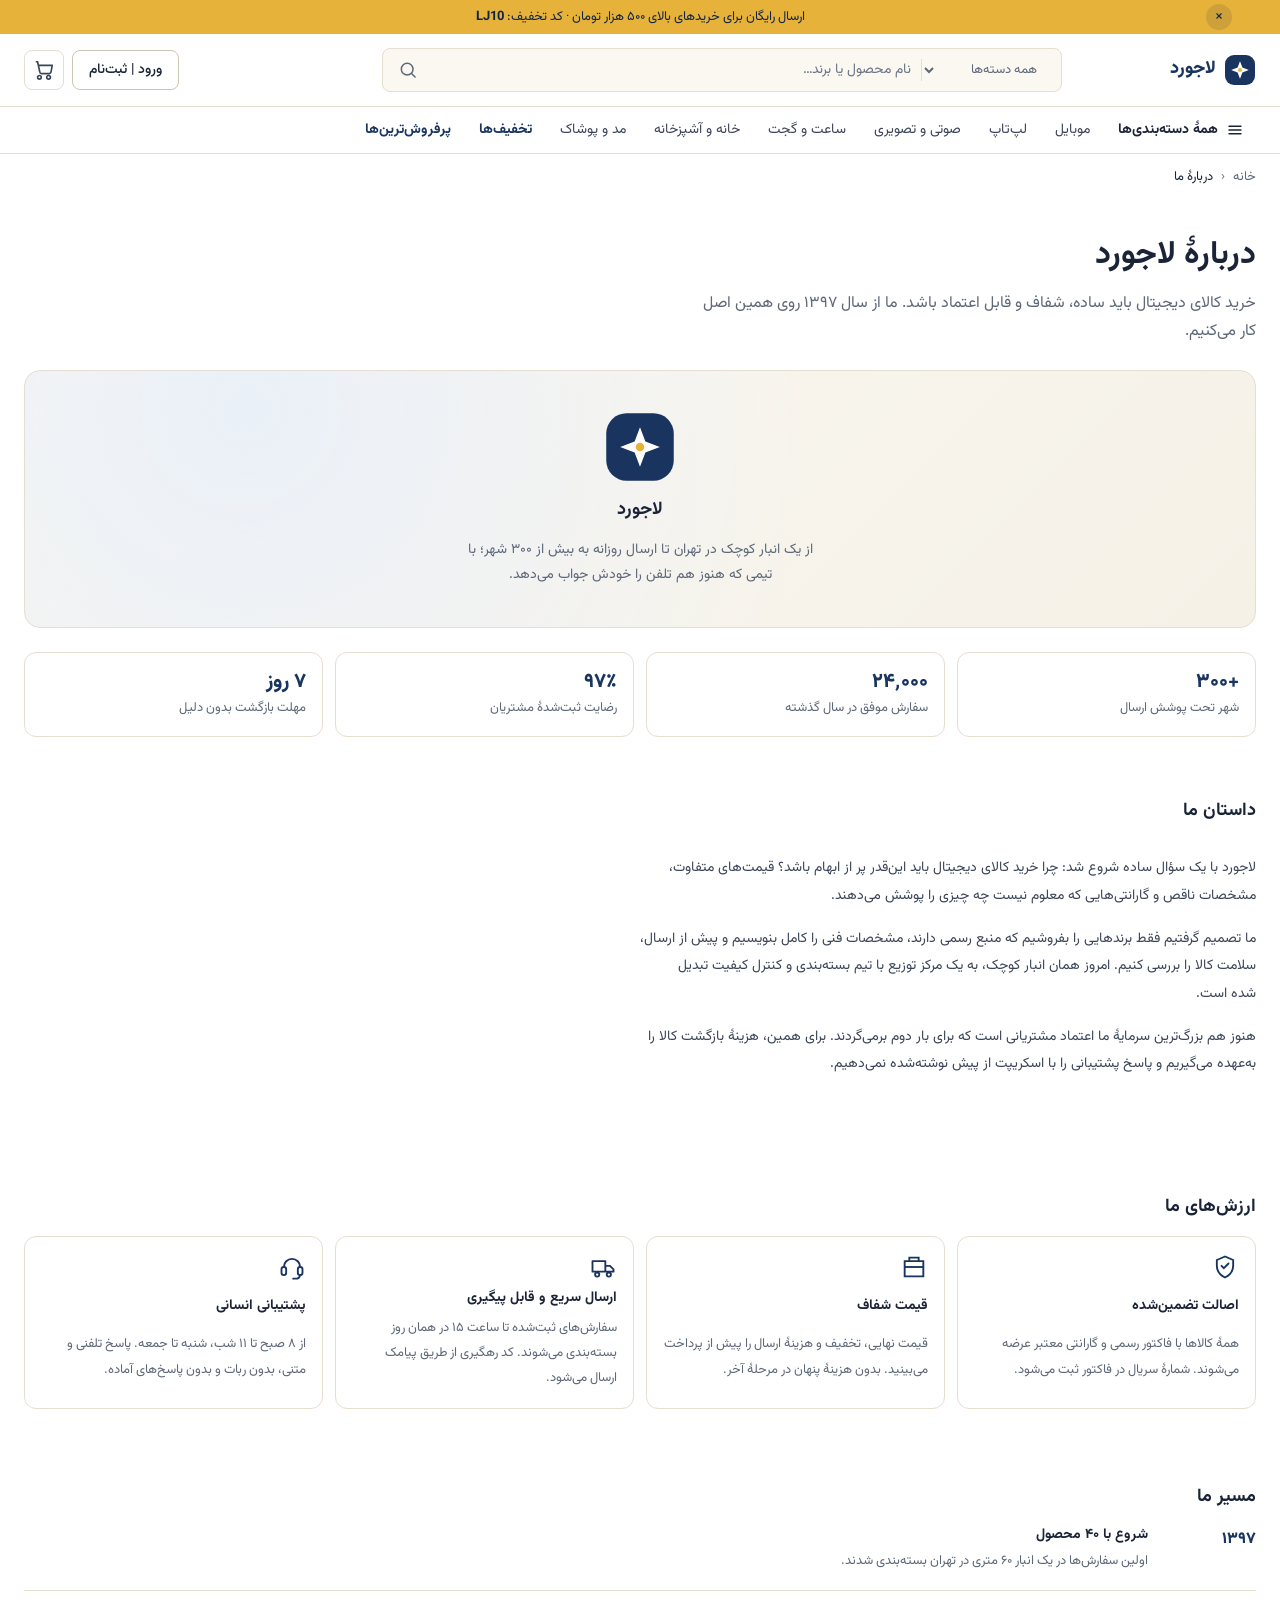
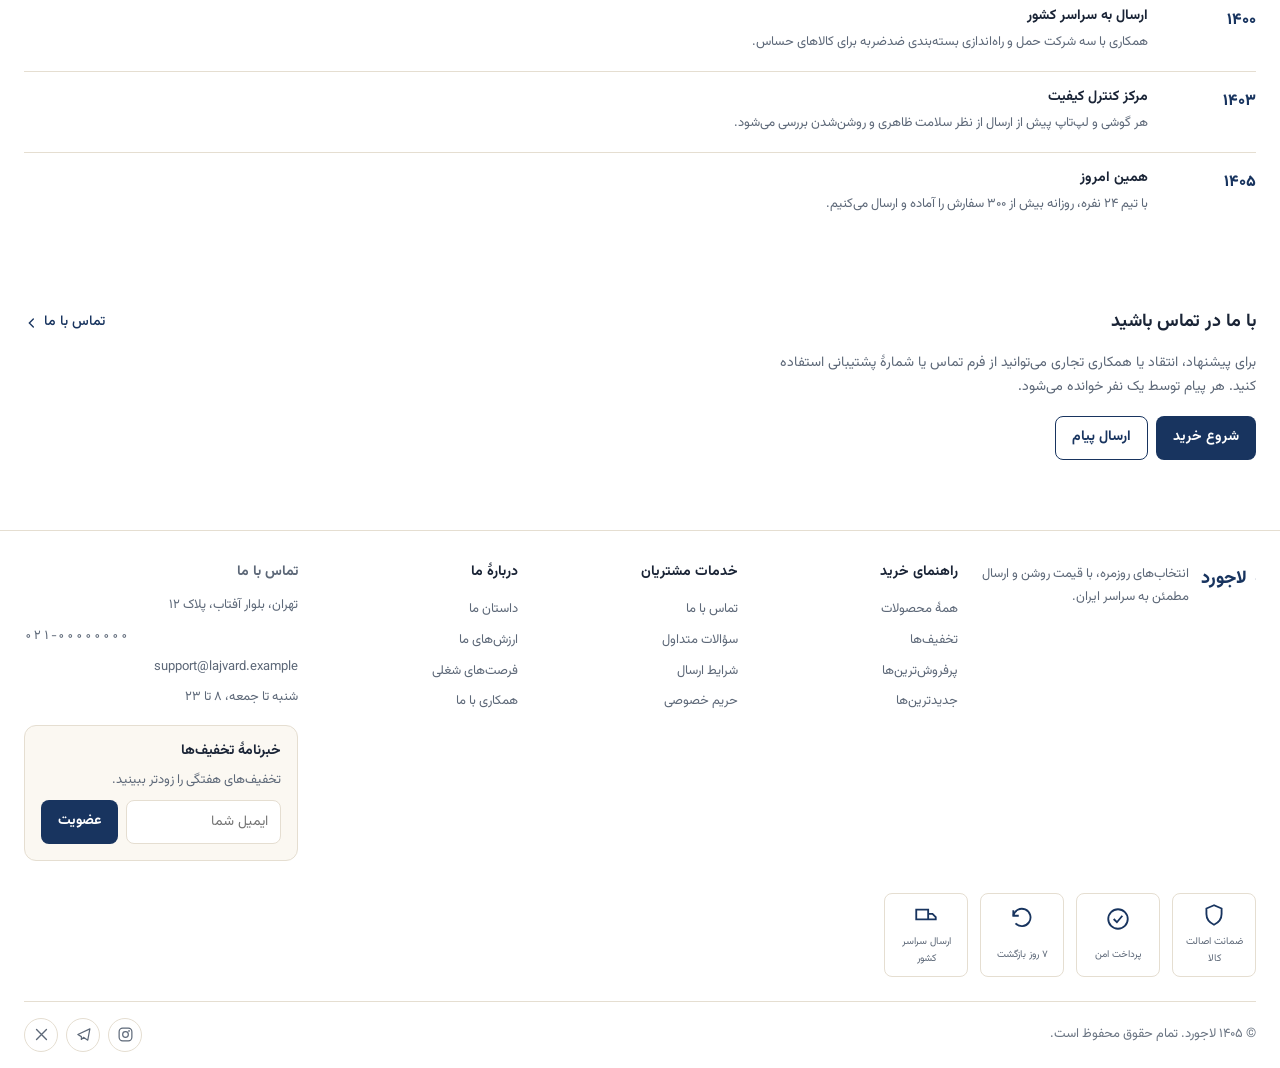
<file: about.html>
<!doctype html>
<html lang="fa" dir="rtl">
<head>
  <meta charset="utf-8">
  <meta name="viewport" content="width=device-width, initial-scale=1">
  <title>دربارهٔ ما | لاجورد</title>
  <meta name="description" content="دربارهٔ لاجورد؛ از یک ایدهٔ کوچک تا بازار آنلاینی با ضمانت اصالت کالا، ارسال سریع و پشتیبانی واقعی در سراسر ایران.">
  <link rel="canonical" href="https://lajvard.example/about.html">
  <meta name="theme-color" content="#23477d">
  <meta name="robots" content="index, follow">
  <meta property="og:type" content="website">
  <meta property="og:locale" content="fa_IR">
  <meta property="og:site_name" content="لاجورد">
  <meta property="og:title" content="دربارهٔ ما | لاجورد">
  <meta property="og:description" content="داستان لاجورد، ارزش‌ها و تعهد ما به خرید مطمئن.">
  <meta property="og:url" content="https://lajvard.example/about.html">
  <meta property="og:image" content="https://images.unsplash.com/photo-1517336714731-489689fd1ca8?auto=format&fit=crop&w=1200&h=630&q=75">
  <link rel="icon" href="assets/favicon/favicon.svg" type="image/svg+xml">
  <link rel="preload" href="assets/fonts/Vazirmatn-var.woff2" as="font" type="font/woff2" crossorigin>
  <link rel="stylesheet" href="assets/css/tokens.css">
  <link rel="stylesheet" href="assets/css/base.css">
  <link rel="stylesheet" href="assets/css/layout.css">
  <link rel="stylesheet" href="assets/css/components.css">
  <link rel="stylesheet" href="assets/css/pages.css">
</head>

<body>
  <a class="skip-link" href="#main">رفتن به محتوای اصلی</a>

  <div class="promo-bar" data-promo-bar>
    <div class="container promo-bar__inner">
      <p>ارسال رایگان برای خریدهای بالای ۵۰۰ هزار تومان <span aria-hidden="true">·</span> کد تخفیف: <bdi>LJ10</bdi></p>
      <button class="promo-bar__close" type="button" data-promo-close aria-label="بستن نوار تخفیف">×</button>
    </div>
  </div>

  <header class="site-header">
    <div class="container header-main">
      <a class="logo" href="index.html" aria-label="لاجورد — صفحهٔ اصلی">
        <svg viewBox="0 0 32 32" aria-hidden="true"><rect x="1" y="1" width="30" height="30" rx="9" fill="currentColor"/><path d="M16 7.2 18.4 13.6 24.8 16 18.4 18.4 16 24.8 13.6 18.4 7.2 16 13.6 13.6Z" fill="#fff"/><circle cx="16" cy="16" r="1.9" fill="#e7b23a"/></svg>
        <span>لاجورد</span>
      </a>

      <form class="search" role="search" data-search>
        <div class="search__box">
          <label class="visually-hidden" for="searchCat">دستهٔ جست‌وجو</label>
          <select class="search__cat" id="searchCat" data-search-cat><option value="">همه دسته‌ها</option></select>
          <label class="visually-hidden" for="q">جست‌وجو در محصولات</label>
          <input class="search__input" id="q" name="q" type="search" placeholder="نام محصول یا برند…"
                 autocomplete="off" role="combobox" aria-expanded="false" aria-controls="searchSuggest"
                 aria-autocomplete="list" data-search-input>
          <button class="search__submit" type="submit" aria-label="جست‌وجو">
            <svg viewBox="0 0 24 24" aria-hidden="true"><circle cx="11" cy="11" r="7" fill="none" stroke="currentColor" stroke-width="1.8"/><path d="m16.5 16.5 4 4" fill="none" stroke="currentColor" stroke-width="1.8" stroke-linecap="round"/></svg>
          </button>
        </div>
        <ul class="search__suggest" id="searchSuggest" role="listbox" aria-label="پیشنهادهای جست‌وجو" data-search-list hidden></ul>
      </form>

      <div class="header-actions">
        <div data-user-slot><button class="login-btn" type="button" data-dialog-open="loginDialog">ورود | ثبت‌نام</button></div>
        <a class="cart-link" href="cart.html" aria-label="سبد خرید">
          <svg viewBox="0 0 24 24" aria-hidden="true"><path d="M7 18a2 2 0 1 0 0 4 2 2 0 0 0 0-4Zm10 0a2 2 0 1 0 0 4 2 2 0 0 0 0-4ZM3 3h2l2.4 11.2A2 2 0 0 0 9.4 16h8.2a2 2 0 0 0 2-1.6L21 7H6" fill="none" stroke="currentColor" stroke-width="1.8" stroke-linejoin="round"/></svg>
          <span class="cart-count" data-cart-count hidden>۰</span>
        </a>
      </div>
    </div>

    <nav class="cat-nav" aria-label="دسته‌بندی محصولات" data-cat-nav>
      <div class="container cat-nav__inner">
        <button class="cat-nav__all" type="button" data-mega-toggle aria-expanded="false" aria-controls="megaMenu">
          <svg viewBox="0 0 24 24" aria-hidden="true"><path d="M4 7h16M4 12h16M4 17h16" fill="none" stroke="currentColor" stroke-width="1.8" stroke-linecap="round"/></svg>
          همهٔ دسته‌بندی‌ها
        </button>
        <ul class="cat-nav__list">
          <li><a href="category.html?cat=mobile" data-cat-link>موبایل</a></li>
          <li><a href="category.html?cat=laptop" data-cat-link>لپ‌تاپ</a></li>
          <li><a href="category.html?cat=audio" data-cat-link>صوتی و تصویری</a></li>
          <li><a href="category.html?cat=watch" data-cat-link>ساعت و گجت</a></li>
          <li><a href="category.html?cat=home" data-cat-link>خانه و آشپزخانه</a></li>
          <li><a href="category.html?cat=fashion" data-cat-link>مد و پوشاک</a></li>
          <li><a class="is-hot" href="category.html?deals=1" data-cat-link>تخفیف‌ها</a></li>
          <li><a class="is-hot" href="category.html?sort=bestseller" data-cat-link>پرفروش‌ترین‌ها</a></li>
        </ul>
      </div>
      <div class="mega" id="megaMenu" data-mega></div>
    </nav>
  </header>

  <main id="main">
    <div class="container">
      <nav class="breadcrumb" aria-label="مسیر صفحه">
        <ol style="display:flex;flex-wrap:wrap;gap:8px;align-items:center">
          <li><a href="index.html">خانه</a></li>
          <li aria-current="page">دربارهٔ ما</li>
        </ol>
      </nav>

      <div class="page-hero">
        <h1>دربارهٔ لاجورد</h1>
        <p>خرید کالای دیجیتال باید ساده، شفاف و قابل اعتماد باشد. ما از سال ۱۳۹۷ روی همین اصل کار می‌کنیم.</p>
      </div>

      <div class="page-cover about-cover">
        <svg viewBox="0 0 32 32" aria-hidden="true"><rect x="1" y="1" width="30" height="30" rx="9" fill="currentColor"/><path d="M16 7.2 18.4 13.6 24.8 16 18.4 18.4 16 24.8 13.6 18.4 7.2 16 13.6 13.6Z" fill="#fff"/><circle cx="16" cy="16" r="1.9" fill="#e7b23a"/></svg>
        <strong>لاجورد</strong>
        <p>از یک انبار کوچک در تهران تا ارسال روزانه به بیش از ۳۰۰ شهر؛ با تیمی که هنوز هم تلفن را خودش جواب می‌دهد.</p>
      </div>

      <div class="stats" aria-label="آمار لاجورد">
        <div class="stat"><b>+۳۰۰</b><span>شهر تحت پوشش ارسال</span></div>
        <div class="stat"><b>۲۴٬۰۰۰</b><span>سفارش موفق در سال گذشته</span></div>
        <div class="stat"><b>۹۷٪</b><span>رضایت ثبت‌شدهٔ مشتریان</span></div>
        <div class="stat"><b>۷ روز</b><span>مهلت بازگشت بدون دلیل</span></div>
      </div>

      <section class="section" aria-labelledby="story-title">
        <div class="sec-head"><h2 id="story-title">داستان ما</h2></div>
        <div class="prose-page">
          <p>لاجورد با یک سؤال ساده شروع شد: چرا خرید کالای دیجیتال باید این‌قدر پر از ابهام باشد؟ قیمت‌های متفاوت، مشخصات ناقص و گارانتی‌هایی که معلوم نیست چه چیزی را پوشش می‌دهند.</p>
          <p>ما تصمیم گرفتیم فقط برندهایی را بفروشیم که منبع رسمی دارند، مشخصات فنی را کامل بنویسیم و پیش از ارسال، سلامت کالا را بررسی کنیم. امروز همان انبار کوچک، به یک مرکز توزیع با تیم بسته‌بندی و کنترل کیفیت تبدیل شده است.</p>
          <p>هنوز هم بزرگ‌ترین سرمایهٔ ما اعتماد مشتریانی است که برای بار دوم برمی‌گردند. برای همین، هزینهٔ بازگشت کالا را به‌عهده می‌گیریم و پاسخ پشتیبانی را با اسکریپت از پیش نوشته‌شده نمی‌دهیم.</p>
        </div>
      </section>

      <section class="section" id="values" aria-labelledby="values-title">
        <div class="sec-head"><h2 id="values-title">ارزش‌های ما</h2></div>
        <div class="values-grid">
          <article class="value-card">
            <svg viewBox="0 0 24 24" aria-hidden="true"><path d="M12 3 5 6v5c0 4.5 3 8 7 10 4-2 7-5.5 7-10V6l-7-3Z" fill="none" stroke="currentColor" stroke-width="1.6"/><path d="m9 11 2 2 4-4" fill="none" stroke="currentColor" stroke-width="1.6" stroke-linecap="round"/></svg>
            <h3>اصالت تضمین‌شده</h3>
            <p>همهٔ کالاها با فاکتور رسمی و گارانتی معتبر عرضه می‌شوند. شمارهٔ سریال در فاکتور ثبت می‌شود.</p>
          </article>
          <article class="value-card">
            <svg viewBox="0 0 24 24" aria-hidden="true"><path d="M4 7h16v13H4zM8 7V4h8v3" fill="none" stroke="currentColor" stroke-width="1.6"/><path d="M4 12h16" fill="none" stroke="currentColor" stroke-width="1.6"/></svg>
            <h3>قیمت شفاف</h3>
            <p>قیمت نهایی، تخفیف و هزینهٔ ارسال را پیش از پرداخت می‌بینید. بدون هزینهٔ پنهان در مرحلهٔ آخر.</p>
          </article>
          <article class="value-card">
            <svg viewBox="0 0 24 24" aria-hidden="true"><path d="M3 7h11v9H3zM14 11h4l3 3v2h-7" fill="none" stroke="currentColor" stroke-width="1.6" stroke-linejoin="round"/><circle cx="7" cy="18.5" r="1.8" fill="none" stroke="currentColor" stroke-width="1.6"/><circle cx="17" cy="18.5" r="1.8" fill="none" stroke="currentColor" stroke-width="1.6"/></svg>
            <h3>ارسال سریع و قابل پیگیری</h3>
            <p>سفارش‌های ثبت‌شده تا ساعت ۱۵ در همان روز بسته‌بندی می‌شوند. کد رهگیری از طریق پیامک ارسال می‌شود.</p>
          </article>
          <article class="value-card">
            <svg viewBox="0 0 24 24" aria-hidden="true"><path d="M5 12a7 7 0 0 1 14 0" fill="none" stroke="currentColor" stroke-width="1.6"/><rect x="3" y="12" width="4" height="7" rx="2" fill="none" stroke="currentColor" stroke-width="1.6"/><rect x="17" y="12" width="4" height="7" rx="2" fill="none" stroke="currentColor" stroke-width="1.6"/><path d="M19 19a4 4 0 0 1-4 3h-2" fill="none" stroke="currentColor" stroke-width="1.6" stroke-linecap="round"/></svg>
            <h3>پشتیبانی انسانی</h3>
            <p>از ۸ صبح تا ۱۱ شب، شنبه تا جمعه. پاسخ تلفنی و متنی، بدون ربات و بدون پاسخ‌های آماده.</p>
          </article>
        </div>
      </section>

      <section class="section" aria-labelledby="timeline-title">
        <div class="sec-head"><h2 id="timeline-title">مسیر ما</h2></div>
        <div class="timeline">
          <div class="timeline__item">
            <span class="timeline__year">۱۳۹۷</span>
            <div><h3>شروع با ۴۰ محصول</h3><p>اولین سفارش‌ها در یک انبار ۶۰ متری در تهران بسته‌بندی شدند.</p></div>
          </div>
          <div class="timeline__item">
            <span class="timeline__year">۱۴۰۰</span>
            <div><h3>ارسال به سراسر کشور</h3><p>همکاری با سه شرکت حمل و راه‌اندازی بسته‌بندی ضدضربه برای کالاهای حساس.</p></div>
          </div>
          <div class="timeline__item">
            <span class="timeline__year">۱۴۰۳</span>
            <div><h3>مرکز کنترل کیفیت</h3><p>هر گوشی و لپ‌تاپ پیش از ارسال از نظر سلامت ظاهری و روشن‌شدن بررسی می‌شود.</p></div>
          </div>
          <div class="timeline__item">
            <span class="timeline__year">۱۴۰۵</span>
            <div><h3>همین امروز</h3><p>با تیم ۲۴ نفره، روزانه بیش از ۳۰۰ سفارش را آماده و ارسال می‌کنیم.</p></div>
          </div>
        </div>
      </section>

      <section class="section" aria-labelledby="join-title">
        <div class="sec-head">
          <h2 id="join-title">با ما در تماس باشید</h2>
          <a class="sec-head__more" href="contact.html">تماس با ما
            <svg viewBox="0 0 24 24" aria-hidden="true"><path d="m14 6-6 6 6 6" fill="none" stroke="currentColor" stroke-width="2" stroke-linecap="round"/></svg>
          </a>
        </div>
        <p class="text-sm muted" style="max-inline-size:60ch">برای پیشنهاد، انتقاد یا همکاری تجاری می‌توانید از فرم تماس یا شمارهٔ پشتیبانی استفاده کنید. هر پیام توسط یک نفر خوانده می‌شود.</p>
        <div style="display:flex;gap:var(--sp-2);flex-wrap:wrap;margin-block-start:var(--sp-4)">
          <a class="btn btn--primary" href="category.html">شروع خرید</a>
          <a class="btn btn--outline" href="contact.html">ارسال پیام</a>
        </div>
      </section>
    </div>
  </main>

  <footer class="site-footer">
    <div class="container">
      <div class="footer-top">
        <div class="footer-brand">
          <a class="logo" href="index.html" aria-label="لاجورد">
            <svg viewBox="0 0 32 32" aria-hidden="true"><rect x="1" y="1" width="30" height="30" rx="9" fill="currentColor"/><path d="M16 7.2 18.4 13.6 24.8 16 18.4 18.4 16 24.8 13.6 18.4 7.2 16 13.6 13.6Z" fill="#fff"/><circle cx="16" cy="16" r="1.9" fill="#e7b23a"/></svg>
            <span>لاجورد</span>
          </a>
          <p>انتخاب‌های روزمره، با قیمت روشن و ارسال مطمئن به سراسر ایران.</p>
        </div>
        <nav class="footer-col" aria-label="راهنمای خرید">
          <h3>راهنمای خرید</h3>
          <a href="category.html">همهٔ محصولات</a>
          <a href="category.html?deals=1">تخفیف‌ها</a>
          <a href="category.html?sort=bestseller">پرفروش‌ترین‌ها</a>
          <a href="category.html?sort=newest">جدیدترین‌ها</a>
        </nav>
        <nav class="footer-col" aria-label="خدمات مشتریان">
          <h3>خدمات مشتریان</h3>
          <a href="contact.html">تماس با ما</a>
          <a href="contact.html#faq">سؤالات متداول</a>
          <a href="contact.html#shipping">شرایط ارسال</a>
          <a href="privacy.html">حریم خصوصی</a>
        </nav>
        <nav class="footer-col" aria-label="دربارهٔ لاجورد">
          <h3>دربارهٔ ما</h3>
          <a href="about.html" aria-current="page">داستان ما</a>
          <a href="about.html#values">ارزش‌های ما</a>
          <a href="contact.html">فرصت‌های شغلی</a>
          <a href="contact.html">همکاری با ما</a>
        </nav>
        <div>
          <div class="footer-contact">
            <h3 style="margin:0 0 4px;font-size:var(--fs-sm)">تماس با ما</h3>
            <p>تهران، بلوار آفتاب، پلاک ۱۲</p>
            <a href="tel:+982100000000" dir="ltr" class="num">۰۲۱-۰۰۰۰۰۰۰۰</a>
            <a href="mailto:support@lajvard.example">support@lajvard.example</a>
            <p>شنبه تا جمعه، ۸ تا ۲۳</p>
          </div>
          <form class="newsletter" data-newsletter style="margin-block-start:var(--sp-4)">
            <h3>خبرنامهٔ تخفیف‌ها</h3>
            <p>تخفیف‌های هفتگی را زودتر ببینید.</p>
            <div class="newsletter__row">
              <label class="visually-hidden" for="newsEmail5">ایمیل شما</label>
              <input class="input" id="newsEmail5" type="email" name="email" placeholder="ایمیل شما" autocomplete="email" required>
              <button class="btn btn--primary" type="submit">عضویت</button>
            </div>
          </form>
        </div>
      </div>
      <div class="badges-row" aria-label="نشان‌های اعتماد">
        <span class="trust-badge"><svg viewBox="0 0 24 24" aria-hidden="true"><path d="M12 3 5 6v5c0 4.5 3 8 7 10 4-2 7-5.5 7-10V6l-7-3Z" fill="none" stroke="currentColor" stroke-width="1.7"/></svg>ضمانت اصالت کالا</span>
        <span class="trust-badge"><svg viewBox="0 0 24 24" aria-hidden="true"><circle cx="12" cy="12" r="9" fill="none" stroke="currentColor" stroke-width="1.7"/><path d="m8 12 3 3 5-6" fill="none" stroke="currentColor" stroke-width="1.7"/></svg>پرداخت امن</span>
        <span class="trust-badge"><svg viewBox="0 0 24 24" aria-hidden="true"><path d="M4 9a8 8 0 1 1 2 7" fill="none" stroke="currentColor" stroke-width="1.7"/><path d="M4 4v5h5" fill="none" stroke="currentColor" stroke-width="1.7"/></svg>۷ روز بازگشت</span>
        <span class="trust-badge"><svg viewBox="0 0 24 24" aria-hidden="true"><path d="M3 7h11v9H3zM14 11h4l3 3v2h-7" fill="none" stroke="currentColor" stroke-width="1.7"/></svg>ارسال سراسر کشور</span>
      </div>
    </div>
    <div class="container footer-bottom">
      <p>© ۱۴۰۵ لاجورد. تمام حقوق محفوظ است.</p>
      <div class="socials" aria-label="شبکه‌های اجتماعی">
        <a href="#" aria-label="اینستاگرام"><svg viewBox="0 0 24 24" aria-hidden="true"><rect x="3" y="3" width="18" height="18" rx="5" fill="none" stroke="currentColor" stroke-width="1.7"/><circle cx="12" cy="12" r="4" fill="none" stroke="currentColor" stroke-width="1.7"/><circle cx="17" cy="7" r="1.2" fill="currentColor"/></svg></a>
        <a href="#" aria-label="تلگرام"><svg viewBox="0 0 24 24" aria-hidden="true"><path d="m21 4-3 16-6-4-3 3v-4L4 12 21 4Z" fill="none" stroke="currentColor" stroke-width="1.7" stroke-linejoin="round"/></svg></a>
        <a href="#" aria-label="ایکس"><svg viewBox="0 0 24 24" aria-hidden="true"><path d="M5 5l14 14M19 5 5 19" fill="none" stroke="currentColor" stroke-width="1.9" stroke-linecap="round"/></svg></a>
      </div>
    </div>
  </footer>

  <nav class="tabbar" aria-label="ناوبری سریع">
    <a href="index.html"><svg viewBox="0 0 24 24" aria-hidden="true"><path d="m4 10 8-7 8 7v10h-6v-6h-4v6H4V10Z" fill="none" stroke="currentColor" stroke-width="1.7" stroke-linejoin="round"/></svg>خانه</a>
    <a href="category.html"><svg viewBox="0 0 24 24" aria-hidden="true"><path d="M4 4h7v7H4zM13 4h7v7h-7zM4 13h7v7H4zM13 13h7v7h-7z" fill="none" stroke="currentColor" stroke-width="1.7"/></svg>دسته‌ها</a>
    <a href="cart.html"><svg viewBox="0 0 24 24" aria-hidden="true"><path d="M7 18a2 2 0 1 0 0 4 2 2 0 0 0 0-4Zm10 0a2 2 0 1 0 0 4 2 2 0 0 0 0-4ZM3 3h2l2.4 11.2A2 2 0 0 0 9.4 16h8.2a2 2 0 0 0 2-1.6L21 7H6" fill="none" stroke="currentColor" stroke-width="1.8" stroke-linejoin="round"/></svg>سبد خرید<span class="cart-count" data-cart-count hidden>۰</span></a>
    <button type="button" data-dialog-open="loginDialog"><svg viewBox="0 0 24 24" aria-hidden="true"><circle cx="12" cy="8" r="4" fill="none" stroke="currentColor" stroke-width="1.8"/><path d="M4.5 20a7.5 7.5 0 0 1 15 0" fill="none" stroke="currentColor" stroke-width="1.8"/></svg>حساب من</button>
  </nav>

  <dialog class="dialog" id="loginDialog" data-login-dialog aria-labelledby="loginTitle">
    <div class="dialog__head">
      <h2 id="loginTitle">ورود | ثبت‌نام</h2>
      <button class="dialog__close" type="button" data-dialog-close aria-label="بستن پنجرهٔ ورود"><svg viewBox="0 0 24 24" aria-hidden="true" style="width:18px;height:18px"><path d="m6 6 12 12M18 6 6 18" fill="none" stroke="currentColor" stroke-width="2" stroke-linecap="round"/></svg></button>
    </div>
    <div class="dialog__body">
      <div data-step-phone>
        <div class="auth">
          <div class="auth__intro"><h3>به لاجورد خوش آمدید</h3><p>برای ورود یا ساخت حساب، شمارهٔ موبایل خود را وارد کنید.</p></div>
          <form data-phone-form novalidate>
            <div class="field">
              <label class="field__label" for="phone">شمارهٔ موبایل</label>
              <input class="input num" id="phone" name="phone" type="tel" inputmode="numeric" dir="ltr" placeholder="09121234567" autocomplete="tel" data-phone-input data-autofocus aria-describedby="phoneError">
              <p class="field__error" id="phoneError" data-phone-error role="alert"></p>
            </div>
            <button class="btn btn--primary btn--block" type="submit">دریافت کد تأیید</button>
          </form>
          <p class="auth__legal">با ورود، <a href="privacy.html">قوانین و حریم خصوصی</a> لاجورد را می‌پذیرید.</p>
        </div>
      </div>
      <div data-step-otp hidden>
        <div class="auth">
          <div class="auth__intro"><h3>کد تأیید را وارد کنید</h3><p>کد ۴ رقمی ارسال‌شده را وارد کنید. کد آزمایشی: <b class="num">۱۲۳۴</b></p></div>
          <form data-otp-form novalidate>
            <div class="otp-row" role="group" aria-label="کد تأیید چهار رقمی">
              <input type="text" inputmode="numeric" maxlength="1" aria-label="رقم اول" autocomplete="one-time-code">
              <input type="text" inputmode="numeric" maxlength="1" aria-label="رقم دوم">
              <input type="text" inputmode="numeric" maxlength="1" aria-label="رقم سوم">
              <input type="text" inputmode="numeric" maxlength="1" aria-label="رقم چهارم">
            </div>
            <p class="field__error" data-otp-error role="alert" style="margin-block:8px"></p>
            <button class="btn btn--primary btn--block" type="submit">تأیید و ورود</button>
          </form>
          <button class="auth__resend" type="button" data-resend>ارسال دوبارهٔ کد</button>
        </div>
      </div>
    </div>
  </dialog>

  <script src="assets/js/data.js" defer></script>
  <script src="assets/js/store.js" defer></script>
</body>
</html>
</file>
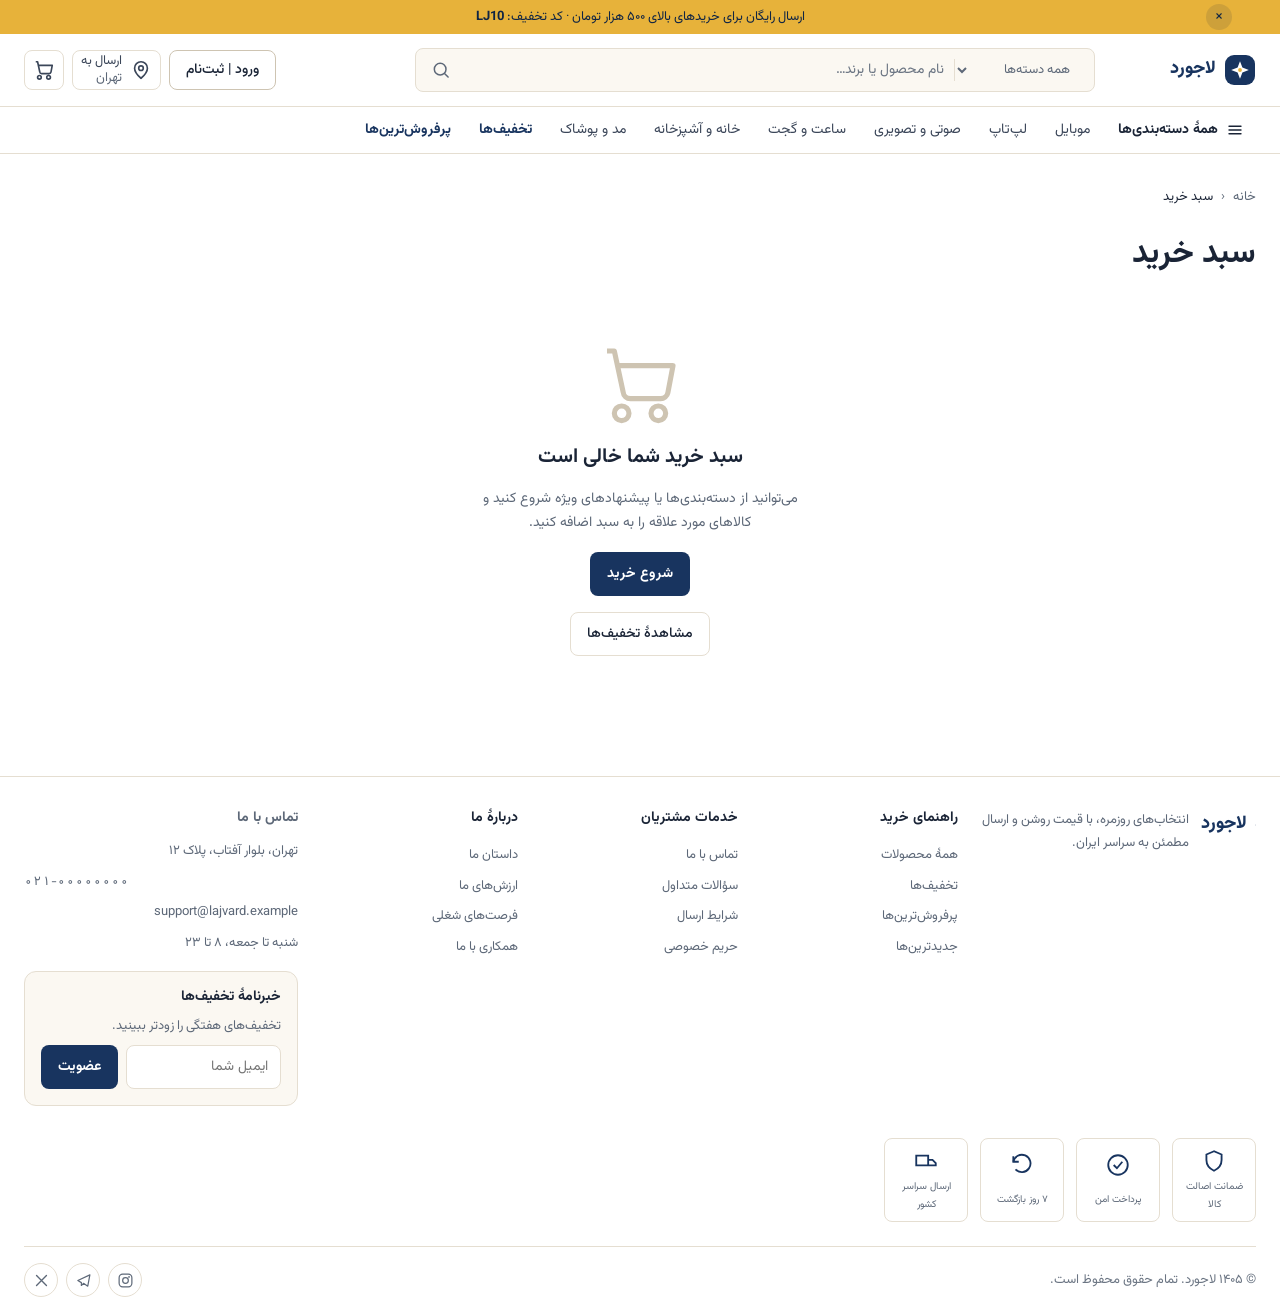
<file: cart.html>
<!doctype html>
<html lang="fa" dir="rtl">
<head>
  <meta charset="utf-8">
  <meta name="viewport" content="width=device-width, initial-scale=1">
  <title>سبد خرید | لاجورد</title>
  <meta name="description" content="سبد خرید لاجورد؛ بررسی کالاها، تغییر تعداد و مشاهدهٔ جمع مبلغ قابل پرداخت.">
  <link rel="canonical" href="https://lajvard.example/cart.html">
  <meta name="theme-color" content="#23477d">
  <meta name="robots" content="noindex, follow">
  <meta property="og:type" content="website">
  <meta property="og:locale" content="fa_IR">
  <meta property="og:site_name" content="لاجورد">
  <meta property="og:title" content="سبد خرید | لاجورد">
  <meta property="og:description" content="کالاهای انتخابی خود را بررسی و سفارش را نهایی کنید.">
  <meta property="og:image" content="https://images.unsplash.com/photo-1517336714731-489689fd1ca8?auto=format&fit=crop&w=1200&h=630&q=75">
  <link rel="icon" href="assets/favicon/favicon.svg" type="image/svg+xml">
  <link rel="preload" href="assets/fonts/Vazirmatn-var.woff2" as="font" type="font/woff2" crossorigin>
  <link rel="stylesheet" href="assets/css/tokens.css">
  <link rel="stylesheet" href="assets/css/base.css">
  <link rel="stylesheet" href="assets/css/layout.css">
  <link rel="stylesheet" href="assets/css/components.css">
  <link rel="stylesheet" href="assets/css/pages.css">
</head>

<body>
  <a class="skip-link" href="#main">رفتن به محتوای اصلی</a>

  <div class="promo-bar" data-promo-bar>
    <div class="container promo-bar__inner">
      <p>ارسال رایگان برای خریدهای بالای ۵۰۰ هزار تومان <span aria-hidden="true">·</span> کد تخفیف: <bdi>LJ10</bdi></p>
      <button class="promo-bar__close" type="button" data-promo-close aria-label="بستن نوار تخفیف">×</button>
    </div>
  </div>

  <header class="site-header">
    <div class="container header-main">
      <a class="logo" href="index.html" aria-label="لاجورد — صفحهٔ اصلی">
        <svg viewBox="0 0 32 32" aria-hidden="true"><rect x="1" y="1" width="30" height="30" rx="9" fill="currentColor"/><path d="M16 7.2 18.4 13.6 24.8 16 18.4 18.4 16 24.8 13.6 18.4 7.2 16 13.6 13.6Z" fill="#fff"/><circle cx="16" cy="16" r="1.9" fill="#e7b23a"/></svg>
        <span>لاجورد</span>
      </a>

      <form class="search" role="search" data-search>
        <div class="search__box">
          <label class="visually-hidden" for="searchCat">دستهٔ جست‌وجو</label>
          <select class="search__cat" id="searchCat" data-search-cat><option value="">همه دسته‌ها</option></select>
          <label class="visually-hidden" for="q">جست‌وجو در محصولات</label>
          <input class="search__input" id="q" name="q" type="search" placeholder="نام محصول یا برند…"
                 autocomplete="off" role="combobox" aria-expanded="false" aria-controls="searchSuggest"
                 aria-autocomplete="list" data-search-input>
          <button class="search__submit" type="submit" aria-label="جست‌وجو">
            <svg viewBox="0 0 24 24" aria-hidden="true"><circle cx="11" cy="11" r="7" fill="none" stroke="currentColor" stroke-width="1.8"/><path d="m16.5 16.5 4 4" fill="none" stroke="currentColor" stroke-width="1.8" stroke-linecap="round"/></svg>
          </button>
        </div>
        <ul class="search__suggest" id="searchSuggest" role="listbox" aria-label="پیشنهادهای جست‌وجو" data-search-list hidden></ul>
      </form>

      <div class="header-actions">
        <div data-user-slot><button class="login-btn" type="button" data-dialog-open="loginDialog">ورود | ثبت‌نام</button></div>
        <button class="icon-btn location-btn" type="button" data-dialog-open="cityDialog" aria-label="انتخاب شهر برای ارسال">
          <svg viewBox="0 0 24 24" aria-hidden="true"><path d="M12 21s7-6 7-11a7 7 0 1 0-14 0c0 5 7 11 7 11Z" fill="none" stroke="currentColor" stroke-width="1.8"/><circle cx="12" cy="10" r="2.5" fill="none" stroke="currentColor" stroke-width="1.8"/></svg>
          <span class="location-btn__text">ارسال به<b data-city-label>تهران</b></span>
        </button>
        <a class="cart-link" href="cart.html" aria-label="سبد خرید" aria-current="page">
          <svg viewBox="0 0 24 24" aria-hidden="true"><path d="M7 18a2 2 0 1 0 0 4 2 2 0 0 0 0-4Zm10 0a2 2 0 1 0 0 4 2 2 0 0 0 0-4ZM3 3h2l2.4 11.2A2 2 0 0 0 9.4 16h8.2a2 2 0 0 0 2-1.6L21 7H6" fill="none" stroke="currentColor" stroke-width="1.8" stroke-linejoin="round"/></svg>
          <span class="cart-count" data-cart-count hidden>۰</span>
        </a>
      </div>
    </div>

    <nav class="cat-nav" aria-label="دسته‌بندی محصولات" data-cat-nav>
      <div class="container cat-nav__inner">
        <button class="cat-nav__all" type="button" data-mega-toggle aria-expanded="false" aria-controls="megaMenu">
          <svg viewBox="0 0 24 24" aria-hidden="true"><path d="M4 7h16M4 12h16M4 17h16" fill="none" stroke="currentColor" stroke-width="1.8" stroke-linecap="round"/></svg>
          همهٔ دسته‌بندی‌ها
        </button>
        <ul class="cat-nav__list">
          <li><a href="category.html?cat=mobile" data-cat-link>موبایل</a></li>
          <li><a href="category.html?cat=laptop" data-cat-link>لپ‌تاپ</a></li>
          <li><a href="category.html?cat=audio" data-cat-link>صوتی و تصویری</a></li>
          <li><a href="category.html?cat=watch" data-cat-link>ساعت و گجت</a></li>
          <li><a href="category.html?cat=home" data-cat-link>خانه و آشپزخانه</a></li>
          <li><a href="category.html?cat=fashion" data-cat-link>مد و پوشاک</a></li>
          <li><a class="is-hot" href="category.html?deals=1" data-cat-link>تخفیف‌ها</a></li>
          <li><a class="is-hot" href="category.html?sort=bestseller" data-cat-link>پرفروش‌ترین‌ها</a></li>
        </ul>
      </div>
      <div class="mega" id="megaMenu" data-mega></div>
    </nav>
  </header>

  <main id="main">
    <div class="container cart-page">
      <nav class="breadcrumb" aria-label="مسیر صفحه">
        <ol style="display:flex;flex-wrap:wrap;gap:8px;align-items:center">
          <li><a href="index.html">خانه</a></li>
          <li aria-current="page">سبد خرید</li>
        </ol>
      </nav>

      <div data-cart-root>
        <h1 style="margin-block:var(--sp-3) var(--sp-4)">سبد خرید</h1>

        <div class="cart-layout" data-cart-layout hidden>
          <div>
            <div class="cart-list" data-cart-list></div>
            <p class="text-sm muted" style="margin-block-start:var(--sp-3)">
              قیمت‌ها شامل مالیات بر ارزش افزوده است. هزینهٔ ارسال در مرحلهٔ بعد محاسبه می‌شود.
            </p>
            <a class="btn btn--ghost" href="category.html" style="margin-block-start:var(--sp-3)">ادامهٔ خرید</a>
          </div>

          <aside class="summary" aria-labelledby="summaryTitle">
            <h2 id="summaryTitle">خلاصهٔ سفارش</h2>
            <div class="summary__row"><span>قیمت کالاها (<span data-summary-count>۰</span> کالا)</span><b data-summary-price>۰ تومان</b></div>
            <div class="summary__row"><span>تخفیف محصولات</span><b class="summary__saving" data-summary-discount>۰ تومان</b></div>
            <div class="summary__row"><span>هزینهٔ ارسال</span><b data-summary-shipping>۰ تومان</b></div>
            <div class="summary__row summary__row--total"><span>مبلغ قابل پرداخت</span><b data-summary-total>۰ تومان</b></div>
            <p class="text-xs muted" data-shipping-note></p>
            <button class="btn btn--primary btn--lg" type="button" data-checkout>ادامهٔ فرایند خرید</button>
            <p class="text-xs muted">پرداخت امن از طریق درگاه بانکی · ۷ روز ضمانت بازگشت</p>
          </aside>
        </div>

        <div class="cart-empty" data-cart-empty hidden>
          <svg viewBox="0 0 24 24" aria-hidden="true"><path d="M7 18a2 2 0 1 0 0 4 2 2 0 0 0 0-4Zm10 0a2 2 0 1 0 0 4 2 2 0 0 0 0-4ZM3 3h2l2.4 11.2A2 2 0 0 0 9.4 16h8.2a2 2 0 0 0 2-1.6L21 7H6" fill="none" stroke="currentColor" stroke-width="1.4" stroke-linejoin="round"/></svg>
          <h2>سبد خرید شما خالی است</h2>
          <p>می‌توانید از دسته‌بندی‌ها یا پیشنهادهای ویژه شروع کنید و کالاهای مورد علاقه را به سبد اضافه کنید.</p>
          <a class="btn btn--primary" href="category.html">شروع خرید</a>
          <a class="btn btn--ghost" href="category.html?deals=1">مشاهدهٔ تخفیف‌ها</a>
        </div>
      </div>
    </div>
  </main>

  <footer class="site-footer">
    <div class="container">
      <div class="footer-top">
        <div class="footer-brand">
          <a class="logo" href="index.html" aria-label="لاجورد">
            <svg viewBox="0 0 32 32" aria-hidden="true"><rect x="1" y="1" width="30" height="30" rx="9" fill="currentColor"/><path d="M16 7.2 18.4 13.6 24.8 16 18.4 18.4 16 24.8 13.6 18.4 7.2 16 13.6 13.6Z" fill="#fff"/><circle cx="16" cy="16" r="1.9" fill="#e7b23a"/></svg>
            <span>لاجورد</span>
          </a>
          <p>انتخاب‌های روزمره، با قیمت روشن و ارسال مطمئن به سراسر ایران.</p>
        </div>
        <nav class="footer-col" aria-label="راهنمای خرید">
          <h3>راهنمای خرید</h3>
          <a href="category.html">همهٔ محصولات</a>
          <a href="category.html?deals=1">تخفیف‌ها</a>
          <a href="category.html?sort=bestseller">پرفروش‌ترین‌ها</a>
          <a href="category.html?sort=newest">جدیدترین‌ها</a>
        </nav>
        <nav class="footer-col" aria-label="خدمات مشتریان">
          <h3>خدمات مشتریان</h3>
          <a href="contact.html">تماس با ما</a>
          <a href="contact.html#faq">سؤالات متداول</a>
          <a href="contact.html#shipping">شرایط ارسال</a>
          <a href="privacy.html">حریم خصوصی</a>
        </nav>
        <nav class="footer-col" aria-label="دربارهٔ لاجورد">
          <h3>دربارهٔ ما</h3>
          <a href="about.html">داستان ما</a>
          <a href="about.html#values">ارزش‌های ما</a>
          <a href="contact.html">فرصت‌های شغلی</a>
          <a href="contact.html">همکاری با ما</a>
        </nav>
        <div>
          <div class="footer-contact">
            <h3 style="margin:0 0 4px;font-size:var(--fs-sm)">تماس با ما</h3>
            <p>تهران، بلوار آفتاب، پلاک ۱۲</p>
            <a href="tel:+982100000000" dir="ltr" class="num">۰۲۱-۰۰۰۰۰۰۰۰</a>
            <a href="mailto:support@lajvard.example">support@lajvard.example</a>
            <p>شنبه تا جمعه، ۸ تا ۲۳</p>
          </div>
          <form class="newsletter" data-newsletter style="margin-block-start:var(--sp-4)">
            <h3>خبرنامهٔ تخفیف‌ها</h3>
            <p>تخفیف‌های هفتگی را زودتر ببینید.</p>
            <div class="newsletter__row">
              <label class="visually-hidden" for="newsEmail4">ایمیل شما</label>
              <input class="input" id="newsEmail4" type="email" name="email" placeholder="ایمیل شما" autocomplete="email" required>
              <button class="btn btn--primary" type="submit">عضویت</button>
            </div>
          </form>
        </div>
      </div>
      <div class="badges-row" aria-label="نشان‌های اعتماد">
        <span class="trust-badge"><svg viewBox="0 0 24 24" aria-hidden="true"><path d="M12 3 5 6v5c0 4.5 3 8 7 10 4-2 7-5.5 7-10V6l-7-3Z" fill="none" stroke="currentColor" stroke-width="1.7"/></svg>ضمانت اصالت کالا</span>
        <span class="trust-badge"><svg viewBox="0 0 24 24" aria-hidden="true"><circle cx="12" cy="12" r="9" fill="none" stroke="currentColor" stroke-width="1.7"/><path d="m8 12 3 3 5-6" fill="none" stroke="currentColor" stroke-width="1.7"/></svg>پرداخت امن</span>
        <span class="trust-badge"><svg viewBox="0 0 24 24" aria-hidden="true"><path d="M4 9a8 8 0 1 1 2 7" fill="none" stroke="currentColor" stroke-width="1.7"/><path d="M4 4v5h5" fill="none" stroke="currentColor" stroke-width="1.7"/></svg>۷ روز بازگشت</span>
        <span class="trust-badge"><svg viewBox="0 0 24 24" aria-hidden="true"><path d="M3 7h11v9H3zM14 11h4l3 3v2h-7" fill="none" stroke="currentColor" stroke-width="1.7"/></svg>ارسال سراسر کشور</span>
      </div>
    </div>
    <div class="container footer-bottom">
      <p>© ۱۴۰۵ لاجورد. تمام حقوق محفوظ است.</p>
      <div class="socials" aria-label="شبکه‌های اجتماعی">
        <a href="#" aria-label="اینستاگرام"><svg viewBox="0 0 24 24" aria-hidden="true"><rect x="3" y="3" width="18" height="18" rx="5" fill="none" stroke="currentColor" stroke-width="1.7"/><circle cx="12" cy="12" r="4" fill="none" stroke="currentColor" stroke-width="1.7"/><circle cx="17" cy="7" r="1.2" fill="currentColor"/></svg></a>
        <a href="#" aria-label="تلگرام"><svg viewBox="0 0 24 24" aria-hidden="true"><path d="m21 4-3 16-6-4-3 3v-4L4 12 21 4Z" fill="none" stroke="currentColor" stroke-width="1.7" stroke-linejoin="round"/></svg></a>
        <a href="#" aria-label="ایکس"><svg viewBox="0 0 24 24" aria-hidden="true"><path d="M5 5l14 14M19 5 5 19" fill="none" stroke="currentColor" stroke-width="1.9" stroke-linecap="round"/></svg></a>
      </div>
    </div>
  </footer>

  <nav class="tabbar" aria-label="ناوبری سریع">
    <a href="index.html"><svg viewBox="0 0 24 24" aria-hidden="true"><path d="m4 10 8-7 8 7v10h-6v-6h-4v6H4V10Z" fill="none" stroke="currentColor" stroke-width="1.7" stroke-linejoin="round"/></svg>خانه</a>
    <a href="category.html"><svg viewBox="0 0 24 24" aria-hidden="true"><path d="M4 4h7v7H4zM13 4h7v7h-7zM4 13h7v7H4zM13 13h7v7h-7z" fill="none" stroke="currentColor" stroke-width="1.7"/></svg>دسته‌ها</a>
    <a href="cart.html" aria-current="page"><svg viewBox="0 0 24 24" aria-hidden="true"><path d="M7 18a2 2 0 1 0 0 4 2 2 0 0 0 0-4Zm10 0a2 2 0 1 0 0 4 2 2 0 0 0 0-4ZM3 3h2l2.4 11.2A2 2 0 0 0 9.4 16h8.2a2 2 0 0 0 2-1.6L21 7H6" fill="none" stroke="currentColor" stroke-width="1.8" stroke-linejoin="round"/></svg>سبد خرید<span class="cart-count" data-cart-count hidden>۰</span></a>
    <button type="button" data-dialog-open="loginDialog"><svg viewBox="0 0 24 24" aria-hidden="true"><circle cx="12" cy="8" r="4" fill="none" stroke="currentColor" stroke-width="1.8"/><path d="M4.5 20a7.5 7.5 0 0 1 15 0" fill="none" stroke="currentColor" stroke-width="1.8"/></svg>حساب من</button>
  </nav>

  <dialog class="dialog" id="orderDialog" aria-labelledby="orderTitle">
    <div class="dialog__head">
      <h2 id="orderTitle">سفارش ثبت شد</h2>
      <button class="dialog__close" type="button" data-dialog-close aria-label="بستن"><svg viewBox="0 0 24 24" aria-hidden="true" style="width:18px;height:18px"><path d="m6 6 12 12M18 6 6 18" fill="none" stroke="currentColor" stroke-width="2" stroke-linecap="round"/></svg></button>
    </div>
    <div class="dialog__body">
      <div class="auth" style="justify-items:center;text-align:center">
        <svg viewBox="0 0 24 24" aria-hidden="true" style="width:56px;height:56px;color:var(--success)"><circle cx="12" cy="12" r="10" fill="none" stroke="currentColor" stroke-width="1.5"/><path d="m7.5 12 3 3 6-6" fill="none" stroke="currentColor" stroke-width="1.8" stroke-linecap="round" stroke-linejoin="round"/></svg>
        <p>سفارش آزمایشی شما با موفقیت ثبت شد. کد پیگیری: <b class="num" data-order-code>—</b></p>
        <p>مبلغ قابل پرداخت: <b data-order-total>—</b></p>
        <p class="text-xs muted">این نسخه نمایشی است و پرداختی انجام نمی‌شود.</p>
        <a class="btn btn--primary btn--block" href="index.html">بازگشت به خانه</a>
      </div>
    </div>
  </dialog>

  <dialog class="dialog" id="loginDialog" data-login-dialog aria-labelledby="loginTitle">
    <div class="dialog__head">
      <h2 id="loginTitle">ورود | ثبت‌نام</h2>
      <button class="dialog__close" type="button" data-dialog-close aria-label="بستن پنجرهٔ ورود"><svg viewBox="0 0 24 24" aria-hidden="true" style="width:18px;height:18px"><path d="m6 6 12 12M18 6 6 18" fill="none" stroke="currentColor" stroke-width="2" stroke-linecap="round"/></svg></button>
    </div>
    <div class="dialog__body">
      <div data-step-phone>
        <div class="auth">
          <div class="auth__intro"><h3>به لاجورد خوش آمدید</h3><p>برای ورود یا ساخت حساب، شمارهٔ موبایل خود را وارد کنید.</p></div>
          <form data-phone-form novalidate>
            <div class="field">
              <label class="field__label" for="phone">شمارهٔ موبایل</label>
              <input class="input num" id="phone" name="phone" type="tel" inputmode="numeric" dir="ltr" placeholder="09121234567" autocomplete="tel" data-phone-input data-autofocus aria-describedby="phoneError">
              <p class="field__error" id="phoneError" data-phone-error role="alert"></p>
            </div>
            <button class="btn btn--primary btn--block" type="submit">دریافت کد تأیید</button>
          </form>
          <p class="auth__legal">با ورود، <a href="privacy.html">قوانین و حریم خصوصی</a> لاجورد را می‌پذیرید.</p>
        </div>
      </div>
      <div data-step-otp hidden>
        <div class="auth">
          <div class="auth__intro"><h3>کد تأیید را وارد کنید</h3><p>کد ۴ رقمی ارسال‌شده را وارد کنید. کد آزمایشی: <b class="num">۱۲۳۴</b></p></div>
          <form data-otp-form novalidate>
            <div class="otp-row" role="group" aria-label="کد تأیید چهار رقمی">
              <input type="text" inputmode="numeric" maxlength="1" aria-label="رقم اول" autocomplete="one-time-code">
              <input type="text" inputmode="numeric" maxlength="1" aria-label="رقم دوم">
              <input type="text" inputmode="numeric" maxlength="1" aria-label="رقم سوم">
              <input type="text" inputmode="numeric" maxlength="1" aria-label="رقم چهارم">
            </div>
            <p class="field__error" data-otp-error role="alert" style="margin-block:8px"></p>
            <button class="btn btn--primary btn--block" type="submit">تأیید و ورود</button>
          </form>
          <button class="auth__resend" type="button" data-resend>ارسال دوبارهٔ کد</button>
        </div>
      </div>
    </div>
  </dialog>

  <dialog class="dialog" id="cityDialog" aria-labelledby="cityTitle">
    <div class="dialog__head">
      <h2 id="cityTitle">شهر خود را انتخاب کنید</h2>
      <button class="dialog__close" type="button" data-dialog-close aria-label="بستن"><svg viewBox="0 0 24 24" aria-hidden="true" style="width:18px;height:18px"><path d="m6 6 12 12M18 6 6 18" fill="none" stroke="currentColor" stroke-width="2" stroke-linecap="round"/></svg></button>
    </div>
    <div class="dialog__body">
      <div class="city-list" role="radiogroup" aria-label="فهرست شهرها">
        <button type="button" role="radio" aria-checked="true" data-city="تهران">تهران</button>
        <button type="button" role="radio" aria-checked="false" data-city="کرج">کرج</button>
        <button type="button" role="radio" aria-checked="false" data-city="مشهد">مشهد</button>
        <button type="button" role="radio" aria-checked="false" data-city="اصفهان">اصفهان</button>
        <button type="button" role="radio" aria-checked="false" data-city="شیراز">شیراز</button>
        <button type="button" role="radio" aria-checked="false" data-city="تبریز">تبریز</button>
        <button type="button" role="radio" aria-checked="false" data-city="اهواز">اهواز</button>
        <button type="button" role="radio" aria-checked="false" data-city="رشت">رشت</button>
      </div>
    </div>
  </dialog>

  <script src="assets/js/data.js" defer></script>
  <script src="assets/js/store.js" defer></script>
  <script src="assets/js/cart.js" defer></script>
</body>
</html>
</file>
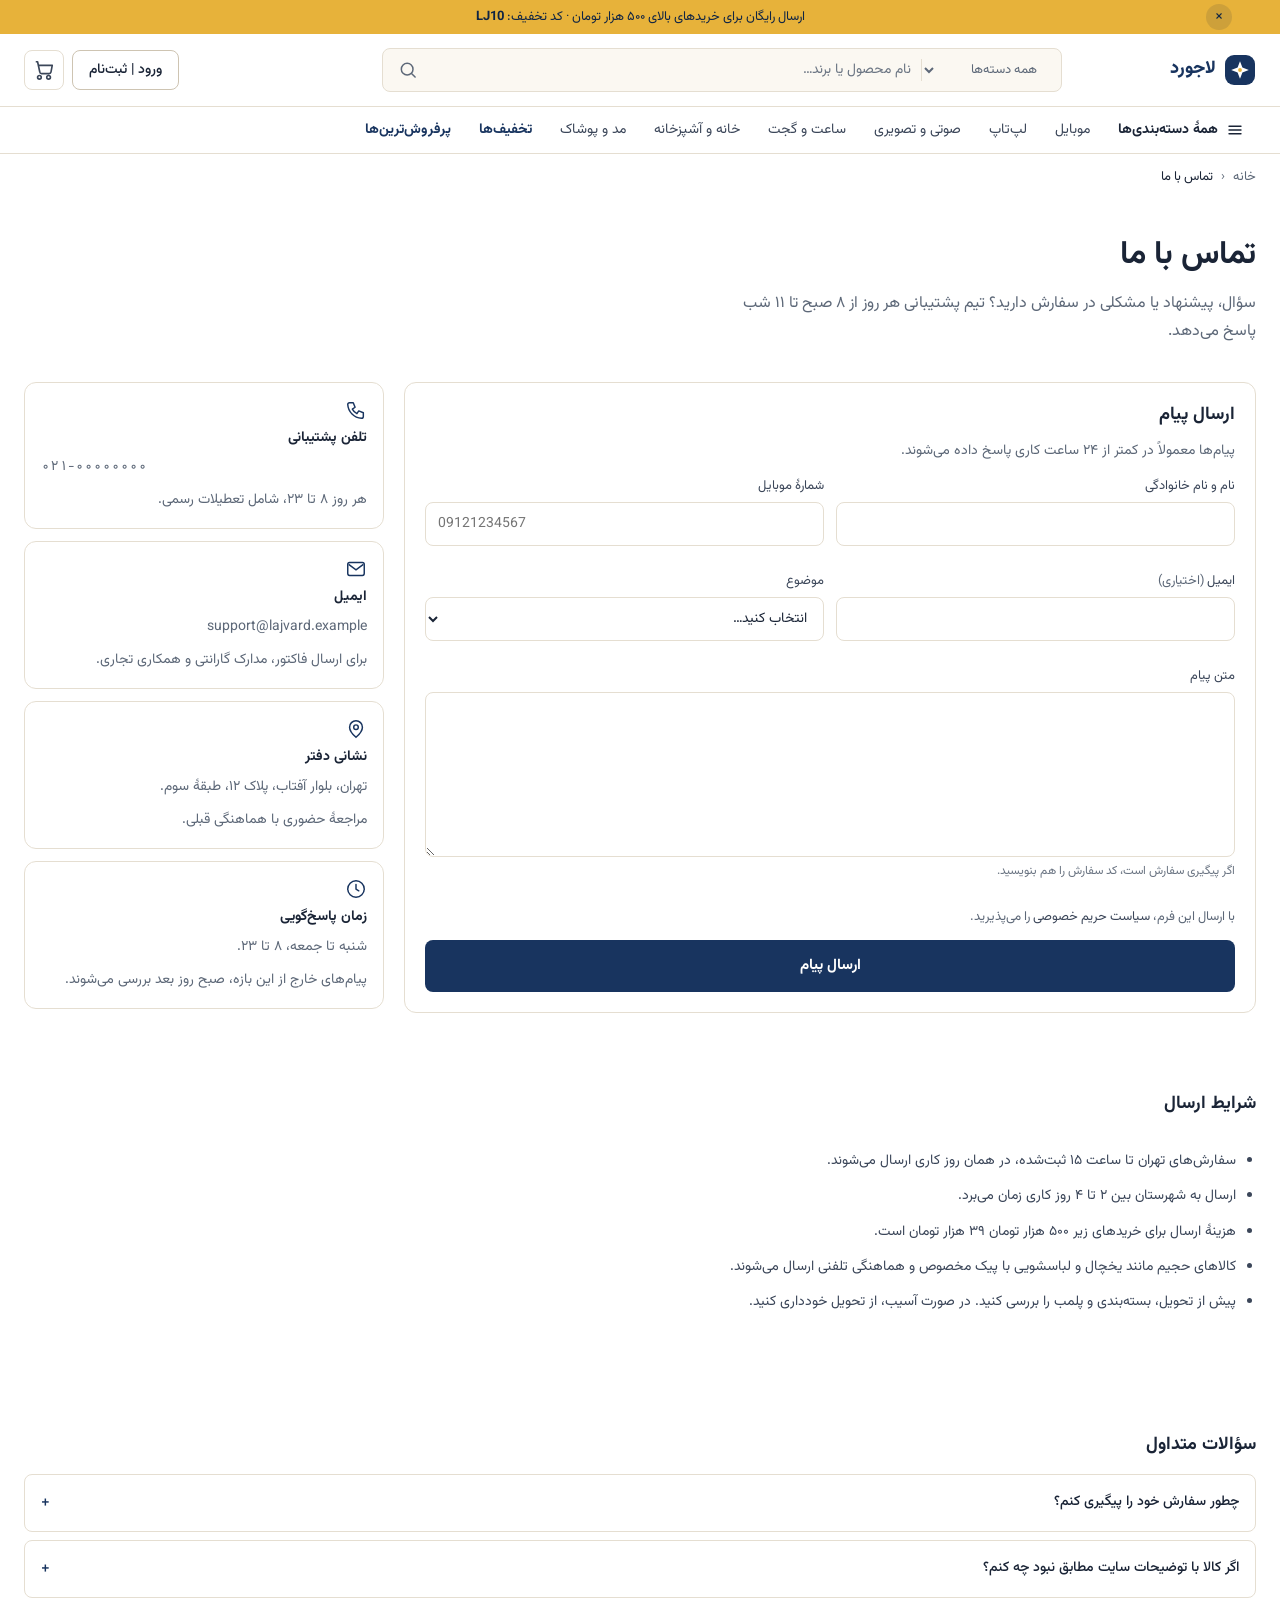
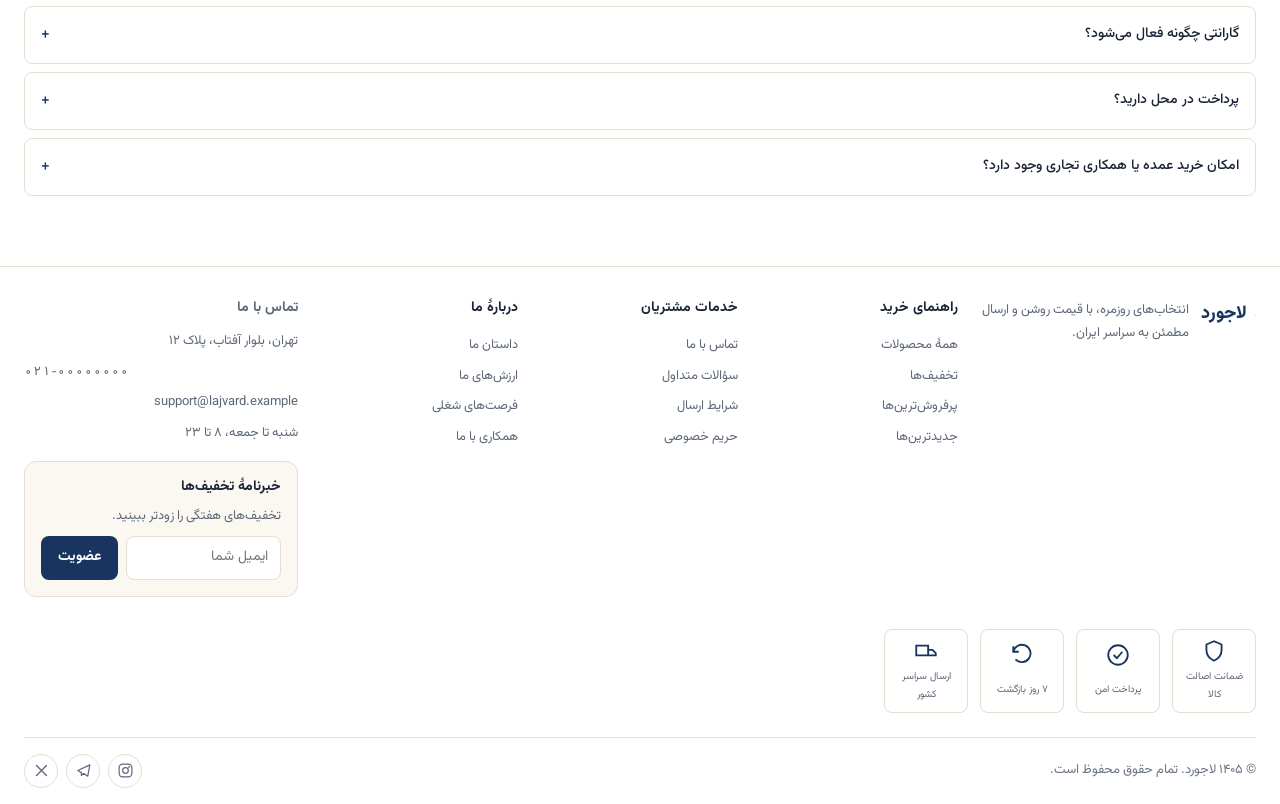
<file: contact.html>
<!doctype html>
<html lang="fa" dir="rtl">
<head>
  <meta charset="utf-8">
  <meta name="viewport" content="width=device-width, initial-scale=1">
  <title>تماس با ما | لاجورد</title>
  <meta name="description" content="راه‌های تماس با لاجورد: تلفن پشتیبانی، ایمیل، فرم تماس و پاسخ سؤالات متداول دربارهٔ ارسال و بازگشت کالا.">
  <link rel="canonical" href="https://lajvard.example/contact.html">
  <meta name="theme-color" content="#23477d">
  <meta name="robots" content="index, follow">
  <meta property="og:type" content="website">
  <meta property="og:locale" content="fa_IR">
  <meta property="og:site_name" content="لاجورد">
  <meta property="og:title" content="تماس با ما | لاجورد">
  <meta property="og:description" content="پشتیبانی لاجورد، هر روز از ۸ تا ۲۳.">
  <meta property="og:url" content="https://lajvard.example/contact.html">
  <meta property="og:image" content="https://images.unsplash.com/photo-1517336714731-489689fd1ca8?auto=format&fit=crop&w=1200&h=630&q=75">
  <link rel="icon" href="assets/favicon/favicon.svg" type="image/svg+xml">
  <link rel="preload" href="assets/fonts/Vazirmatn-var.woff2" as="font" type="font/woff2" crossorigin>
  <link rel="stylesheet" href="assets/css/tokens.css">
  <link rel="stylesheet" href="assets/css/base.css">
  <link rel="stylesheet" href="assets/css/layout.css">
  <link rel="stylesheet" href="assets/css/components.css">
  <link rel="stylesheet" href="assets/css/pages.css">
</head>

<body>
  <a class="skip-link" href="#main">رفتن به محتوای اصلی</a>

  <div class="promo-bar" data-promo-bar>
    <div class="container promo-bar__inner">
      <p>ارسال رایگان برای خریدهای بالای ۵۰۰ هزار تومان <span aria-hidden="true">·</span> کد تخفیف: <bdi>LJ10</bdi></p>
      <button class="promo-bar__close" type="button" data-promo-close aria-label="بستن نوار تخفیف">×</button>
    </div>
  </div>

  <header class="site-header">
    <div class="container header-main">
      <a class="logo" href="index.html" aria-label="لاجورد — صفحهٔ اصلی">
        <svg viewBox="0 0 32 32" aria-hidden="true"><rect x="1" y="1" width="30" height="30" rx="9" fill="currentColor"/><path d="M16 7.2 18.4 13.6 24.8 16 18.4 18.4 16 24.8 13.6 18.4 7.2 16 13.6 13.6Z" fill="#fff"/><circle cx="16" cy="16" r="1.9" fill="#e7b23a"/></svg>
        <span>لاجورد</span>
      </a>

      <form class="search" role="search" data-search>
        <div class="search__box">
          <label class="visually-hidden" for="searchCat">دستهٔ جست‌وجو</label>
          <select class="search__cat" id="searchCat" data-search-cat><option value="">همه دسته‌ها</option></select>
          <label class="visually-hidden" for="q">جست‌وجو در محصولات</label>
          <input class="search__input" id="q" name="q" type="search" placeholder="نام محصول یا برند…"
                 autocomplete="off" role="combobox" aria-expanded="false" aria-controls="searchSuggest"
                 aria-autocomplete="list" data-search-input>
          <button class="search__submit" type="submit" aria-label="جست‌وجو">
            <svg viewBox="0 0 24 24" aria-hidden="true"><circle cx="11" cy="11" r="7" fill="none" stroke="currentColor" stroke-width="1.8"/><path d="m16.5 16.5 4 4" fill="none" stroke="currentColor" stroke-width="1.8" stroke-linecap="round"/></svg>
          </button>
        </div>
        <ul class="search__suggest" id="searchSuggest" role="listbox" aria-label="پیشنهادهای جست‌وجو" data-search-list hidden></ul>
      </form>

      <div class="header-actions">
        <div data-user-slot><button class="login-btn" type="button" data-dialog-open="loginDialog">ورود | ثبت‌نام</button></div>
        <a class="cart-link" href="cart.html" aria-label="سبد خرید">
          <svg viewBox="0 0 24 24" aria-hidden="true"><path d="M7 18a2 2 0 1 0 0 4 2 2 0 0 0 0-4Zm10 0a2 2 0 1 0 0 4 2 2 0 0 0 0-4ZM3 3h2l2.4 11.2A2 2 0 0 0 9.4 16h8.2a2 2 0 0 0 2-1.6L21 7H6" fill="none" stroke="currentColor" stroke-width="1.8" stroke-linejoin="round"/></svg>
          <span class="cart-count" data-cart-count hidden>۰</span>
        </a>
      </div>
    </div>

    <nav class="cat-nav" aria-label="دسته‌بندی محصولات" data-cat-nav>
      <div class="container cat-nav__inner">
        <button class="cat-nav__all" type="button" data-mega-toggle aria-expanded="false" aria-controls="megaMenu">
          <svg viewBox="0 0 24 24" aria-hidden="true"><path d="M4 7h16M4 12h16M4 17h16" fill="none" stroke="currentColor" stroke-width="1.8" stroke-linecap="round"/></svg>
          همهٔ دسته‌بندی‌ها
        </button>
        <ul class="cat-nav__list">
          <li><a href="category.html?cat=mobile" data-cat-link>موبایل</a></li>
          <li><a href="category.html?cat=laptop" data-cat-link>لپ‌تاپ</a></li>
          <li><a href="category.html?cat=audio" data-cat-link>صوتی و تصویری</a></li>
          <li><a href="category.html?cat=watch" data-cat-link>ساعت و گجت</a></li>
          <li><a href="category.html?cat=home" data-cat-link>خانه و آشپزخانه</a></li>
          <li><a href="category.html?cat=fashion" data-cat-link>مد و پوشاک</a></li>
          <li><a class="is-hot" href="category.html?deals=1" data-cat-link>تخفیف‌ها</a></li>
          <li><a class="is-hot" href="category.html?sort=bestseller" data-cat-link>پرفروش‌ترین‌ها</a></li>
        </ul>
      </div>
      <div class="mega" id="megaMenu" data-mega></div>
    </nav>
  </header>

  <main id="main">
    <div class="container">
      <nav class="breadcrumb" aria-label="مسیر صفحه">
        <ol style="display:flex;flex-wrap:wrap;gap:8px;align-items:center">
          <li><a href="index.html">خانه</a></li>
          <li aria-current="page">تماس با ما</li>
        </ol>
      </nav>

      <div class="page-hero">
        <h1>تماس با ما</h1>
        <p>سؤال، پیشنهاد یا مشکلی در سفارش دارید؟ تیم پشتیبانی هر روز از ۸ صبح تا ۱۱ شب پاسخ می‌دهد.</p>
      </div>

      <div class="contact-layout">
        <form class="contact-form" data-contact-form novalidate aria-labelledby="contact-form-title">
          <h2 id="contact-form-title">ارسال پیام</h2>
          <p class="text-sm muted">پیام‌ها معمولاً در کمتر از ۲۴ ساعت کاری پاسخ داده می‌شوند.</p>

          <div class="field-row">
            <div class="field">
              <label class="field__label" for="cName">نام و نام خانوادگی</label>
              <input class="input" id="cName" name="name" type="text" autocomplete="name" required minlength="3" aria-describedby="cNameError">
              <p class="field__error" id="cNameError" data-error-for="name"></p>
            </div>
            <div class="field">
              <label class="field__label" for="cPhone">شمارهٔ موبایل</label>
              <input class="input num" id="cPhone" name="phone" type="tel" inputmode="numeric" dir="ltr" autocomplete="tel" placeholder="09121234567" required aria-describedby="cPhoneError">
              <p class="field__error" id="cPhoneError" data-error-for="phone"></p>
            </div>
          </div>

          <div class="field-row">
            <div class="field">
              <label class="field__label" for="cEmail">ایمیل <span class="text-xs muted">(اختیاری)</span></label>
              <input class="input" id="cEmail" name="email" type="email" dir="ltr" autocomplete="email" aria-describedby="cEmailError">
              <p class="field__error" id="cEmailError" data-error-for="email"></p>
            </div>
            <div class="field">
              <label class="field__label" for="cSubject">موضوع</label>
              <select class="input" id="cSubject" name="subject" required aria-describedby="cSubjectError">
                <option value="">انتخاب کنید…</option>
                <option value="order">پیگیری سفارش</option>
                <option value="warranty">گارانتی و خدمات پس از فروش</option>
                <option value="return">بازگشت کالا</option>
                <option value="cooperation">همکاری تجاری</option>
                <option value="other">سایر موارد</option>
              </select>
              <p class="field__error" id="cSubjectError" data-error-for="subject"></p>
            </div>
          </div>

          <div class="field">
            <label class="field__label" for="cMessage">متن پیام</label>
            <textarea class="input" id="cMessage" name="message" rows="6" required minlength="10" aria-describedby="cMessageError cMessageHint"></textarea>
            <p class="field__hint" id="cMessageHint">اگر پیگیری سفارش است، کد سفارش را هم بنویسید.</p>
            <p class="field__error" id="cMessageError" data-error-for="message"></p>
          </div>

          <p class="text-xs muted">با ارسال این فرم، <a href="privacy.html">سیاست حریم خصوصی</a> را می‌پذیرید.</p>
          <button class="btn btn--primary btn--lg" type="submit">ارسال پیام</button>
          <p class="summary__saving" data-contact-success role="status" hidden>پیام شما ثبت شد. به‌زودی تماس می‌گیریم.</p>
        </form>

        <div class="contact-cards">
          <section class="contact-card" aria-labelledby="cc-phone">
            <svg viewBox="0 0 24 24" aria-hidden="true"><path d="M5 4h4l2 5-3 2a12 12 0 0 0 5 5l2-3 5 2v4a2 2 0 0 1-2 2A16 16 0 0 1 3 6a2 2 0 0 1 2-2Z" fill="none" stroke="currentColor" stroke-width="1.6" stroke-linejoin="round"/></svg>
            <h2 id="cc-phone">تلفن پشتیبانی</h2>
            <a href="tel:+982100000000" dir="ltr" class="num">۰۲۱-۰۰۰۰۰۰۰۰</a>
            <p>هر روز ۸ تا ۲۳، شامل تعطیلات رسمی.</p>
          </section>
          <section class="contact-card" aria-labelledby="cc-email">
            <svg viewBox="0 0 24 24" aria-hidden="true"><rect x="3" y="5" width="18" height="14" rx="2" fill="none" stroke="currentColor" stroke-width="1.6"/><path d="m4 7 8 6 8-6" fill="none" stroke="currentColor" stroke-width="1.6"/></svg>
            <h2 id="cc-email">ایمیل</h2>
            <a href="mailto:support@lajvard.example">support@lajvard.example</a>
            <p>برای ارسال فاکتور، مدارک گارانتی و همکاری تجاری.</p>
          </section>
          <section class="contact-card" aria-labelledby="cc-address">
            <svg viewBox="0 0 24 24" aria-hidden="true"><path d="M12 21s7-6 7-11a7 7 0 1 0-14 0c0 5 7 11 7 11Z" fill="none" stroke="currentColor" stroke-width="1.6"/><circle cx="12" cy="10" r="2.5" fill="none" stroke="currentColor" stroke-width="1.6"/></svg>
            <h2 id="cc-address">نشانی دفتر</h2>
            <p>تهران، بلوار آفتاب، پلاک ۱۲، طبقهٔ سوم.</p>
            <p>مراجعهٔ حضوری با هماهنگی قبلی.</p>
          </section>
          <section class="contact-card" aria-labelledby="cc-hours">
            <svg viewBox="0 0 24 24" aria-hidden="true"><circle cx="12" cy="12" r="9" fill="none" stroke="currentColor" stroke-width="1.6"/><path d="M12 7v5l3 2" fill="none" stroke="currentColor" stroke-width="1.6" stroke-linecap="round"/></svg>
            <h2 id="cc-hours">زمان پاسخ‌گویی</h2>
            <p>شنبه تا جمعه، ۸ تا ۲۳.</p>
            <p>پیام‌های خارج از این بازه، صبح روز بعد بررسی می‌شوند.</p>
          </section>
        </div>
      </div>

      <section class="section" id="shipping" aria-labelledby="shipping-title">
        <div class="sec-head"><h2 id="shipping-title">شرایط ارسال</h2></div>
        <div class="prose-page">
          <ul>
            <li>سفارش‌های تهران تا ساعت ۱۵ ثبت‌شده، در همان روز کاری ارسال می‌شوند.</li>
            <li>ارسال به شهرستان بین ۲ تا ۴ روز کاری زمان می‌برد.</li>
            <li>هزینهٔ ارسال برای خریدهای زیر ۵۰۰ هزار تومان ۳۹ هزار تومان است.</li>
            <li>کالاهای حجیم مانند یخچال و لباسشویی با پیک مخصوص و هماهنگی تلفنی ارسال می‌شوند.</li>
            <li>پیش از تحویل، بسته‌بندی و پلمب را بررسی کنید. در صورت آسیب، از تحویل خودداری کنید.</li>
          </ul>
        </div>
      </section>

      <section class="section" id="faq" aria-labelledby="faq-title">
        <div class="sec-head"><h2 id="faq-title">سؤالات متداول</h2></div>
        <div class="faq">
          <details>
            <summary>چطور سفارش خود را پیگیری کنم؟</summary>
            <p>پس از ارسال، کد رهگیری از طریق پیامک برای شما ارسال می‌شود. با همان کد می‌توانید وضعیت مرسوله را در سایت شرکت حمل ببینید. در صورت نیاز، کد سفارش را به پشتیبانی بدهید.</p>
          </details>
          <details>
            <summary>اگر کالا با توضیحات سایت مطابق نبود چه کنم؟</summary>
            <p>تا هفت روز پس از تحویل می‌توانید درخواست بازگشت ثبت کنید. کالا باید در بسته‌بندی اصلی و بدون آسیب باشد. هزینهٔ بازگشت در صورت مغایرت با توضیحات، بر عهدهٔ لاجورد است.</p>
          </details>
          <details>
            <summary>گارانتی چگونه فعال می‌شود؟</summary>
            <p>فاکتور رسمی و کارت گارانتی همراه کالا ارسال می‌شود. برای فعال‌سازی، شمارهٔ سریال را در سایت نمایندگی ثبت کنید. تیم ما در این مرحله هم می‌تواند راهنمایی کند.</p>
          </details>
          <details>
            <summary>پرداخت در محل دارید؟</summary>
            <p>در حال حاضر پرداخت آنلاین از طریق درگاه بانکی انجام می‌شود. پرداخت در محل فقط برای برخی کالاهای حجیم و با هماهنگی تلفنی امکان‌پذیر است.</p>
          </details>
          <details>
            <summary>امکان خرید عمده یا همکاری تجاری وجود دارد؟</summary>
            <p>بله. در فرم تماس، موضوع «همکاری تجاری» را انتخاب کنید و حجم تقریبی سفارش را بنویسید. تیم فروش سازمانی در روزهای کاری تماس می‌گیرد.</p>
          </details>
        </div>
      </section>
    </div>
  </main>

  <footer class="site-footer">
    <div class="container">
      <div class="footer-top">
        <div class="footer-brand">
          <a class="logo" href="index.html" aria-label="لاجورد">
            <svg viewBox="0 0 32 32" aria-hidden="true"><rect x="1" y="1" width="30" height="30" rx="9" fill="currentColor"/><path d="M16 7.2 18.4 13.6 24.8 16 18.4 18.4 16 24.8 13.6 18.4 7.2 16 13.6 13.6Z" fill="#fff"/><circle cx="16" cy="16" r="1.9" fill="#e7b23a"/></svg>
            <span>لاجورد</span>
          </a>
          <p>انتخاب‌های روزمره، با قیمت روشن و ارسال مطمئن به سراسر ایران.</p>
        </div>
        <nav class="footer-col" aria-label="راهنمای خرید">
          <h3>راهنمای خرید</h3>
          <a href="category.html">همهٔ محصولات</a>
          <a href="category.html?deals=1">تخفیف‌ها</a>
          <a href="category.html?sort=bestseller">پرفروش‌ترین‌ها</a>
          <a href="category.html?sort=newest">جدیدترین‌ها</a>
        </nav>
        <nav class="footer-col" aria-label="خدمات مشتریان">
          <h3>خدمات مشتریان</h3>
          <a href="contact.html" aria-current="page">تماس با ما</a>
          <a href="contact.html#faq">سؤالات متداول</a>
          <a href="contact.html#shipping">شرایط ارسال</a>
          <a href="privacy.html">حریم خصوصی</a>
        </nav>
        <nav class="footer-col" aria-label="دربارهٔ لاجورد">
          <h3>دربارهٔ ما</h3>
          <a href="about.html">داستان ما</a>
          <a href="about.html#values">ارزش‌های ما</a>
          <a href="contact.html">فرصت‌های شغلی</a>
          <a href="contact.html">همکاری با ما</a>
        </nav>
        <div>
          <div class="footer-contact">
            <h3 style="margin:0 0 4px;font-size:var(--fs-sm)">تماس با ما</h3>
            <p>تهران، بلوار آفتاب، پلاک ۱۲</p>
            <a href="tel:+982100000000" dir="ltr" class="num">۰۲۱-۰۰۰۰۰۰۰۰</a>
            <a href="mailto:support@lajvard.example">support@lajvard.example</a>
            <p>شنبه تا جمعه، ۸ تا ۲۳</p>
          </div>
          <form class="newsletter" data-newsletter style="margin-block-start:var(--sp-4)">
            <h3>خبرنامهٔ تخفیف‌ها</h3>
            <p>تخفیف‌های هفتگی را زودتر ببینید.</p>
            <div class="newsletter__row">
              <label class="visually-hidden" for="newsEmail6">ایمیل شما</label>
              <input class="input" id="newsEmail6" type="email" name="email" placeholder="ایمیل شما" autocomplete="email" required>
              <button class="btn btn--primary" type="submit">عضویت</button>
            </div>
          </form>
        </div>
      </div>
      <div class="badges-row" aria-label="نشان‌های اعتماد">
        <span class="trust-badge"><svg viewBox="0 0 24 24" aria-hidden="true"><path d="M12 3 5 6v5c0 4.5 3 8 7 10 4-2 7-5.5 7-10V6l-7-3Z" fill="none" stroke="currentColor" stroke-width="1.7"/></svg>ضمانت اصالت کالا</span>
        <span class="trust-badge"><svg viewBox="0 0 24 24" aria-hidden="true"><circle cx="12" cy="12" r="9" fill="none" stroke="currentColor" stroke-width="1.7"/><path d="m8 12 3 3 5-6" fill="none" stroke="currentColor" stroke-width="1.7"/></svg>پرداخت امن</span>
        <span class="trust-badge"><svg viewBox="0 0 24 24" aria-hidden="true"><path d="M4 9a8 8 0 1 1 2 7" fill="none" stroke="currentColor" stroke-width="1.7"/><path d="M4 4v5h5" fill="none" stroke="currentColor" stroke-width="1.7"/></svg>۷ روز بازگشت</span>
        <span class="trust-badge"><svg viewBox="0 0 24 24" aria-hidden="true"><path d="M3 7h11v9H3zM14 11h4l3 3v2h-7" fill="none" stroke="currentColor" stroke-width="1.7"/></svg>ارسال سراسر کشور</span>
      </div>
    </div>
    <div class="container footer-bottom">
      <p>© ۱۴۰۵ لاجورد. تمام حقوق محفوظ است.</p>
      <div class="socials" aria-label="شبکه‌های اجتماعی">
        <a href="#" aria-label="اینستاگرام"><svg viewBox="0 0 24 24" aria-hidden="true"><rect x="3" y="3" width="18" height="18" rx="5" fill="none" stroke="currentColor" stroke-width="1.7"/><circle cx="12" cy="12" r="4" fill="none" stroke="currentColor" stroke-width="1.7"/><circle cx="17" cy="7" r="1.2" fill="currentColor"/></svg></a>
        <a href="#" aria-label="تلگرام"><svg viewBox="0 0 24 24" aria-hidden="true"><path d="m21 4-3 16-6-4-3 3v-4L4 12 21 4Z" fill="none" stroke="currentColor" stroke-width="1.7" stroke-linejoin="round"/></svg></a>
        <a href="#" aria-label="ایکس"><svg viewBox="0 0 24 24" aria-hidden="true"><path d="M5 5l14 14M19 5 5 19" fill="none" stroke="currentColor" stroke-width="1.9" stroke-linecap="round"/></svg></a>
      </div>
    </div>
  </footer>

  <nav class="tabbar" aria-label="ناوبری سریع">
    <a href="index.html"><svg viewBox="0 0 24 24" aria-hidden="true"><path d="m4 10 8-7 8 7v10h-6v-6h-4v6H4V10Z" fill="none" stroke="currentColor" stroke-width="1.7" stroke-linejoin="round"/></svg>خانه</a>
    <a href="category.html"><svg viewBox="0 0 24 24" aria-hidden="true"><path d="M4 4h7v7H4zM13 4h7v7h-7zM4 13h7v7H4zM13 13h7v7h-7z" fill="none" stroke="currentColor" stroke-width="1.7"/></svg>دسته‌ها</a>
    <a href="cart.html"><svg viewBox="0 0 24 24" aria-hidden="true"><path d="M7 18a2 2 0 1 0 0 4 2 2 0 0 0 0-4Zm10 0a2 2 0 1 0 0 4 2 2 0 0 0 0-4ZM3 3h2l2.4 11.2A2 2 0 0 0 9.4 16h8.2a2 2 0 0 0 2-1.6L21 7H6" fill="none" stroke="currentColor" stroke-width="1.8" stroke-linejoin="round"/></svg>سبد خرید<span class="cart-count" data-cart-count hidden>۰</span></a>
    <button type="button" data-dialog-open="loginDialog"><svg viewBox="0 0 24 24" aria-hidden="true"><circle cx="12" cy="8" r="4" fill="none" stroke="currentColor" stroke-width="1.8"/><path d="M4.5 20a7.5 7.5 0 0 1 15 0" fill="none" stroke="currentColor" stroke-width="1.8"/></svg>حساب من</button>
  </nav>

  <dialog class="dialog" id="loginDialog" data-login-dialog aria-labelledby="loginTitle">
    <div class="dialog__head">
      <h2 id="loginTitle">ورود | ثبت‌نام</h2>
      <button class="dialog__close" type="button" data-dialog-close aria-label="بستن پنجرهٔ ورود"><svg viewBox="0 0 24 24" aria-hidden="true" style="width:18px;height:18px"><path d="m6 6 12 12M18 6 6 18" fill="none" stroke="currentColor" stroke-width="2" stroke-linecap="round"/></svg></button>
    </div>
    <div class="dialog__body">
      <div data-step-phone>
        <div class="auth">
          <div class="auth__intro"><h3>به لاجورد خوش آمدید</h3><p>برای ورود یا ساخت حساب، شمارهٔ موبایل خود را وارد کنید.</p></div>
          <form data-phone-form novalidate>
            <div class="field">
              <label class="field__label" for="phone">شمارهٔ موبایل</label>
              <input class="input num" id="phone" name="phone" type="tel" inputmode="numeric" dir="ltr" placeholder="09121234567" autocomplete="tel" data-phone-input data-autofocus aria-describedby="phoneError">
              <p class="field__error" id="phoneError" data-phone-error role="alert"></p>
            </div>
            <button class="btn btn--primary btn--block" type="submit">دریافت کد تأیید</button>
          </form>
          <p class="auth__legal">با ورود، <a href="privacy.html">قوانین و حریم خصوصی</a> لاجورد را می‌پذیرید.</p>
        </div>
      </div>
      <div data-step-otp hidden>
        <div class="auth">
          <div class="auth__intro"><h3>کد تأیید را وارد کنید</h3><p>کد ۴ رقمی ارسال‌شده را وارد کنید. کد آزمایشی: <b class="num">۱۲۳۴</b></p></div>
          <form data-otp-form novalidate>
            <div class="otp-row" role="group" aria-label="کد تأیید چهار رقمی">
              <input type="text" inputmode="numeric" maxlength="1" aria-label="رقم اول" autocomplete="one-time-code">
              <input type="text" inputmode="numeric" maxlength="1" aria-label="رقم دوم">
              <input type="text" inputmode="numeric" maxlength="1" aria-label="رقم سوم">
              <input type="text" inputmode="numeric" maxlength="1" aria-label="رقم چهارم">
            </div>
            <p class="field__error" data-otp-error role="alert" style="margin-block:8px"></p>
            <button class="btn btn--primary btn--block" type="submit">تأیید و ورود</button>
          </form>
          <button class="auth__resend" type="button" data-resend>ارسال دوبارهٔ کد</button>
        </div>
      </div>
    </div>
  </dialog>

  <script src="assets/js/data.js" defer></script>
  <script src="assets/js/store.js" defer></script>
  <script src="assets/js/pages.js" defer></script>
</body>
</html>
</file>
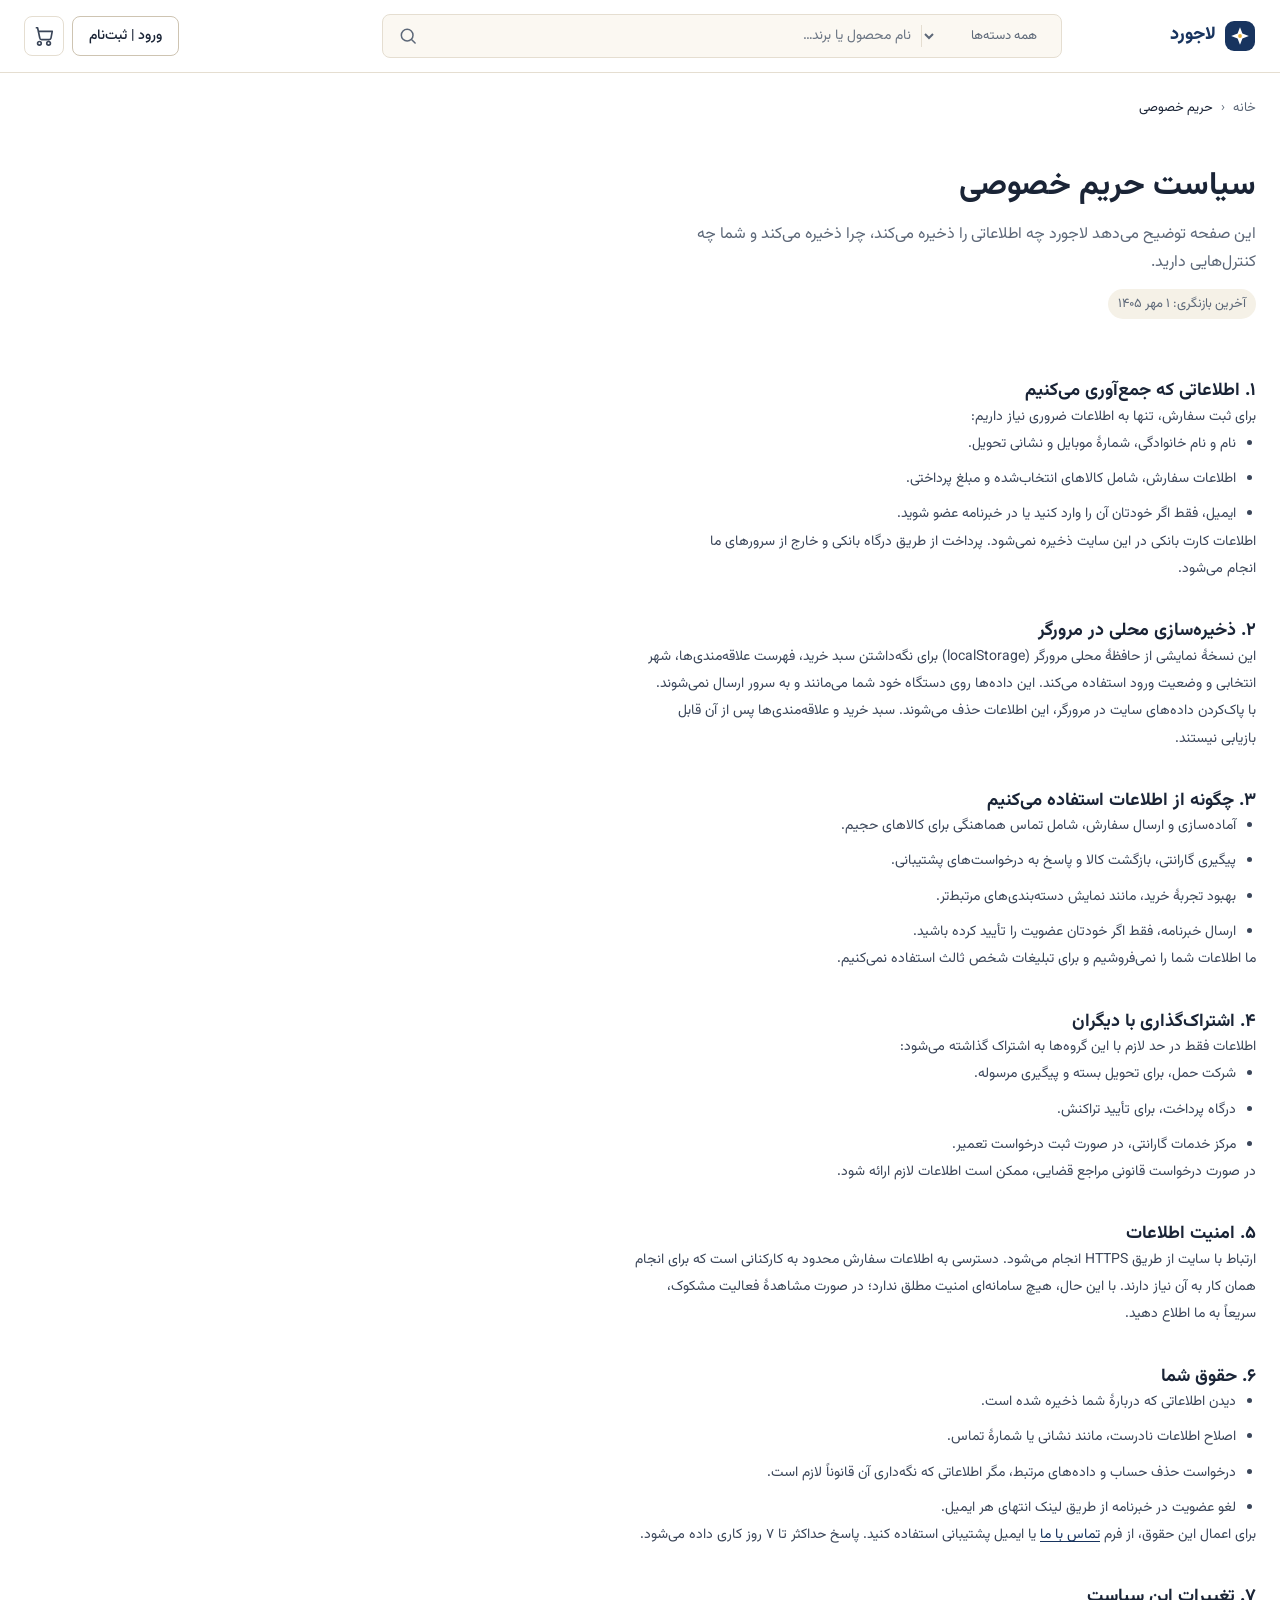
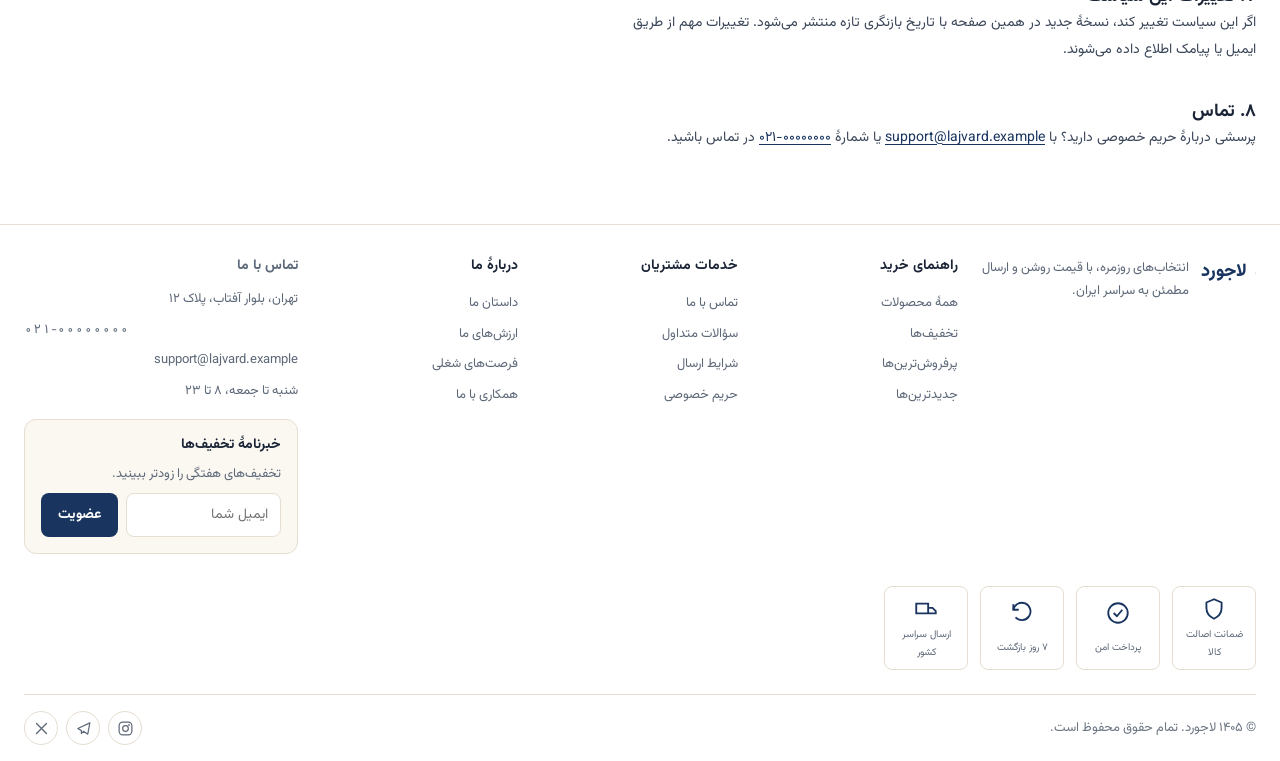
<file: privacy.html>
<!doctype html>
<html lang="fa" dir="rtl">
<head>
  <meta charset="utf-8">
  <meta name="viewport" content="width=device-width, initial-scale=1">
  <title>حریم خصوصی | لاجورد</title>
  <meta name="description" content="سیاست حریم خصوصی لاجورد؛ چه اطلاعاتی جمع‌آوری می‌شود، چگونه استفاده می‌شود و چه حقوقی دارید.">
  <link rel="canonical" href="https://lajvard.example/privacy.html">
  <meta name="theme-color" content="#23477d">
  <meta name="robots" content="index, follow">
  <meta property="og:type" content="website">
  <meta property="og:locale" content="fa_IR">
  <meta property="og:site_name" content="لاجورد">
  <meta property="og:title" content="حریم خصوصی | لاجورد">
  <meta property="og:description" content="توضیح شفاف دربارهٔ داده‌هایی که در لاجورد ذخیره و استفاده می‌شود.">
  <meta property="og:url" content="https://lajvard.example/privacy.html">
  <meta property="og:image" content="https://images.unsplash.com/photo-1517336714731-489689fd1ca8?auto=format&fit=crop&w=1200&h=630&q=75">
  <link rel="icon" href="assets/favicon/favicon.svg" type="image/svg+xml">
  <link rel="preload" href="assets/fonts/Vazirmatn-var.woff2" as="font" type="font/woff2" crossorigin>
  <link rel="stylesheet" href="assets/css/tokens.css">
  <link rel="stylesheet" href="assets/css/base.css">
  <link rel="stylesheet" href="assets/css/layout.css">
  <link rel="stylesheet" href="assets/css/components.css">
  <link rel="stylesheet" href="assets/css/pages.css">
</head>

<body>
  <a class="skip-link" href="#main">رفتن به محتوای اصلی</a>

  <header class="site-header">
    <div class="container header-main">
      <a class="logo" href="index.html" aria-label="لاجورد — صفحهٔ اصلی">
        <svg viewBox="0 0 32 32" aria-hidden="true"><rect x="1" y="1" width="30" height="30" rx="9" fill="currentColor"/><path d="M16 7.2 18.4 13.6 24.8 16 18.4 18.4 16 24.8 13.6 18.4 7.2 16 13.6 13.6Z" fill="#fff"/><circle cx="16" cy="16" r="1.9" fill="#e7b23a"/></svg>
        <span>لاجورد</span>
      </a>

      <form class="search" role="search" data-search>
        <div class="search__box">
          <label class="visually-hidden" for="searchCat">دستهٔ جست‌وجو</label>
          <select class="search__cat" id="searchCat" data-search-cat><option value="">همه دسته‌ها</option></select>
          <label class="visually-hidden" for="q">جست‌وجو در محصولات</label>
          <input class="search__input" id="q" name="q" type="search" placeholder="نام محصول یا برند…"
                 autocomplete="off" role="combobox" aria-expanded="false" aria-controls="searchSuggest"
                 aria-autocomplete="list" data-search-input>
          <button class="search__submit" type="submit" aria-label="جست‌وجو">
            <svg viewBox="0 0 24 24" aria-hidden="true"><circle cx="11" cy="11" r="7" fill="none" stroke="currentColor" stroke-width="1.8"/><path d="m16.5 16.5 4 4" fill="none" stroke="currentColor" stroke-width="1.8" stroke-linecap="round"/></svg>
          </button>
        </div>
        <ul class="search__suggest" id="searchSuggest" role="listbox" aria-label="پیشنهادهای جست‌وجو" data-search-list hidden></ul>
      </form>

      <div class="header-actions">
        <div data-user-slot><button class="login-btn" type="button" data-dialog-open="loginDialog">ورود | ثبت‌نام</button></div>
        <a class="cart-link" href="cart.html" aria-label="سبد خرید">
          <svg viewBox="0 0 24 24" aria-hidden="true"><path d="M7 18a2 2 0 1 0 0 4 2 2 0 0 0 0-4Zm10 0a2 2 0 1 0 0 4 2 2 0 0 0 0-4ZM3 3h2l2.4 11.2A2 2 0 0 0 9.4 16h8.2a2 2 0 0 0 2-1.6L21 7H6" fill="none" stroke="currentColor" stroke-width="1.8" stroke-linejoin="round"/></svg>
          <span class="cart-count" data-cart-count hidden>۰</span>
        </a>
      </div>
    </div>
  </header>

  <main id="main">
    <div class="container">
      <nav class="breadcrumb" aria-label="مسیر صفحه" style="margin-block-start:var(--sp-3)">
        <ol style="display:flex;flex-wrap:wrap;gap:8px;align-items:center">
          <li><a href="index.html">خانه</a></li>
          <li aria-current="page">حریم خصوصی</li>
        </ol>
      </nav>

      <div class="page-hero">
        <h1>سیاست حریم خصوصی</h1>
        <p>این صفحه توضیح می‌دهد لاجورد چه اطلاعاتی را ذخیره می‌کند، چرا ذخیره می‌کند و شما چه کنترل‌هایی دارید.</p>
        <span class="prose-page__updated">آخرین بازنگری: ۱ مهر ۱۴۰۵</span>
      </div>

      <div class="prose-page">
        <section aria-labelledby="p1">
          <h2 id="p1">۱. اطلاعاتی که جمع‌آوری می‌کنیم</h2>
          <p>برای ثبت سفارش، تنها به اطلاعات ضروری نیاز داریم:</p>
          <ul>
            <li>نام و نام خانوادگی، شمارهٔ موبایل و نشانی تحویل.</li>
            <li>اطلاعات سفارش، شامل کالاهای انتخاب‌شده و مبلغ پرداختی.</li>
            <li>ایمیل، فقط اگر خودتان آن را وارد کنید یا در خبرنامه عضو شوید.</li>
          </ul>
          <p>اطلاعات کارت بانکی در این سایت ذخیره نمی‌شود. پرداخت از طریق درگاه بانکی و خارج از سرورهای ما انجام می‌شود.</p>
        </section>

        <section aria-labelledby="p2">
          <h2 id="p2">۲. ذخیره‌سازی محلی در مرورگر</h2>
          <p>این نسخهٔ نمایشی از حافظهٔ محلی مرورگر (localStorage) برای نگه‌داشتن سبد خرید، فهرست علاقه‌مندی‌ها، شهر انتخابی و وضعیت ورود استفاده می‌کند. این داده‌ها روی دستگاه خود شما می‌مانند و به سرور ارسال نمی‌شوند.</p>
          <p>با پاک‌کردن داده‌های سایت در مرورگر، این اطلاعات حذف می‌شوند. سبد خرید و علاقه‌مندی‌ها پس از آن قابل بازیابی نیستند.</p>
        </section>

        <section aria-labelledby="p3">
          <h2 id="p3">۳. چگونه از اطلاعات استفاده می‌کنیم</h2>
          <ul>
            <li>آماده‌سازی و ارسال سفارش، شامل تماس هماهنگی برای کالاهای حجیم.</li>
            <li>پیگیری گارانتی، بازگشت کالا و پاسخ به درخواست‌های پشتیبانی.</li>
            <li>بهبود تجربهٔ خرید، مانند نمایش دسته‌بندی‌های مرتبط‌تر.</li>
            <li>ارسال خبرنامه، فقط اگر خودتان عضویت را تأیید کرده باشید.</li>
          </ul>
          <p>ما اطلاعات شما را نمی‌فروشیم و برای تبلیغات شخص ثالث استفاده نمی‌کنیم.</p>
        </section>

        <section aria-labelledby="p4">
          <h2 id="p4">۴. اشتراک‌گذاری با دیگران</h2>
          <p>اطلاعات فقط در حد لازم با این گروه‌ها به اشتراک گذاشته می‌شود:</p>
          <ul>
            <li>شرکت حمل، برای تحویل بسته و پیگیری مرسوله.</li>
            <li>درگاه پرداخت، برای تأیید تراکنش.</li>
            <li>مرکز خدمات گارانتی، در صورت ثبت درخواست تعمیر.</li>
          </ul>
          <p>در صورت درخواست قانونی مراجع قضایی، ممکن است اطلاعات لازم ارائه شود.</p>
        </section>

        <section aria-labelledby="p5">
          <h2 id="p5">۵. امنیت اطلاعات</h2>
          <p>ارتباط با سایت از طریق HTTPS انجام می‌شود. دسترسی به اطلاعات سفارش محدود به کارکنانی است که برای انجام همان کار به آن نیاز دارند. با این حال، هیچ سامانه‌ای امنیت مطلق ندارد؛ در صورت مشاهدهٔ فعالیت مشکوک، سریعاً به ما اطلاع دهید.</p>
        </section>

        <section aria-labelledby="p6">
          <h2 id="p6">۶. حقوق شما</h2>
          <ul>
            <li>دیدن اطلاعاتی که دربارهٔ شما ذخیره شده است.</li>
            <li>اصلاح اطلاعات نادرست، مانند نشانی یا شمارهٔ تماس.</li>
            <li>درخواست حذف حساب و داده‌های مرتبط، مگر اطلاعاتی که نگه‌داری آن قانوناً لازم است.</li>
            <li>لغو عضویت در خبرنامه از طریق لینک انتهای هر ایمیل.</li>
          </ul>
          <p>برای اعمال این حقوق، از فرم <a href="contact.html">تماس با ما</a> یا ایمیل پشتیبانی استفاده کنید. پاسخ حداکثر تا ۷ روز کاری داده می‌شود.</p>
        </section>

        <section aria-labelledby="p7">
          <h2 id="p7">۷. تغییرات این سیاست</h2>
          <p>اگر این سیاست تغییر کند، نسخهٔ جدید در همین صفحه با تاریخ بازنگری تازه منتشر می‌شود. تغییرات مهم از طریق ایمیل یا پیامک اطلاع داده می‌شوند.</p>
        </section>

        <section aria-labelledby="p8">
          <h2 id="p8">۸. تماس</h2>
          <p>پرسشی دربارهٔ حریم خصوصی دارید؟ با <a href="mailto:support@lajvard.example">support@lajvard.example</a> یا شمارهٔ <a href="tel:+982100000000" dir="ltr">۰۲۱-۰۰۰۰۰۰۰۰</a> در تماس باشید.</p>
        </section>
      </div>
    </div>
  </main>

  <footer class="site-footer">
    <div class="container">
      <div class="footer-top">
        <div class="footer-brand">
          <a class="logo" href="index.html" aria-label="لاجورد">
            <svg viewBox="0 0 32 32" aria-hidden="true"><rect x="1" y="1" width="30" height="30" rx="9" fill="currentColor"/><path d="M16 7.2 18.4 13.6 24.8 16 18.4 18.4 16 24.8 13.6 18.4 7.2 16 13.6 13.6Z" fill="#fff"/><circle cx="16" cy="16" r="1.9" fill="#e7b23a"/></svg>
            <span>لاجورد</span>
          </a>
          <p>انتخاب‌های روزمره، با قیمت روشن و ارسال مطمئن به سراسر ایران.</p>
        </div>
        <nav class="footer-col" aria-label="راهنمای خرید">
          <h3>راهنمای خرید</h3>
          <a href="category.html">همهٔ محصولات</a>
          <a href="category.html?deals=1">تخفیف‌ها</a>
          <a href="category.html?sort=bestseller">پرفروش‌ترین‌ها</a>
          <a href="category.html?sort=newest">جدیدترین‌ها</a>
        </nav>
        <nav class="footer-col" aria-label="خدمات مشتریان">
          <h3>خدمات مشتریان</h3>
          <a href="contact.html">تماس با ما</a>
          <a href="contact.html#faq">سؤالات متداول</a>
          <a href="contact.html#shipping">شرایط ارسال</a>
          <a href="privacy.html" aria-current="page">حریم خصوصی</a>
        </nav>
        <nav class="footer-col" aria-label="دربارهٔ لاجورد">
          <h3>دربارهٔ ما</h3>
          <a href="about.html">داستان ما</a>
          <a href="about.html#values">ارزش‌های ما</a>
          <a href="contact.html">فرصت‌های شغلی</a>
          <a href="contact.html">همکاری با ما</a>
        </nav>
        <div>
          <div class="footer-contact">
            <h3 style="margin:0 0 4px;font-size:var(--fs-sm)">تماس با ما</h3>
            <p>تهران، بلوار آفتاب، پلاک ۱۲</p>
            <a href="tel:+982100000000" dir="ltr" class="num">۰۲۱-۰۰۰۰۰۰۰۰</a>
            <a href="mailto:support@lajvard.example">support@lajvard.example</a>
            <p>شنبه تا جمعه، ۸ تا ۲۳</p>
          </div>
          <form class="newsletter" data-newsletter style="margin-block-start:var(--sp-4)">
            <h3>خبرنامهٔ تخفیف‌ها</h3>
            <p>تخفیف‌های هفتگی را زودتر ببینید.</p>
            <div class="newsletter__row">
              <label class="visually-hidden" for="newsEmail7">ایمیل شما</label>
              <input class="input" id="newsEmail7" type="email" name="email" placeholder="ایمیل شما" autocomplete="email" required>
              <button class="btn btn--primary" type="submit">عضویت</button>
            </div>
          </form>
        </div>
      </div>
      <div class="badges-row" aria-label="نشان‌های اعتماد">
        <span class="trust-badge"><svg viewBox="0 0 24 24" aria-hidden="true"><path d="M12 3 5 6v5c0 4.5 3 8 7 10 4-2 7-5.5 7-10V6l-7-3Z" fill="none" stroke="currentColor" stroke-width="1.7"/></svg>ضمانت اصالت کالا</span>
        <span class="trust-badge"><svg viewBox="0 0 24 24" aria-hidden="true"><circle cx="12" cy="12" r="9" fill="none" stroke="currentColor" stroke-width="1.7"/><path d="m8 12 3 3 5-6" fill="none" stroke="currentColor" stroke-width="1.7"/></svg>پرداخت امن</span>
        <span class="trust-badge"><svg viewBox="0 0 24 24" aria-hidden="true"><path d="M4 9a8 8 0 1 1 2 7" fill="none" stroke="currentColor" stroke-width="1.7"/><path d="M4 4v5h5" fill="none" stroke="currentColor" stroke-width="1.7"/></svg>۷ روز بازگشت</span>
        <span class="trust-badge"><svg viewBox="0 0 24 24" aria-hidden="true"><path d="M3 7h11v9H3zM14 11h4l3 3v2h-7" fill="none" stroke="currentColor" stroke-width="1.7"/></svg>ارسال سراسر کشور</span>
      </div>
    </div>
    <div class="container footer-bottom">
      <p>© ۱۴۰۵ لاجورد. تمام حقوق محفوظ است.</p>
      <div class="socials" aria-label="شبکه‌های اجتماعی">
        <a href="#" aria-label="اینستاگرام"><svg viewBox="0 0 24 24" aria-hidden="true"><rect x="3" y="3" width="18" height="18" rx="5" fill="none" stroke="currentColor" stroke-width="1.7"/><circle cx="12" cy="12" r="4" fill="none" stroke="currentColor" stroke-width="1.7"/><circle cx="17" cy="7" r="1.2" fill="currentColor"/></svg></a>
        <a href="#" aria-label="تلگرام"><svg viewBox="0 0 24 24" aria-hidden="true"><path d="m21 4-3 16-6-4-3 3v-4L4 12 21 4Z" fill="none" stroke="currentColor" stroke-width="1.7" stroke-linejoin="round"/></svg></a>
        <a href="#" aria-label="ایکس"><svg viewBox="0 0 24 24" aria-hidden="true"><path d="M5 5l14 14M19 5 5 19" fill="none" stroke="currentColor" stroke-width="1.9" stroke-linecap="round"/></svg></a>
      </div>
    </div>
  </footer>

  <script src="assets/js/data.js" defer></script>
  <script src="assets/js/store.js" defer></script>
</body>
</html>
</file>
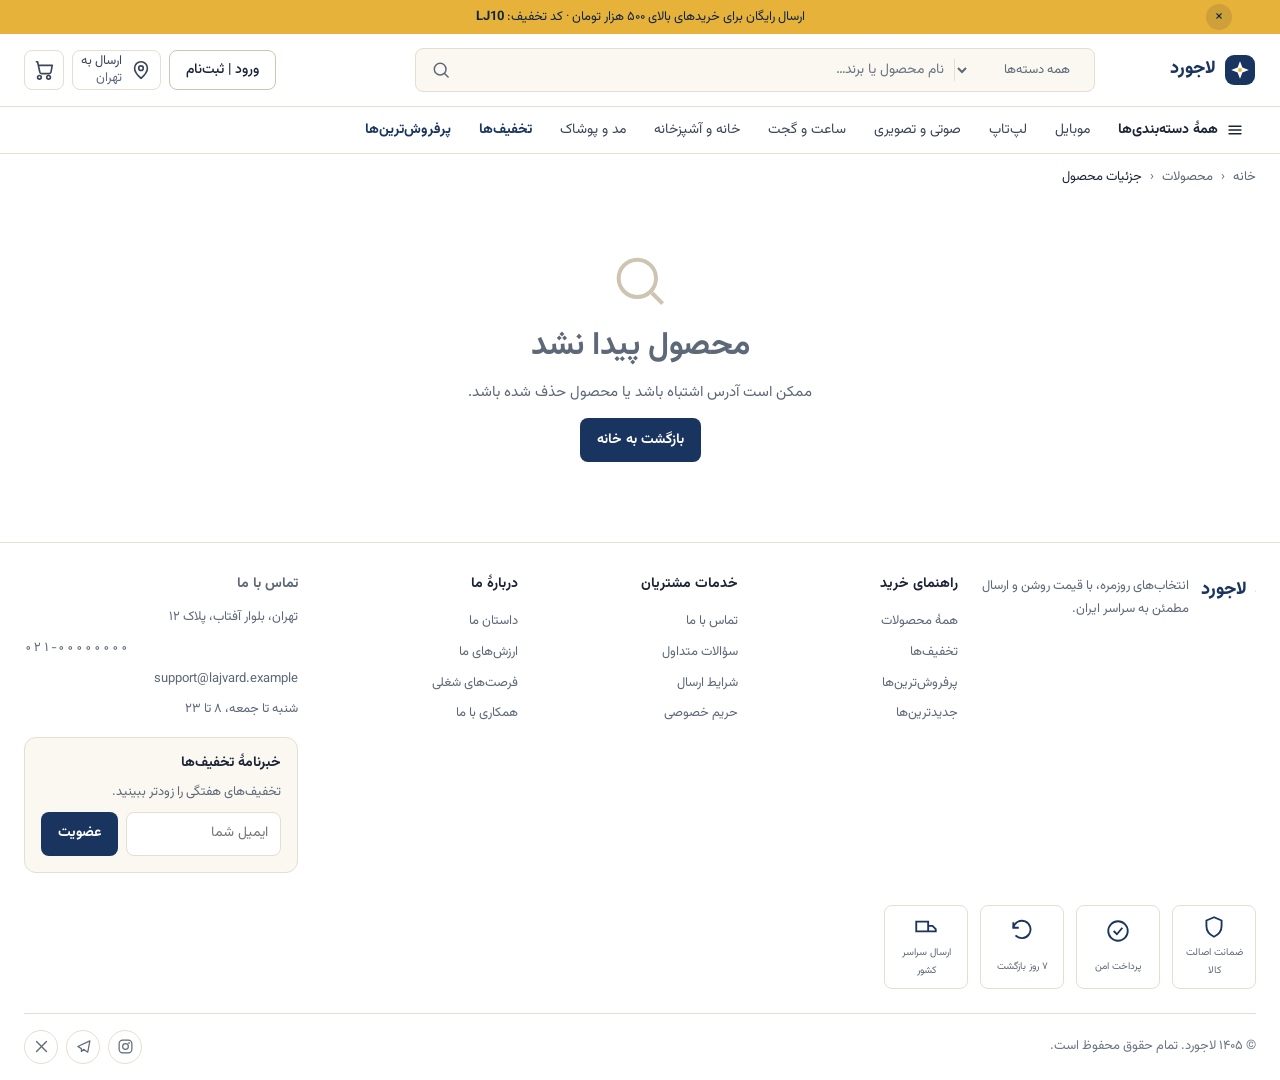
<file: product.html>
<!doctype html>
<html lang="fa" dir="rtl">
<head>
  <meta charset="utf-8">
  <meta name="viewport" content="width=device-width, initial-scale=1">
  <title>جزئیات محصول | لاجورد</title>
  <meta name="description" content="مشخصات کامل، قیمت و نظرات کاربران دربارهٔ محصولات لاجورد.">
  <link rel="canonical" href="https://lajvard.example/product.html">
  <meta name="theme-color" content="#23477d">
  <meta name="robots" content="index, follow">
  <meta property="og:type" content="product">
  <meta property="og:locale" content="fa_IR">
  <meta property="og:site_name" content="لاجورد">
  <meta property="og:title" content="جزئیات محصول | لاجورد">
  <meta property="og:description" content="مشخصات فنی، قیمت و دیدگاه کاربران.">
  <meta property="og:image" content="https://images.unsplash.com/photo-1517336714731-489689fd1ca8?auto=format&fit=crop&w=1200&h=630&q=75">
  <link rel="icon" href="assets/favicon/favicon.svg" type="image/svg+xml">
  <link rel="preload" href="assets/fonts/Vazirmatn-var.woff2" as="font" type="font/woff2" crossorigin>
  <link rel="stylesheet" href="assets/css/tokens.css">
  <link rel="stylesheet" href="assets/css/base.css">
  <link rel="stylesheet" href="assets/css/layout.css">
  <link rel="stylesheet" href="assets/css/components.css">
  <link rel="stylesheet" href="assets/css/pages.css">
</head>

<body>
  <a class="skip-link" href="#main">رفتن به محتوای اصلی</a>

  <div class="promo-bar" data-promo-bar>
    <div class="container promo-bar__inner">
      <p>ارسال رایگان برای خریدهای بالای ۵۰۰ هزار تومان <span aria-hidden="true">·</span> کد تخفیف: <bdi>LJ10</bdi></p>
      <button class="promo-bar__close" type="button" data-promo-close aria-label="بستن نوار تخفیف">×</button>
    </div>
  </div>

  <header class="site-header">
    <div class="container header-main">
      <a class="logo" href="index.html" aria-label="لاجورد — صفحهٔ اصلی">
        <svg viewBox="0 0 32 32" aria-hidden="true"><rect x="1" y="1" width="30" height="30" rx="9" fill="currentColor"/><path d="M16 7.2 18.4 13.6 24.8 16 18.4 18.4 16 24.8 13.6 18.4 7.2 16 13.6 13.6Z" fill="#fff"/><circle cx="16" cy="16" r="1.9" fill="#e7b23a"/></svg>
        <span>لاجورد</span>
      </a>

      <form class="search" role="search" data-search>
        <div class="search__box">
          <label class="visually-hidden" for="searchCat">دستهٔ جست‌وجو</label>
          <select class="search__cat" id="searchCat" data-search-cat><option value="">همه دسته‌ها</option></select>
          <label class="visually-hidden" for="q">جست‌وجو در محصولات</label>
          <input class="search__input" id="q" name="q" type="search" placeholder="نام محصول یا برند…"
                 autocomplete="off" role="combobox" aria-expanded="false" aria-controls="searchSuggest"
                 aria-autocomplete="list" data-search-input>
          <button class="search__submit" type="submit" aria-label="جست‌وجو">
            <svg viewBox="0 0 24 24" aria-hidden="true"><circle cx="11" cy="11" r="7" fill="none" stroke="currentColor" stroke-width="1.8"/><path d="m16.5 16.5 4 4" fill="none" stroke="currentColor" stroke-width="1.8" stroke-linecap="round"/></svg>
          </button>
        </div>
        <ul class="search__suggest" id="searchSuggest" role="listbox" aria-label="پیشنهادهای جست‌وجو" data-search-list hidden></ul>
      </form>

      <div class="header-actions">
        <div data-user-slot><button class="login-btn" type="button" data-dialog-open="loginDialog">ورود | ثبت‌نام</button></div>
        <button class="icon-btn location-btn" type="button" data-dialog-open="cityDialog" aria-label="انتخاب شهر برای ارسال">
          <svg viewBox="0 0 24 24" aria-hidden="true"><path d="M12 21s7-6 7-11a7 7 0 1 0-14 0c0 5 7 11 7 11Z" fill="none" stroke="currentColor" stroke-width="1.8"/><circle cx="12" cy="10" r="2.5" fill="none" stroke="currentColor" stroke-width="1.8"/></svg>
          <span class="location-btn__text">ارسال به<b data-city-label>تهران</b></span>
        </button>
        <a class="cart-link" href="cart.html" aria-label="سبد خرید">
          <svg viewBox="0 0 24 24" aria-hidden="true"><path d="M7 18a2 2 0 1 0 0 4 2 2 0 0 0 0-4Zm10 0a2 2 0 1 0 0 4 2 2 0 0 0 0-4ZM3 3h2l2.4 11.2A2 2 0 0 0 9.4 16h8.2a2 2 0 0 0 2-1.6L21 7H6" fill="none" stroke="currentColor" stroke-width="1.8" stroke-linejoin="round"/></svg>
          <span class="cart-count" data-cart-count hidden>۰</span>
        </a>
      </div>
    </div>

    <nav class="cat-nav" aria-label="دسته‌بندی محصولات" data-cat-nav>
      <div class="container cat-nav__inner">
        <button class="cat-nav__all" type="button" data-mega-toggle aria-expanded="false" aria-controls="megaMenu">
          <svg viewBox="0 0 24 24" aria-hidden="true"><path d="M4 7h16M4 12h16M4 17h16" fill="none" stroke="currentColor" stroke-width="1.8" stroke-linecap="round"/></svg>
          همهٔ دسته‌بندی‌ها
        </button>
        <ul class="cat-nav__list">
          <li><a href="category.html?cat=mobile" data-cat-link>موبایل</a></li>
          <li><a href="category.html?cat=laptop" data-cat-link>لپ‌تاپ</a></li>
          <li><a href="category.html?cat=audio" data-cat-link>صوتی و تصویری</a></li>
          <li><a href="category.html?cat=watch" data-cat-link>ساعت و گجت</a></li>
          <li><a href="category.html?cat=home" data-cat-link>خانه و آشپزخانه</a></li>
          <li><a href="category.html?cat=fashion" data-cat-link>مد و پوشاک</a></li>
          <li><a class="is-hot" href="category.html?deals=1" data-cat-link>تخفیف‌ها</a></li>
          <li><a class="is-hot" href="category.html?sort=bestseller" data-cat-link>پرفروش‌ترین‌ها</a></li>
        </ul>
      </div>
      <div class="mega" id="megaMenu" data-mega></div>
    </nav>
  </header>

  <main id="main">
    <div class="container">
      <nav class="breadcrumb" aria-label="مسیر صفحه">
        <ol style="display:flex;flex-wrap:wrap;gap:8px;align-items:center">
          <li><a href="index.html">خانه</a></li>
          <li><a href="category.html" data-crumb-cat>محصولات</a></li>
          <li aria-current="page" data-crumb-title>جزئیات محصول</li>
        </ol>
      </nav>

      <div data-product-root>
        <div class="pdp">
          <div class="gallery">
            <button class="gallery__main" type="button" data-gallery-open aria-label="بزرگ‌نمایی تصویر محصول">
              <img data-gallery-main src="assets/favicon/favicon.svg" alt="" width="600" height="600">
            </button>
            <div class="gallery__thumbs" data-gallery-thumbs role="group" aria-label="تصاویر محصول"></div>
          </div>

          <div class="pdp__info">
            <div class="pdp__badges" data-product-badges></div>
            <h1 class="pdp__title" data-product-title>در حال بارگذاری…</h1>
            <div class="pdp__meta">
              <span class="rating" data-product-rating></span>
              <span data-product-brand></span>
              <span class="num" data-product-code></span>
            </div>

            <div class="spec-brief" data-product-brief></div>

            <div class="seller-box">
              <div class="seller-box__row">
                <span>فروشنده</span>
                <b data-product-seller>لاجورد</b>
              </div>
              <div class="seller-box__row">
                <span>گارانتی</span>
                <span data-product-warranty>۱۸ ماه گارانتی شرکتی</span>
              </div>
              <div class="seller-box__row">
                <span>وضعیت</span>
                <span data-product-stock></span>
              </div>

              <div class="seller-box__price price-block" data-product-price></div>

              <div class="seller-box__actions">
                <button class="btn btn--primary btn--lg btn--block" type="button" data-add-to-cart>
                  افزودن به سبد خرید
                </button>
                <button class="btn btn--outline btn--block" type="button" data-buy-now>خرید سریع</button>
                <button class="btn btn--ghost btn--block" type="button" data-wish aria-pressed="false">افزودن به علاقه‌مندی‌ها</button>
              </div>

              <p class="seller-box__note">
                <svg viewBox="0 0 24 24" aria-hidden="true"><path d="m5 12 4 4 10-10" fill="none" stroke="currentColor" stroke-width="2" stroke-linecap="round" stroke-linejoin="round"/></svg>
                ارسال رایگان برای خرید بالای ۵۰۰ هزار تومان
              </p>
            </div>
          </div>
        </div>

        <section class="pdp-tabs" data-tabs aria-label="اطلاعات محصول">
          <div class="tabs">
            <div class="tabs__list" role="tablist" aria-label="بخش‌های اطلاعات محصول">
              <button class="tab" type="button" role="tab" id="tab-intro" aria-controls="panel-intro" aria-selected="true">معرفی</button>
              <button class="tab" type="button" role="tab" id="tab-specs" aria-controls="panel-specs" aria-selected="false">مشخصات فنی</button>
              <button class="tab" type="button" role="tab" id="tab-reviews" aria-controls="panel-reviews" aria-selected="false">دیدگاه کاربران</button>
              <button class="tab" type="button" role="tab" id="tab-qa" aria-controls="panel-qa" aria-selected="false">پرسش و پاسخ</button>
            </div>
          </div>

          <div class="tabpanel" role="tabpanel" id="panel-intro" aria-labelledby="tab-intro">
            <div class="prose-fa" data-panel-intro></div>
          </div>
          <div class="tabpanel" role="tabpanel" id="panel-specs" aria-labelledby="tab-specs" hidden>
            <table class="spec-table" data-panel-specs>
              <caption>مشخصات فنی محصول</caption>
              <tbody></tbody>
            </table>
          </div>
          <div class="tabpanel" role="tabpanel" id="panel-reviews" aria-labelledby="tab-reviews" hidden>
            <div class="reviews" data-panel-reviews></div>
          </div>
          <div class="tabpanel" role="tabpanel" id="panel-qa" aria-labelledby="tab-qa" hidden>
            <div class="reviews" data-panel-qa></div>
          </div>
        </section>

        <section class="section" aria-labelledby="similar-title">
          <div class="sec-head">
            <h2 id="similar-title">محصولات مشابه</h2>
            <a class="sec-head__more" href="category.html" data-similar-link>مشاهده همه
              <svg viewBox="0 0 24 24" aria-hidden="true"><path d="m14 6-6 6 6 6" fill="none" stroke="currentColor" stroke-width="2" stroke-linecap="round"/></svg>
            </a>
          </div>
          <div class="rail-wrap" data-rail>
            <button class="rail-btn rail-btn--prev" type="button" data-rail-prev aria-label="محصولات قبلی">
              <svg viewBox="0 0 24 24" aria-hidden="true"><path d="m10 6 6 6-6 6" fill="none" stroke="currentColor" stroke-width="2" stroke-linecap="round"/></svg>
            </button>
            <div class="rail" data-rail-track data-similar></div>
            <button class="rail-btn rail-btn--next" type="button" data-rail-next aria-label="محصولات بعدی">
              <svg viewBox="0 0 24 24" aria-hidden="true"><path d="m14 6-6 6 6 6" fill="none" stroke="currentColor" stroke-width="2" stroke-linecap="round"/></svg>
            </button>
          </div>
        </section>
      </div>

      <div class="empty" data-product-missing hidden>
        <svg viewBox="0 0 24 24" aria-hidden="true"><circle cx="11" cy="11" r="7" fill="none" stroke="currentColor" stroke-width="1.5"/><path d="m16.5 16.5 4 4" fill="none" stroke="currentColor" stroke-width="1.5"/></svg>
        <h1>محصول پیدا نشد</h1>
        <p>ممکن است آدرس اشتباه باشد یا محصول حذف شده باشد.</p>
        <a class="btn btn--primary" href="category.html">بازگشت به خانه</a>
      </div>
    </div>
  </main>

  <footer class="site-footer">
    <div class="container">
      <div class="footer-top">
        <div class="footer-brand">
          <a class="logo" href="index.html" aria-label="لاجورد">
            <svg viewBox="0 0 32 32" aria-hidden="true"><rect x="1" y="1" width="30" height="30" rx="9" fill="currentColor"/><path d="M16 7.2 18.4 13.6 24.8 16 18.4 18.4 16 24.8 13.6 18.4 7.2 16 13.6 13.6Z" fill="#fff"/><circle cx="16" cy="16" r="1.9" fill="#e7b23a"/></svg>
            <span>لاجورد</span>
          </a>
          <p>انتخاب‌های روزمره، با قیمت روشن و ارسال مطمئن به سراسر ایران.</p>
        </div>
        <nav class="footer-col" aria-label="راهنمای خرید">
          <h3>راهنمای خرید</h3>
          <a href="category.html">همهٔ محصولات</a>
          <a href="category.html?deals=1">تخفیف‌ها</a>
          <a href="category.html?sort=bestseller">پرفروش‌ترین‌ها</a>
          <a href="category.html?sort=newest">جدیدترین‌ها</a>
        </nav>
        <nav class="footer-col" aria-label="خدمات مشتریان">
          <h3>خدمات مشتریان</h3>
          <a href="contact.html">تماس با ما</a>
          <a href="contact.html#faq">سؤالات متداول</a>
          <a href="contact.html#shipping">شرایط ارسال</a>
          <a href="privacy.html">حریم خصوصی</a>
        </nav>
        <nav class="footer-col" aria-label="دربارهٔ لاجورد">
          <h3>دربارهٔ ما</h3>
          <a href="about.html">داستان ما</a>
          <a href="about.html#values">ارزش‌های ما</a>
          <a href="contact.html">فرصت‌های شغلی</a>
          <a href="contact.html">همکاری با ما</a>
        </nav>
        <div>
          <div class="footer-contact">
            <h3 style="margin:0 0 4px;font-size:var(--fs-sm)">تماس با ما</h3>
            <p>تهران، بلوار آفتاب، پلاک ۱۲</p>
            <a href="tel:+982100000000" dir="ltr" class="num">۰۲۱-۰۰۰۰۰۰۰۰</a>
            <a href="mailto:support@lajvard.example">support@lajvard.example</a>
            <p>شنبه تا جمعه، ۸ تا ۲۳</p>
          </div>
          <form class="newsletter" data-newsletter style="margin-block-start:var(--sp-4)">
            <h3>خبرنامهٔ تخفیف‌ها</h3>
            <p>تخفیف‌های هفتگی را زودتر ببینید.</p>
            <div class="newsletter__row">
              <label class="visually-hidden" for="newsEmail3">ایمیل شما</label>
              <input class="input" id="newsEmail3" type="email" name="email" placeholder="ایمیل شما" autocomplete="email" required>
              <button class="btn btn--primary" type="submit">عضویت</button>
            </div>
          </form>
        </div>
      </div>
      <div class="badges-row" aria-label="نشان‌های اعتماد">
        <span class="trust-badge"><svg viewBox="0 0 24 24" aria-hidden="true"><path d="M12 3 5 6v5c0 4.5 3 8 7 10 4-2 7-5.5 7-10V6l-7-3Z" fill="none" stroke="currentColor" stroke-width="1.7"/></svg>ضمانت اصالت کالا</span>
        <span class="trust-badge"><svg viewBox="0 0 24 24" aria-hidden="true"><circle cx="12" cy="12" r="9" fill="none" stroke="currentColor" stroke-width="1.7"/><path d="m8 12 3 3 5-6" fill="none" stroke="currentColor" stroke-width="1.7"/></svg>پرداخت امن</span>
        <span class="trust-badge"><svg viewBox="0 0 24 24" aria-hidden="true"><path d="M4 9a8 8 0 1 1 2 7" fill="none" stroke="currentColor" stroke-width="1.7"/><path d="M4 4v5h5" fill="none" stroke="currentColor" stroke-width="1.7"/></svg>۷ روز بازگشت</span>
        <span class="trust-badge"><svg viewBox="0 0 24 24" aria-hidden="true"><path d="M3 7h11v9H3zM14 11h4l3 3v2h-7" fill="none" stroke="currentColor" stroke-width="1.7"/></svg>ارسال سراسر کشور</span>
      </div>
    </div>
    <div class="container footer-bottom">
      <p>© ۱۴۰۵ لاجورد. تمام حقوق محفوظ است.</p>
      <div class="socials" aria-label="شبکه‌های اجتماعی">
        <a href="#" aria-label="اینستاگرام"><svg viewBox="0 0 24 24" aria-hidden="true"><rect x="3" y="3" width="18" height="18" rx="5" fill="none" stroke="currentColor" stroke-width="1.7"/><circle cx="12" cy="12" r="4" fill="none" stroke="currentColor" stroke-width="1.7"/><circle cx="17" cy="7" r="1.2" fill="currentColor"/></svg></a>
        <a href="#" aria-label="تلگرام"><svg viewBox="0 0 24 24" aria-hidden="true"><path d="m21 4-3 16-6-4-3 3v-4L4 12 21 4Z" fill="none" stroke="currentColor" stroke-width="1.7" stroke-linejoin="round"/></svg></a>
        <a href="#" aria-label="ایکس"><svg viewBox="0 0 24 24" aria-hidden="true"><path d="M5 5l14 14M19 5 5 19" fill="none" stroke="currentColor" stroke-width="1.9" stroke-linecap="round"/></svg></a>
      </div>
    </div>
  </footer>

  <div class="buybar" data-buybar hidden>
    <div class="price-block" data-buybar-price></div>
    <button class="btn btn--primary" type="button" data-buybar-add>افزودن به سبد</button>
  </div>

  <nav class="tabbar" aria-label="ناوبری سریع">
    <a href="index.html"><svg viewBox="0 0 24 24" aria-hidden="true"><path d="m4 10 8-7 8 7v10h-6v-6h-4v6H4V10Z" fill="none" stroke="currentColor" stroke-width="1.7" stroke-linejoin="round"/></svg>خانه</a>
    <a href="category.html"><svg viewBox="0 0 24 24" aria-hidden="true"><path d="M4 4h7v7H4zM13 4h7v7h-7zM4 13h7v7H4zM13 13h7v7h-7z" fill="none" stroke="currentColor" stroke-width="1.7"/></svg>دسته‌ها</a>
    <a href="cart.html"><svg viewBox="0 0 24 24" aria-hidden="true"><path d="M7 18a2 2 0 1 0 0 4 2 2 0 0 0 0-4Zm10 0a2 2 0 1 0 0 4 2 2 0 0 0 0-4ZM3 3h2l2.4 11.2A2 2 0 0 0 9.4 16h8.2a2 2 0 0 0 2-1.6L21 7H6" fill="none" stroke="currentColor" stroke-width="1.8" stroke-linejoin="round"/></svg>سبد خرید<span class="cart-count" data-cart-count hidden>۰</span></a>
    <button type="button" data-dialog-open="loginDialog"><svg viewBox="0 0 24 24" aria-hidden="true"><circle cx="12" cy="8" r="4" fill="none" stroke="currentColor" stroke-width="1.8"/><path d="M4.5 20a7.5 7.5 0 0 1 15 0" fill="none" stroke="currentColor" stroke-width="1.8"/></svg>حساب من</button>
  </nav>

  <dialog class="dialog" id="zoomDialog" aria-labelledby="zoomTitle" style="inline-size:min(94vw,780px)">
    <div class="dialog__head">
      <h2 id="zoomTitle" class="visually-hidden">تصویر بزرگ محصول</h2>
      <button class="dialog__close" type="button" data-dialog-close aria-label="بستن تصویر"><svg viewBox="0 0 24 24" aria-hidden="true" style="width:18px;height:18px"><path d="m6 6 12 12M18 6 6 18" fill="none" stroke="currentColor" stroke-width="2" stroke-linecap="round"/></svg></button>
    </div>
    <div class="dialog__body" style="padding:0">
      <img data-zoom-image src="assets/favicon/favicon.svg" alt="" width="900" height="900" style="inline-size:100%;block-size:auto">
    </div>
  </dialog>

  <dialog class="dialog" id="loginDialog" data-login-dialog aria-labelledby="loginTitle">
    <div class="dialog__head">
      <h2 id="loginTitle">ورود | ثبت‌نام</h2>
      <button class="dialog__close" type="button" data-dialog-close aria-label="بستن پنجرهٔ ورود"><svg viewBox="0 0 24 24" aria-hidden="true" style="width:18px;height:18px"><path d="m6 6 12 12M18 6 6 18" fill="none" stroke="currentColor" stroke-width="2" stroke-linecap="round"/></svg></button>
    </div>
    <div class="dialog__body">
      <div data-step-phone>
        <div class="auth">
          <div class="auth__intro"><h3>به لاجورد خوش آمدید</h3><p>برای ورود یا ساخت حساب، شمارهٔ موبایل خود را وارد کنید.</p></div>
          <form data-phone-form novalidate>
            <div class="field">
              <label class="field__label" for="phone">شمارهٔ موبایل</label>
              <input class="input num" id="phone" name="phone" type="tel" inputmode="numeric" dir="ltr" placeholder="09121234567" autocomplete="tel" data-phone-input data-autofocus aria-describedby="phoneError">
              <p class="field__error" id="phoneError" data-phone-error role="alert"></p>
            </div>
            <button class="btn btn--primary btn--block" type="submit">دریافت کد تأیید</button>
          </form>
          <p class="auth__legal">با ورود، <a href="privacy.html">قوانین و حریم خصوصی</a> لاجورد را می‌پذیرید.</p>
        </div>
      </div>
      <div data-step-otp hidden>
        <div class="auth">
          <div class="auth__intro"><h3>کد تأیید را وارد کنید</h3><p>کد ۴ رقمی ارسال‌شده را وارد کنید. کد آزمایشی: <b class="num">۱۲۳۴</b></p></div>
          <form data-otp-form novalidate>
            <div class="otp-row" role="group" aria-label="کد تأیید چهار رقمی">
              <input type="text" inputmode="numeric" maxlength="1" aria-label="رقم اول" autocomplete="one-time-code">
              <input type="text" inputmode="numeric" maxlength="1" aria-label="رقم دوم">
              <input type="text" inputmode="numeric" maxlength="1" aria-label="رقم سوم">
              <input type="text" inputmode="numeric" maxlength="1" aria-label="رقم چهارم">
            </div>
            <p class="field__error" data-otp-error role="alert" style="margin-block:8px"></p>
            <button class="btn btn--primary btn--block" type="submit">تأیید و ورود</button>
          </form>
          <button class="auth__resend" type="button" data-resend>ارسال دوبارهٔ کد</button>
        </div>
      </div>
    </div>
  </dialog>

  <dialog class="dialog" id="cityDialog" aria-labelledby="cityTitle">
    <div class="dialog__head">
      <h2 id="cityTitle">شهر خود را انتخاب کنید</h2>
      <button class="dialog__close" type="button" data-dialog-close aria-label="بستن"><svg viewBox="0 0 24 24" aria-hidden="true" style="width:18px;height:18px"><path d="m6 6 12 12M18 6 6 18" fill="none" stroke="currentColor" stroke-width="2" stroke-linecap="round"/></svg></button>
    </div>
    <div class="dialog__body">
      <div class="city-list" role="radiogroup" aria-label="فهرست شهرها">
        <button type="button" role="radio" aria-checked="true" data-city="تهران">تهران</button>
        <button type="button" role="radio" aria-checked="false" data-city="کرج">کرج</button>
        <button type="button" role="radio" aria-checked="false" data-city="مشهد">مشهد</button>
        <button type="button" role="radio" aria-checked="false" data-city="اصفهان">اصفهان</button>
        <button type="button" role="radio" aria-checked="false" data-city="شیراز">شیراز</button>
        <button type="button" role="radio" aria-checked="false" data-city="تبریز">تبریز</button>
        <button type="button" role="radio" aria-checked="false" data-city="اهواز">اهواز</button>
        <button type="button" role="radio" aria-checked="false" data-city="رشت">رشت</button>
      </div>
    </div>
  </dialog>

  <script src="assets/js/data.js" defer></script>
  <script src="assets/js/store.js" defer></script>
  <script src="assets/js/product.js" defer></script>
</body>
</html>
</file>
<file: assets/css/tokens.css>
/* ==========================================================================
   Design Tokens — لاجورد
   ========================================================================== */
:root {
  color-scheme: light;

  /* Brand — لاجورد + زعفران */
  --brand: #23477d;
  --brand-strong: #18345f;
  --brand-dark: #102544;
  --brand-soft: #eaf0f8;
  --brand-accent: #e7b23a;
  --brand-accent-soft: #fbf1d8;
  --brand-accent-glow: rgb(231 178 58 / 0.18);

  /* Text */
  --ink: #1a2436;
  --ink-2: #3b4659;
  --muted: #5d6878;
  --muted-2: #6b7583;
  --on-brand: #ffffff;

  /* Surfaces */
  --bg: #ffffff;
  --surface: #f5f1e7;
  --surface-2: #fbf8f2;
  --line: #e5ded1;
  --line-strong: #cec4b2;
  --overlay: rgb(16 26 44 / 0.55);

  /* Semantic */
  --success: #0e7a58;
  --success-soft: #e6f4ed;
  --warning: #965a05;
  --danger: #b02a37;
  --star: #d99a06;
  --focus: #2a62c7;

  /* Typography */
  --font: "Vazirmatn", "Segoe UI", Tahoma, system-ui, sans-serif;
  --font-num: "Vazirmatn", "Segoe UI", Tahoma, sans-serif;

  --fs-xs: 0.8125rem;   /* 13 */
  --fs-sm: 0.875rem;    /* 14 */
  --fs-base: 0.9375rem; /* 15 */
  --fs-md: 1rem;        /* 16 */
  --fs-lg: 1.125rem;    /* 18 */
  --fs-xl: 1.25rem;
  --fs-2xl: clamp(1.5rem, 1.2rem + 1vw, 2rem);
  --fs-3xl: clamp(1.75rem, 1.3rem + 1.8vw, 2.5rem);

  --lh-tight: 1.35;
  --lh-body: 1.75;
  --lh-loose: 1.95;

  --fw-regular: 400;
  --fw-medium: 500;
  --fw-bold: 700;
  --fw-black: 800;

  /* Spacing */
  --sp-1: 0.25rem;
  --sp-2: 0.5rem;
  --sp-3: 0.75rem;
  --sp-4: 1rem;
  --sp-5: 1.25rem;
  --sp-6: 1.5rem;
  --sp-8: 2rem;
  --sp-10: 2.5rem;
  --sp-12: 3rem;
  --sp-16: 4rem;
  --section-y: clamp(1.75rem, 3vw, 2.75rem);

  /* Radius */
  --r-sm: 8px;
  --r: 12px;
  --r-lg: 16px;
  --r-full: 999px;

  /* Shadow */
  --shadow-sm: 0 1px 2px rgb(26 36 54 / 0.06), 0 1px 4px rgb(26 36 54 / 0.04);
  --shadow-md: 0 6px 20px -8px rgb(26 36 54 / 0.22);
  --shadow-lg: 0 18px 40px -18px rgb(26 36 54 / 0.35);

  /* Layout */
  --container: 1280px;
  --gutter: clamp(0.75rem, 2.5vw, 1.5rem);
  --header-h: 72px;
  --nav-h: 46px;
  --tabbar-h: 60px;

  /* Motion */
  --ease: cubic-bezier(0.22, 1, 0.36, 1);
  --dur-fast: 120ms;
  --dur: 200ms;
  --dur-slow: 320ms;

  /* Z-index */
  --z-sticky: 20;
  --z-header: 40;
  --z-mega: 45;
  --z-tabbar: 50;
  --z-modal: 100;
  --z-toast: 120;
}
</file>
<file: assets/css/base.css>
/* ==========================================================================
   Base — reset، فونت، تیپوگرافی فارسی، ابزارهای عمومی
   ========================================================================== */

@font-face {
  font-family: "Vazirmatn";
  src: url("../fonts/Vazirmatn-var.woff2") format("woff2-variations");
  font-weight: 100 900;
  font-style: normal;
  font-display: swap;
}

/* ---------- Reset ---------- */
*,
*::before,
*::after { box-sizing: border-box; }

html {
  -webkit-text-size-adjust: 100%;
  text-size-adjust: 100%;
  scroll-behavior: smooth;
}

@media (prefers-reduced-motion: reduce) {
  html { scroll-behavior: auto; }
}

body {
  margin: 0;
  min-block-size: 100dvh;
  background: var(--bg);
  color: var(--ink);
  font-family: var(--font);
  font-size: var(--fs-base);
  line-height: var(--lh-body);
  overflow-x: clip;
  -webkit-font-smoothing: antialiased;
  text-rendering: optimizeLegibility;
}

img,
picture,
svg,
video {
  display: block;
  max-inline-size: 100%;
  block-size: auto;
}

svg { fill: currentColor; }

button,
input,
select,
textarea {
  font: inherit;
  color: inherit;
}

button { cursor: pointer; }

a { color: var(--ink-2); text-decoration: none; }
a:hover { color: var(--brand-strong); }

ul, ol { margin: 0; padding: 0; list-style: none; }
p, h1, h2, h3, h4, h5, h6, figure { margin: 0; }

h1, h2, h3, h4 {
  font-weight: var(--fw-bold);
  line-height: var(--lh-tight);
  text-wrap: balance;
}

h1 { font-size: var(--fs-2xl); }
h2 { font-size: var(--fs-xl); }
h3 { font-size: var(--fs-md); }

p { text-wrap: pretty; }

:focus-visible {
  outline: 3px solid var(--focus);
  outline-offset: 2px;
  border-radius: 4px;
}

::selection {
  background: var(--brand-strong);
  color: var(--on-brand);
}

/* ---------- Helpers ---------- */
[hidden] { display: none !important; }

.visually-hidden {
  position: absolute !important;
  inline-size: 1px;
  block-size: 1px;
  padding: 0;
  margin: -1px;
  overflow: hidden;
  clip-path: inset(50%);
  white-space: nowrap;
  border: 0;
}

.skip-link {
  position: absolute;
  inset-block-start: -60px;
  inset-inline-start: var(--sp-4);
  z-index: var(--z-toast);
  padding: var(--sp-2) var(--sp-4);
  border-radius: var(--r-sm);
  background: var(--ink);
  color: #fff;
  font-weight: var(--fw-bold);
  transition: inset-block-start var(--dur) var(--ease);
}
.skip-link:focus-visible { inset-block-start: var(--sp-3); }

.num { font-variant-numeric: tabular-nums; }
.muted { color: var(--muted); }
.text-sm { font-size: var(--fs-sm); }
.text-xs { font-size: var(--fs-xs); }
.nowrap { white-space: nowrap; }

.clamp-2 {
  display: -webkit-box;
  -webkit-line-clamp: 2;
  -webkit-box-orient: vertical;
  overflow: hidden;
}

/* ---------- Reduced motion ---------- */
@media (prefers-reduced-motion: reduce) {
  *,
  *::before,
  *::after {
    animation-duration: 0.01ms !important;
    animation-iteration-count: 1 !important;
    transition-duration: 0.01ms !important;
    scroll-behavior: auto !important;
  }
}
</file>
<file: assets/css/layout.css>
/* ==========================================================================
   Layout — container، هدر، ناوبری، مگا‌منو، فوتر، نوار موبایل
   ========================================================================== */

.container {
  inline-size: min(100% - (2 * var(--gutter)), var(--container));
  margin-inline: auto;
}

.section { padding-block: var(--section-y); }
.section--surface { background: var(--surface); }

.sec-head {
  display: flex;
  align-items: center;
  justify-content: space-between;
  gap: var(--sp-4);
  margin-block-end: var(--sp-4);
}
.sec-head h2 {
  display: flex;
  align-items: center;
  gap: var(--sp-2);
  font-size: var(--fs-lg);
}
.sec-head__more {
  display: inline-flex;
  align-items: center;
  gap: var(--sp-1);
  color: var(--brand-strong);
  font-size: var(--fs-sm);
  font-weight: var(--fw-medium);
  white-space: nowrap;
}
.sec-head__more:hover { color: var(--brand-dark); }
.sec-head__more svg { inline-size: 16px; block-size: 16px; }

/* ---------- Promo bar ---------- */
.promo-bar {
  background: var(--brand-accent);
  color: var(--brand-dark);
}
.promo-bar[hidden] { display: none; }
.promo-bar__inner {
  display: flex;
  align-items: center;
  justify-content: center;
  gap: var(--sp-3);
  min-block-size: 34px;
  font-size: var(--fs-xs);
  padding-inline: 36px;
}
.promo-bar p { text-align: center; }
.promo-bar bdi { font-weight: var(--fw-bold); }
.promo-bar__close {
  position: absolute;
  inset-block-start: 50%;
  inset-inline-start: var(--gutter);
  translate: 0 -50%;
  inline-size: 26px;
  block-size: 26px;
  border: 0;
  border-radius: 50%;
  background: rgb(16 37 68 / 0.12);
  color: var(--brand-dark);
  font-size: 1rem;
  line-height: 1;
}
.promo-bar__inner { position: relative; }

/* ---------- Header ---------- */
.site-header {
  position: sticky;
  inset-block-start: 0;
  z-index: var(--z-header);
  background: var(--bg);
  border-block-end: 1px solid var(--line);
}

.header-main {
  display: flex;
  flex-wrap: wrap;
  align-items: center;
  gap: var(--sp-3);
  padding-block: var(--sp-2);
}

.logo {
  display: inline-flex;
  align-items: center;
  gap: var(--sp-2);
  color: var(--brand-strong);
  font-weight: var(--fw-black);
  font-size: var(--fs-lg);
  white-space: nowrap;
}
.logo svg { inline-size: 32px; block-size: 32px; }
.logo:hover { color: var(--brand-dark); }

/* جست‌وجو */
.search {
  position: relative;
  flex: 1 1 100%;
  order: 3;
  min-inline-size: 0;
}
.search__box {
  display: flex;
  align-items: center;
  gap: var(--sp-2);
  padding-inline: var(--sp-2);
  block-size: 44px;
  border: 1px solid var(--line);
  border-radius: var(--r-sm);
  background: var(--surface-2);
  transition: border-color var(--dur), background var(--dur);
}
.search__box:focus-within {
  border-color: var(--brand);
  background: var(--bg);
}
.search__cat {
  flex: none;
  padding-inline: var(--sp-3);
  border: 0;
  border-inline-end: 1px solid var(--line);
  background: transparent;
  color: var(--muted);
  font-size: var(--fs-xs);
  white-space: nowrap;
}
.search__input {
  flex: 1;
  min-inline-size: 0;
  border: 0;
  background: transparent;
  font-size: var(--fs-sm);
}
.search__input:focus { outline: none; }
.search__input::placeholder { color: var(--muted-2); }
.search__submit {
  flex: none;
  display: grid;
  place-items: center;
  inline-size: 34px;
  block-size: 34px;
  border: 0;
  border-radius: var(--r-sm);
  background: transparent;
  color: var(--muted);
}
.search__submit:hover { color: var(--brand-strong); background: var(--brand-soft); }
.search__submit svg { inline-size: 20px; block-size: 20px; }

/* پیشنهادهای زنده */
.search__suggest {
  position: absolute;
  inset-block-start: calc(100% + 6px);
  inset-inline: 0;
  z-index: var(--z-mega);
  max-block-size: 340px;
  overflow-y: auto;
  padding: var(--sp-2);
  border: 1px solid var(--line);
  border-radius: var(--r);
  background: var(--bg);
  box-shadow: var(--shadow-lg);
}
.search__suggest[hidden] { display: none; }
.suggest-item {
  display: flex;
  align-items: center;
  gap: var(--sp-3);
  padding: var(--sp-2);
  border-radius: var(--r-sm);
  color: var(--ink);
  font-size: var(--fs-sm);
}
.suggest-item:hover,
.suggest-item[aria-selected="true"] { background: var(--surface); color: var(--ink); }
.suggest-item img {
  inline-size: 36px;
  block-size: 36px;
  border-radius: 6px;
  object-fit: cover;
  background: var(--surface);
}
.suggest-item__meta { margin-inline-start: auto; color: var(--muted); font-size: var(--fs-xs); }
.suggest-empty { padding: var(--sp-3); color: var(--muted); font-size: var(--fs-sm); }

/* اکشن‌های هدر */
.header-actions {
  display: flex;
  align-items: center;
  gap: var(--sp-2);
  margin-inline-start: auto;
}
.icon-btn {
  position: relative;
  display: inline-flex;
  align-items: center;
  justify-content: center;
  gap: var(--sp-2);
  min-inline-size: 40px;
  min-block-size: 40px;
  padding-inline: var(--sp-2);
  border: 1px solid var(--line);
  border-radius: var(--r-sm);
  background: var(--bg);
  color: var(--ink-2);
  font-size: var(--fs-xs);
}
.icon-btn:hover { border-color: var(--line-strong); background: var(--surface-2); }
.icon-btn svg { inline-size: 22px; block-size: 22px; }
.icon-btn--text { padding-inline: var(--sp-3); font-size: var(--fs-sm); }
.location-btn__text { display: none; }
.location-btn__text b { display: block; font-size: var(--fs-xs); color: var(--muted); font-weight: var(--fw-regular); }

.login-btn {
  min-block-size: 40px;
  padding-inline: var(--sp-4);
  border: 1px solid var(--line-strong);
  border-radius: var(--r-sm);
  background: var(--bg);
  color: var(--ink);
  font-size: var(--fs-sm);
  font-weight: var(--fw-medium);
  white-space: nowrap;
}
.login-btn:hover { border-color: var(--brand); color: var(--brand-strong); }
.user-chip {
  display: inline-flex;
  align-items: center;
  gap: var(--sp-2);
  min-block-size: 40px;
  padding-inline: var(--sp-3);
  border: 1px solid var(--line);
  border-radius: var(--r-sm);
  background: var(--bg);
  font-size: var(--fs-xs);
}
.user-chip__avatar {
  display: grid;
  place-items: center;
  inline-size: 26px;
  block-size: 26px;
  border-radius: 50%;
  background: var(--brand-soft);
  color: var(--brand-strong);
  font-weight: var(--fw-bold);
}
.user-chip__text { display: grid; line-height: 1.35; }
.user-chip__label { color: var(--muted); font-size: 10px; }
.user-chip__text b { font-size: 12px; font-weight: var(--fw-medium); white-space: nowrap; }
.user-chip .btn { min-block-size: 30px; padding-inline: var(--sp-2); font-size: 11px; }

@media (width < 48rem) {
  .user-chip { padding-inline: var(--sp-1); gap: var(--sp-1); }
  .user-chip__text { display: none; }
}

.cart-link {
  position: relative;
  display: grid;
  place-items: center;
  inline-size: 40px;
  block-size: 40px;
  border: 1px solid var(--line);
  border-radius: var(--r-sm);
  color: var(--ink-2);
}
.cart-link:hover { border-color: var(--line-strong); background: var(--surface-2); }
.cart-link svg { inline-size: 22px; block-size: 22px; }
.cart-count {
  position: absolute;
  inset-block-start: -6px;
  inset-inline-end: -6px;
  display: grid;
  place-items: center;
  min-inline-size: 19px;
  block-size: 19px;
  padding-inline: 4px;
  border-radius: var(--r-full);
  background: var(--brand-strong);
  color: #fff;
  font-size: 11px;
  font-weight: var(--fw-bold);
  line-height: 1;
}
.cart-count[hidden] { display: none; }

/* ---------- Category nav ---------- */
.cat-nav {
  position: relative;
  border-block-start: 1px solid var(--line);
}
.cat-nav__inner {
  display: flex;
  align-items: center;
  gap: var(--sp-1);
  min-block-size: var(--nav-h);
  overflow-x: auto;
  scrollbar-width: none;
}
.cat-nav__inner::-webkit-scrollbar { display: none; }

.cat-nav__all {
  display: inline-flex;
  align-items: center;
  gap: var(--sp-2);
  flex: none;
  min-block-size: 40px;
  padding-inline: var(--sp-3);
  border: 0;
  border-radius: var(--r-sm);
  background: transparent;
  color: var(--ink);
  font-size: var(--fs-sm);
  font-weight: var(--fw-bold);
  white-space: nowrap;
}
.cat-nav__all:hover { background: var(--surface); }
.cat-nav__all svg { inline-size: 18px; block-size: 18px; }

.cat-nav__list {
  display: flex;
  align-items: center;
  gap: var(--sp-1);
  min-inline-size: 0;
}
.cat-nav__list a {
  display: inline-flex;
  align-items: center;
  min-block-size: 40px;
  padding-inline: var(--sp-3);
  border-radius: var(--r-sm);
  color: var(--ink-2);
  font-size: var(--fs-sm);
  white-space: nowrap;
}
.cat-nav__list a:hover { background: var(--surface); color: var(--ink); }
.cat-nav__list a[aria-current="page"],
.cat-nav__list a.is-active { color: var(--brand-strong); font-weight: var(--fw-bold); }
.cat-nav__list a.is-hot { color: var(--brand-strong); font-weight: var(--fw-bold); }

/* ---------- Mega menu ---------- */
.mega {
  position: absolute;
  inset-block-start: 100%;
  inset-inline: 0;
  z-index: var(--z-mega);
  display: none;
  max-block-size: min(70vh, 520px);
  overflow-y: auto;
  border-block-start: 1px solid var(--line);
  background: var(--bg);
  box-shadow: var(--shadow-lg);
}
.mega.is-open { display: block; }
.mega__grid {
  display: grid;
  grid-template-columns: repeat(auto-fit, minmax(min(100%, 200px), 1fr));
  gap: var(--sp-6);
  padding-block: var(--sp-6);
}
.mega__col h3 {
  margin-block-end: var(--sp-2);
  color: var(--brand-strong);
  font-size: var(--fs-sm);
}
.mega__col a {
  display: block;
  padding-block: 5px;
  color: var(--muted);
  font-size: var(--fs-xs);
}
.mega__col a:hover { color: var(--brand-strong); }

/* ---------- Footer ---------- */
.site-footer {
  margin-block-start: var(--sp-8);
  border-block-start: 1px solid var(--line);
  background: var(--bg);
}
.footer-top {
  display: grid;
  grid-template-columns: 1fr;
  gap: var(--sp-6);
  padding-block: var(--sp-8);
}
.footer-brand {
  display: flex;
  align-items: flex-start;
  gap: var(--sp-3);
}
.footer-brand p { color: var(--muted); font-size: var(--fs-xs); max-inline-size: 34ch; }
.footer-col h3 {
  margin-block-end: var(--sp-3);
  font-size: var(--fs-sm);
}
.footer-col a {
  display: block;
  padding-block: 4px;
  color: var(--muted);
  font-size: var(--fs-xs);
}
.footer-col a:hover { color: var(--brand-strong); }
.footer-contact { display: grid; gap: var(--sp-2); color: var(--muted); font-size: var(--fs-xs); }
.footer-contact a { color: var(--muted); font-size: var(--fs-xs); }
.footer-contact a:hover { color: var(--brand-strong); }

.newsletter {
  display: grid;
  gap: var(--sp-2);
  padding: var(--sp-4);
  border: 1px solid var(--line);
  border-radius: var(--r);
  background: var(--surface-2);
}
.newsletter h3 { font-size: var(--fs-sm); }
.newsletter p { color: var(--muted); font-size: var(--fs-xs); }
.newsletter__row { display: flex; gap: var(--sp-2); }
.newsletter .input { min-block-size: 42px; background: var(--bg); }

.badges-row {
  display: flex;
  flex-wrap: wrap;
  gap: var(--sp-3);
  padding-block-end: var(--sp-6);
}
.trust-badge {
  display: grid;
  place-items: center;
  gap: 4px;
  inline-size: 84px;
  block-size: 84px;
  padding: var(--sp-2);
  border: 1px solid var(--line);
  border-radius: var(--r-sm);
  background: var(--bg);
  color: var(--muted);
  font-size: 10px;
  text-align: center;
}
.trust-badge svg { inline-size: 26px; block-size: 26px; color: var(--brand-strong); }

.footer-bottom {
  display: flex;
  flex-wrap: wrap;
  align-items: center;
  justify-content: space-between;
  gap: var(--sp-3);
  padding-block: var(--sp-4);
  border-block-start: 1px solid var(--line);
  color: var(--muted-2);
  font-size: var(--fs-xs);
}
.footer-bottom .socials { display: flex; gap: var(--sp-2); }
.footer-bottom .socials a {
  display: grid;
  place-items: center;
  inline-size: 34px;
  block-size: 34px;
  border: 1px solid var(--line);
  border-radius: 50%;
  color: var(--muted);
}
.footer-bottom .socials a:hover { color: var(--brand-strong); border-color: var(--brand); }
.footer-bottom .socials svg { inline-size: 17px; block-size: 17px; }

/* ---------- Mobile tab bar ---------- */
.tabbar {
  position: fixed;
  inset-block-end: 0;
  inset-inline: 0;
  z-index: var(--z-tabbar);
  display: grid;
  grid-template-columns: repeat(4, 1fr);
  block-size: var(--tabbar-h);
  border-block-start: 1px solid var(--line);
  background: color-mix(in srgb, var(--bg) 92%, transparent);
  backdrop-filter: blur(10px);
}
.tabbar a,
.tabbar button {
  position: relative;
  display: grid;
  place-items: center;
  gap: 2px;
  border: 0;
  background: transparent;
  color: var(--muted);
  font-size: 10px;
}
.tabbar svg { inline-size: 22px; block-size: 22px; }
.tabbar :is(a, button)[aria-current="page"],
.tabbar :is(a, button).is-active { color: var(--brand-strong); }
.tabbar .cart-count { inset-block-start: 8px; inset-inline-end: 22px; }

@media (width < 48rem) {
  body { padding-block-end: var(--tabbar-h); }
  .site-footer { margin-block-end: 0; }
}

@media (width >= 48rem) {
  .tabbar { display: none; }
  .footer-top { grid-template-columns: repeat(2, 1fr); }
}

@media (width >= 64rem) {
  .header-main { flex-wrap: nowrap; padding-block: 0; min-block-size: var(--header-h); }
  .search { flex: 1 1 auto; order: 0; max-inline-size: 620px; margin-inline: auto; }
  .location-btn__text { display: block; text-align: start; line-height: 1.3; }
  .footer-top { grid-template-columns: 1.4fr repeat(3, 1fr) 1.4fr; }
}

@media (width >= 80rem) {
  .search { max-inline-size: 680px; }
}
</file>
<file: assets/css/components.css>
/* ==========================================================================
   Components — دکمه، فرم، کارت محصول، کاروسل، قیمت، مودال، فیلتر
   ========================================================================== */

/* ---------- Buttons ---------- */
.btn {
  display: inline-flex;
  align-items: center;
  justify-content: center;
  gap: var(--sp-2);
  min-block-size: 44px;
  padding-inline: var(--sp-4);
  border: 1px solid transparent;
  border-radius: var(--r-sm);
  background: var(--surface);
  color: var(--ink);
  font-size: var(--fs-sm);
  font-weight: var(--fw-medium);
  line-height: 1.2;
  text-align: center;
  transition: background var(--dur), color var(--dur), border-color var(--dur), box-shadow var(--dur);
}
.btn:hover { background: var(--line); }
.btn:disabled,
.btn[aria-disabled="true"] { opacity: 0.55; cursor: not-allowed; }
.btn svg { inline-size: 18px; block-size: 18px; }

.btn--primary {
  background: var(--brand-strong);
  color: var(--on-brand);
  font-weight: var(--fw-bold);
}
.btn--primary:hover { background: var(--brand-dark); color: #fff; }

.btn--outline {
  border-color: var(--brand-strong);
  background: transparent;
  color: var(--brand-strong);
  font-weight: var(--fw-bold);
}
.btn--outline:hover { background: var(--brand-soft); color: var(--brand-dark); }

.btn--ghost { background: transparent; border-color: var(--line); }
.btn--ghost:hover { background: var(--surface); }

.btn--success { background: var(--success); color: #fff; }
.btn--success:hover { background: #055c37; color: #fff; }

.btn--block { inline-size: 100%; }
.btn--sm { min-block-size: 36px; padding-inline: var(--sp-3); font-size: var(--fs-xs); }
.btn--lg { min-block-size: 52px; font-size: var(--fs-base); }
.btn--icon { min-inline-size: 44px; padding-inline: 0; }

/* ---------- Inputs ---------- */
.input,
.select {
  inline-size: 100%;
  min-block-size: 44px;
  padding: var(--sp-2) var(--sp-3);
  border: 1px solid var(--line);
  border-radius: var(--r-sm);
  background: var(--bg);
  font-size: var(--fs-sm);
  transition: border-color var(--dur), box-shadow var(--dur);
}
.input:focus,
.select:focus {
  outline: none;
  border-color: var(--brand);
  box-shadow: 0 0 0 3px var(--brand-soft);
}
.input[aria-invalid="true"] { border-color: var(--danger); }
.field { display: grid; gap: var(--sp-1); margin-block-end: var(--sp-3); }
.field__label { font-size: var(--fs-xs); color: var(--ink-2); }
.field__hint { font-size: 12px; color: var(--muted-2); }
.field__error { font-size: 12px; color: var(--danger); }
.field__error:empty { display: none; }

.check {
  display: flex;
  align-items: center;
  gap: var(--sp-2);
  padding-block: 6px;
  font-size: var(--fs-sm);
  cursor: pointer;
}
.check input {
  inline-size: 18px;
  block-size: 18px;
  accent-color: var(--brand-strong);
  cursor: pointer;
}
.check__count { margin-inline-start: auto; color: var(--muted-2); font-size: var(--fs-xs); }

.range {
  inline-size: 100%;
  accent-color: var(--brand-strong);
  cursor: pointer;
}

.switch {
  display: flex;
  align-items: center;
  justify-content: space-between;
  gap: var(--sp-3);
  padding-block: 8px;
  font-size: var(--fs-sm);
  cursor: pointer;
}
.switch input {
  appearance: none;
  flex: none;
  inline-size: 40px;
  block-size: 22px;
  border-radius: var(--r-full);
  background: var(--line-strong);
  transition: background var(--dur);
  cursor: pointer;
}
.switch input::before {
  content: "";
  display: block;
  inline-size: 18px;
  block-size: 18px;
  margin: 2px;
  border-radius: 50%;
  background: #fff;
  box-shadow: var(--shadow-sm);
  transition: translate var(--dur) var(--ease);
}
.switch input:checked { background: var(--brand-strong); }
.switch input:checked::before { translate: -18px 0; }
[dir="ltr"] .switch input:checked::before { translate: 18px 0; }

/* ---------- Badge ---------- */
.badge {
  display: inline-flex;
  align-items: center;
  gap: 4px;
  padding: 2px 7px;
  border-radius: var(--r-full);
  background: var(--brand-strong);
  color: #fff;
  font-size: 12px;
  font-weight: var(--fw-bold);
  line-height: 1.5;
}
.badge--soft { background: var(--brand-soft); color: var(--brand-strong); }
.badge--success { background: var(--success-soft); color: var(--success); }
.badge--neutral { background: var(--surface); color: var(--muted); }
.badge svg { inline-size: 14px; block-size: 14px; }

/* ---------- Rating ---------- */
.rating {
  display: inline-flex;
  align-items: center;
  gap: 4px;
  color: var(--muted);
  font-size: 12px;
}
.rating svg { inline-size: 14px; block-size: 14px; color: var(--star); }
.rating b { color: var(--ink-2); font-weight: var(--fw-medium); }

/* ---------- Price ---------- */
.price {
  display: inline-flex;
  align-items: baseline;
  gap: 4px;
  color: var(--ink);
  font-weight: var(--fw-bold);
}
.price__num { font-size: var(--fs-md); }
.price__cur { font-size: 12px; font-weight: var(--fw-regular); color: var(--muted); }
.price-old {
  display: inline-block;
  color: var(--muted-2);
  font-size: 12px;
  text-decoration: line-through;
  text-decoration-thickness: 1px;
}
.price-block { display: flex; flex-direction: column; align-items: flex-start; gap: 2px; }

/* ---------- Product card ---------- */
.p-grid {
  display: grid;
  grid-template-columns: repeat(auto-fill, minmax(min(100%, 160px), 1fr));
  gap: var(--sp-3);
}

.p-card {
  position: relative;
  display: flex;
  flex-direction: column;
  border: 1px solid var(--line);
  border-radius: var(--r);
  background: var(--bg);
  transition: box-shadow var(--dur) var(--ease), border-color var(--dur);
}
.p-card:hover,
.p-card:focus-within {
  border-color: transparent;
  box-shadow: var(--shadow-md);
}
.p-card__media {
  position: relative;
  display: block;
  aspect-ratio: 1;
  margin: var(--sp-2);
  border-radius: var(--r-sm);
  overflow: hidden;
  background: var(--surface-2);
}
.p-card__media img {
  inline-size: 100%;
  block-size: 100%;
  object-fit: cover;
  transition: scale var(--dur-slow) var(--ease);
}
.p-card:hover .p-card__media img { scale: 1.04; }
.p-card__badge {
  position: absolute;
  inset-block-start: var(--sp-2);
  inset-inline-start: var(--sp-2);
}
.p-card__body {
  display: flex;
  flex: 1;
  flex-direction: column;
  gap: var(--sp-2);
  padding: 0 var(--sp-3) var(--sp-3);
}
.p-card__title {
  font-size: var(--fs-sm);
  font-weight: var(--fw-regular);
  line-height: 1.7;
}
.p-card__title a { color: var(--ink); }
.p-card__title a:hover { color: var(--brand-strong); }

.p-card__meta { display: flex; align-items: center; justify-content: space-between; gap: var(--sp-2); }

.swatches { display: flex; align-items: center; gap: 4px; }
.swatch {
  inline-size: 12px;
  block-size: 12px;
  border: 1px solid var(--line);
  border-radius: 50%;
  background: var(--c, #ddd);
}
.swatch--more { display: grid; place-items: center; inline-size: 16px; block-size: 16px; border: 0; background: transparent; color: var(--muted-2); font-size: 10px; }

.p-card__price { margin-block-start: auto; }

.wish {
  position: absolute;
  inset-block-start: var(--sp-2);
  inset-inline-end: var(--sp-2);
  z-index: 2;
  display: grid;
  place-items: center;
  inline-size: 32px;
  block-size: 32px;
  border: 1px solid var(--line);
  border-radius: 50%;
  background: rgb(255 255 255 / 0.92);
  color: var(--muted);
  transition: color var(--dur), border-color var(--dur);
}
.wish svg { inline-size: 17px; block-size: 17px; }
.wish:hover { color: var(--brand-strong); border-color: var(--brand); }
.wish[aria-pressed="true"] { color: var(--brand-strong); border-color: var(--brand); }
.wish[aria-pressed="true"] svg { fill: currentColor; }

.p-card__quick {
  position: absolute;
  inset-block-end: var(--sp-2);
  inset-inline-end: var(--sp-2);
  z-index: 2;
  display: grid;
  place-items: center;
  inline-size: 36px;
  block-size: 36px;
  border: 0;
  border-radius: 50%;
  background: var(--brand-strong);
  color: #fff;
  box-shadow: var(--shadow-md);
  opacity: 0;
  translate: 0 6px;
  transition: opacity var(--dur), translate var(--dur) var(--ease), background var(--dur);
}
.p-card__quick svg { inline-size: 19px; block-size: 19px; }
.p-card__quick:hover { background: var(--brand-dark); }
.p-card:hover .p-card__quick,
.p-card:focus-within .p-card__quick,
.p-card__quick:focus-visible { opacity: 1; translate: 0 0; }

@media (hover: none) {
  .p-card__quick { opacity: 1; translate: 0 0; }
}

.stock {
  display: inline-flex;
  align-items: center;
  gap: 4px;
  color: var(--success);
  font-size: 11px;
}
.stock::before {
  content: "";
  inline-size: 6px;
  block-size: 6px;
  border-radius: 50%;
  background: currentColor;
}
.stock--out { color: var(--muted-2); }
.stock--out::before { background: var(--muted-2); }

/* ---------- Horizontal rail / carousel ---------- */
.rail-wrap { position: relative; min-inline-size: 0; }
.rail {
  display: flex;
  gap: var(--sp-3);
  overflow-x: auto;
  overscroll-behavior-inline: contain;
  scroll-snap-type: inline mandatory;
  scrollbar-width: none;
  padding-block-end: 2px;
}
.rail::-webkit-scrollbar { display: none; }
.rail > * {
  flex: 0 0 clamp(150px, 42vw, 220px);
  scroll-snap-align: start;
}

.rail-btn {
  position: absolute;
  inset-block-start: 50%;
  z-index: 3;
  display: none;
  place-items: center;
  inline-size: 38px;
  block-size: 38px;
  border: 1px solid var(--line);
  border-radius: 50%;
  background: var(--bg);
  color: var(--ink-2);
  box-shadow: var(--shadow-md);
  translate: 0 -50%;
}
.rail-btn:hover { border-color: var(--brand); color: var(--brand-strong); }
.rail-btn--prev { inset-inline-start: -12px; }
.rail-btn--next { inset-inline-end: -12px; }
.rail-btn svg { inline-size: 20px; block-size: 20px; }
.rail-btn[disabled] { opacity: 0; pointer-events: none; }

@media (width >= 64rem) {
  .rail-btn { display: grid; }
}

/* ---------- Countdown ---------- */
.countdown {
  display: flex;
  align-items: center;
  gap: 4px;
  direction: ltr;
}
.countdown__unit {
  display: grid;
  place-items: center;
  min-inline-size: 30px;
  padding: 2px 4px;
  border-radius: 6px;
  background: var(--brand-accent);
  color: var(--brand-dark);
  font-size: var(--fs-sm);
  font-weight: var(--fw-black);
  font-variant-numeric: tabular-nums;
}
.countdown__sep { color: rgb(255 255 255 / 0.8); font-weight: var(--fw-bold); }

/* ---------- Breadcrumb ---------- */
.breadcrumb {
  display: flex;
  flex-wrap: wrap;
  align-items: center;
  gap: var(--sp-1);
  padding-block: var(--sp-3);
  color: var(--muted);
  font-size: var(--fs-xs);
}
.breadcrumb li { display: inline-flex; align-items: center; gap: var(--sp-1); }
.breadcrumb li + li::before {
  content: "‹";
  color: var(--muted-2);
  margin-inline-end: var(--sp-1);
}
.breadcrumb a { color: var(--muted); }
.breadcrumb a:hover { color: var(--brand-strong); }
.breadcrumb [aria-current="page"] { color: var(--ink); }

/* ---------- Chips ---------- */
.chips { display: flex; flex-wrap: wrap; gap: var(--sp-2); }
.chip {
  display: inline-flex;
  align-items: center;
  gap: 6px;
  padding: 4px 10px;
  border: 1px solid var(--line);
  border-radius: var(--r-full);
  background: var(--bg);
  color: var(--ink-2);
  font-size: var(--fs-xs);
}
.chip:hover { border-color: var(--brand); color: var(--brand-strong); }
.chip[aria-pressed="true"],
.chip.is-active {
  border-color: var(--brand);
  background: var(--brand-soft);
  color: var(--brand-strong);
  font-weight: var(--fw-medium);
}
.chip__x { display: grid; place-items: center; inline-size: 18px; block-size: 18px; border-radius: 50%; }

/* ---------- Tabs ---------- */
.tabs {
  border-block-end: 1px solid var(--line);
}
.tabs__list {
  display: flex;
  gap: var(--sp-4);
  overflow-x: auto;
  scrollbar-width: none;
}
.tabs__list::-webkit-scrollbar { display: none; }
.tab {
  position: relative;
  flex: none;
  min-block-size: 48px;
  padding-inline: var(--sp-1);
  border: 0;
  background: transparent;
  color: var(--muted);
  font-size: var(--fs-sm);
  white-space: nowrap;
}
.tab:hover { color: var(--ink); }
.tab[aria-selected="true"] { color: var(--brand-strong); font-weight: var(--fw-bold); }
.tab[aria-selected="true"]::after {
  content: "";
  position: absolute;
  inset-block-end: -1px;
  inset-inline: 0;
  block-size: 2px;
  background: var(--brand-strong);
}
.tabpanel { padding-block: var(--sp-5); }
.tabpanel[hidden] { display: none; }

/* ---------- Dialog ---------- */
dialog.dialog {
  inline-size: min(92vw, 440px);
  max-block-size: 90dvh;
  padding: 0;
  border: 0;
  border-radius: var(--r-lg);
  background: var(--bg);
  color: var(--ink);
  box-shadow: var(--shadow-lg);
  overflow: visible;
}
dialog.dialog::backdrop {
  background: var(--overlay);
  backdrop-filter: blur(2px);
}
.dialog__head {
  display: flex;
  align-items: center;
  justify-content: space-between;
  gap: var(--sp-3);
  padding: var(--sp-4);
  border-block-end: 1px solid var(--line);
}
.dialog__head h2 { font-size: var(--fs-md); }
.dialog__close {
  display: grid;
  place-items: center;
  inline-size: 34px;
  block-size: 34px;
  border: 0;
  border-radius: 50%;
  background: var(--surface);
  color: var(--ink-2);
}
.dialog__close:hover { background: var(--line); }
.dialog__body { padding: var(--sp-5); }
.dialog__foot { padding: var(--sp-4); border-block-start: 1px solid var(--line); }
.dialog__brand {
  display: flex;
  align-items: center;
  gap: var(--sp-2);
  color: var(--brand-strong);
  font-weight: var(--fw-black);
}
.dialog__brand svg { inline-size: 26px; block-size: 26px; }

.city-list { display: grid; gap: 2px; max-block-size: 50vh; overflow-y: auto; }
.city-list button {
  display: flex;
  align-items: center;
  justify-content: space-between;
  padding: var(--sp-3);
  border: 0;
  border-radius: var(--r-sm);
  background: transparent;
  text-align: start;
  font-size: var(--fs-sm);
}
.city-list button:hover { background: var(--surface); }
.city-list button[aria-checked="true"] { color: var(--brand-strong); font-weight: var(--fw-bold); background: var(--brand-soft); }

/* ---------- Toast ---------- */
.toast-region {
  position: fixed;
  inset-block-end: calc(var(--tabbar-h) + var(--sp-4));
  inset-inline-start: var(--sp-4);
  z-index: var(--z-toast);
  display: grid;
  gap: var(--sp-2);
  inline-size: min(90vw, 340px);
}
@media (width >= 48rem) {
  .toast-region { inset-block-end: var(--sp-6); }
}
.toast {
  display: flex;
  align-items: center;
  gap: var(--sp-3);
  padding: var(--sp-3) var(--sp-4);
  border: 1px solid var(--line);
  border-inline-start: 4px solid var(--success);
  border-radius: var(--r-sm);
  background: var(--bg);
  box-shadow: var(--shadow-lg);
  font-size: var(--fs-sm);
  animation: toast-in var(--dur-slow) var(--ease);
}
.toast--error { border-inline-start-color: var(--danger); }
.toast p { flex: 1; }
.toast button {
  border: 0;
  background: transparent;
  color: var(--muted);
  font-size: var(--fs-xs);
  text-decoration: underline;
}
@keyframes toast-in {
  from { opacity: 0; translate: 0 10px; }
}

/* ---------- Quantity stepper ---------- */
.qty {
  display: inline-flex;
  align-items: center;
  gap: var(--sp-1);
  border: 1px solid var(--line);
  border-radius: var(--r-sm);
  padding: 2px;
}
.qty button {
  display: grid;
  place-items: center;
  inline-size: 32px;
  block-size: 32px;
  border: 0;
  border-radius: 6px;
  background: transparent;
  color: var(--brand-strong);
  font-size: 1.1rem;
  line-height: 1;
}
.qty button:hover { background: var(--brand-soft); }
.qty button[disabled] { color: var(--line-strong); cursor: not-allowed; }
.qty output { min-inline-size: 26px; text-align: center; font-size: var(--fs-sm); font-weight: var(--fw-bold); }

/* ---------- Filter sidebar ---------- */
.filters { display: grid; gap: var(--sp-5); }
.filter-group { border-block-end: 1px solid var(--line); padding-block-end: var(--sp-4); }
.filter-group:last-child { border-block-end: 0; }
.filter-group summary {
  display: flex;
  align-items: center;
  justify-content: space-between;
  min-block-size: 44px;
  font-size: var(--fs-sm);
  font-weight: var(--fw-bold);
  cursor: pointer;
  list-style: none;
}
.filter-group summary::-webkit-details-marker { display: none; }
.filter-group summary::after {
  content: "‹";
  rotate: -90deg;
  color: var(--muted);
  transition: rotate var(--dur);
}
.filter-group[open] summary::after { rotate: 90deg; }
.filter-group__body { padding-block-start: var(--sp-2); }
.filter-group__body > .field__label,
.filter-group__body > output { display: block; }
.filter-group__body > output { margin-block-end: var(--sp-2); color: var(--muted); font-size: var(--fs-xs); }
.filter-group__body > .range { display: block; margin-block: 4px 2px; }
.filter-group__body .check:first-child { padding-block-start: 0; }

.price-inputs { display: flex; align-items: center; gap: var(--sp-2); }
.price-inputs .input { min-block-size: 38px; font-size: var(--fs-xs); }

/* ---------- Pagination / load more ---------- */
.load-more {
  display: grid;
  place-items: center;
  padding-block: var(--sp-6);
}
.load-more .btn { min-inline-size: 220px; }

.pagination { display: flex; flex-wrap: wrap; gap: var(--sp-1); justify-content: center; }
.pagination a,
.pagination button {
  min-inline-size: 36px;
  min-block-size: 36px;
  border: 1px solid var(--line);
  border-radius: var(--r-sm);
  background: var(--bg);
  color: var(--ink-2);
  font-size: var(--fs-xs);
}
.pagination [aria-current="page"] { border-color: var(--brand); background: var(--brand-soft); color: var(--brand-strong); font-weight: var(--fw-bold); }

/* ---------- Empty state ---------- */
.empty {
  display: grid;
  justify-items: center;
  gap: var(--sp-3);
  padding: var(--sp-12) var(--sp-4);
  text-align: center;
  color: var(--muted);
}
.empty svg { inline-size: 64px; block-size: 64px; color: var(--line-strong); }
.empty h2 { font-size: var(--fs-lg); color: var(--ink); }

/* ---------- Skeleton ---------- */
.skeleton {
  border-radius: var(--r-sm);
  background: var(--surface);
  animation: pulse 1.4s ease-in-out infinite;
}
@keyframes pulse {
  50% { opacity: 0.55; }
}
</file>
<file: assets/css/pages.css>
/* ==========================================================================
   Pages — خانه، لیست محصولات، جزئیات محصول، سبد خرید، ورود
   ========================================================================== */

/* ============================ HOME ============================ */
.hero {
  display: grid;
  gap: var(--sp-3);
  padding-block: var(--sp-3);
}
.hero__side { display: grid; gap: var(--sp-3); grid-template-columns: repeat(2, 1fr); }

.slider {
  position: relative;
  border-radius: var(--r);
  overflow: hidden;
  background: var(--surface);
}
.slider__track {
  display: flex;
  overflow-x: auto;
  scroll-snap-type: inline mandatory;
  scrollbar-width: none;
  block-size: 100%;
}
.slider__track::-webkit-scrollbar { display: none; }
.slide {
  position: relative;
  flex: 0 0 100%;
  scroll-snap-align: start;
  aspect-ratio: 16 / 9;
}
.slide img {
  inline-size: 100%;
  block-size: 100%;
  object-fit: cover;
}
.slide__overlay {
  position: absolute;
  inset: 0;
  display: flex;
  flex-direction: column;
  justify-content: center;
  gap: var(--sp-2);
  padding: clamp(var(--sp-4), 5vw, var(--sp-10));
  background: linear-gradient(to left, rgb(13 24 43 / 0.78), rgb(13 24 43 / 0.25) 60%, transparent);
  color: #fff;
}
.slide__overlay h2 {
  font-size: var(--fs-2xl);
  max-inline-size: 16ch;
}
.slide__overlay p { font-size: var(--fs-sm); max-inline-size: 34ch; opacity: 0.92; }
.slide__overlay .btn { align-self: flex-start; margin-block-start: var(--sp-2); background: #fff; color: var(--brand-strong); }
.slide__overlay .btn:hover { background: var(--brand-soft); color: var(--brand-dark); }

.slider__arrow {
  position: absolute;
  inset-block-start: 50%;
  z-index: 2;
  display: grid;
  place-items: center;
  inline-size: 36px;
  block-size: 36px;
  border: 0;
  border-radius: 50%;
  background: rgb(255 255 255 / 0.85);
  color: var(--ink);
  translate: 0 -50%;
  opacity: 0;
  transition: opacity var(--dur);
}
.slider:hover .slider__arrow,
.slider:focus-within .slider__arrow { opacity: 1; }
.slider__arrow--prev { inset-inline-start: var(--sp-3); }
.slider__arrow--next { inset-inline-end: var(--sp-3); }
.slider__arrow svg { inline-size: 20px; block-size: 20px; }

.slider__dots {
  position: absolute;
  inset-block-end: var(--sp-3);
  inset-inline: 0;
  display: flex;
  justify-content: center;
  gap: 6px;
}
.slider__dots button {
  inline-size: 8px;
  block-size: 8px;
  padding: 0;
  border: 0;
  border-radius: var(--r-full);
  background: rgb(255 255 255 / 0.55);
  transition: inline-size var(--dur), background var(--dur);
}
.slider__dots button[aria-current="true"] { inline-size: 22px; background: #fff; }

.promo-tile {
  position: relative;
  display: flex;
  flex-direction: column;
  justify-content: center;
  gap: var(--sp-1);
  min-block-size: 110px;
  padding: var(--sp-4);
  border-radius: var(--r);
  overflow: hidden;
  background: linear-gradient(135deg, var(--brand-soft), var(--surface));
  color: var(--ink);
}
.promo-tile img {
  position: absolute;
  inset-block: 0;
  inset-inline-end: 0;
  inline-size: 46%;
  block-size: 100%;
  object-fit: cover;
  mask-image: linear-gradient(to left, #000 55%, transparent);
}
.promo-tile h3 { position: relative; font-size: var(--fs-sm); max-inline-size: 12ch; }
.promo-tile p { position: relative; color: var(--brand-strong); font-size: var(--fs-xs); }

/* دسته‌بندی سریع */
.quick-cats {
  display: flex;
  gap: var(--sp-4);
  overflow-x: auto;
  scrollbar-width: none;
  padding-block: var(--sp-2);
}
.quick-cats::-webkit-scrollbar { display: none; }
.quick-cat {
  display: grid;
  justify-items: center;
  gap: var(--sp-2);
  flex: none;
  inline-size: 78px;
  color: var(--ink-2);
  font-size: var(--fs-xs);
  text-align: center;
}
.quick-cat__img {
  display: grid;
  place-items: center;
  inline-size: 64px;
  block-size: 64px;
  border-radius: 50%;
  overflow: hidden;
  background: var(--surface);
  transition: box-shadow var(--dur);
}
.quick-cat__img img { inline-size: 100%; block-size: 100%; object-fit: cover; }
.quick-cat:hover .quick-cat__img { box-shadow: 0 0 0 2px var(--brand-soft), var(--shadow-md); }
.quick-cat:hover { color: var(--brand-strong); }

/* حراج امروز */
.deals {
  display: grid;
  gap: var(--sp-4);
  padding: var(--sp-4);
  border-radius: var(--r);
  background:
    radial-gradient(circle at 12% 0%, var(--brand-accent-glow), transparent 42%),
    linear-gradient(135deg, var(--brand), var(--brand-strong) 58%, var(--brand-dark));
  color: #fff;
}
.deals__head {
  display: flex;
  flex-wrap: wrap;
  align-items: center;
  gap: var(--sp-3);
}
.deals__title {
  display: flex;
  align-items: center;
  gap: var(--sp-2);
  font-size: var(--fs-lg);
  font-weight: var(--fw-black);
}
.deals__title svg { inline-size: 26px; block-size: 26px; }
.deals__timer-label { font-size: var(--fs-xs); opacity: 0.9; }
.deals__more {
  margin-inline-start: auto;
  display: inline-flex;
  align-items: center;
  gap: var(--sp-1);
  padding: 6px 12px;
  border: 1px solid rgb(255 255 255 / 0.5);
  border-radius: var(--r-full);
  color: #fff;
  font-size: var(--fs-xs);
}
.deals__more:hover { background: rgb(255 255 255 / 0.12); color: #fff; }
.deals .rail { padding-block-end: var(--sp-1); }
.deals .p-card { border-color: transparent; }

/* بنرهای تبلیغاتی */
.banner-grid {
  display: grid;
  grid-template-columns: repeat(2, 1fr);
  gap: var(--sp-3);
}
.banner {
  position: relative;
  display: flex;
  align-items: flex-end;
  min-block-size: 140px;
  padding: var(--sp-4);
  border-radius: var(--r);
  overflow: hidden;
  color: #fff;
  background: var(--ink);
}
.banner img {
  position: absolute;
  inset: 0;
  inline-size: 100%;
  block-size: 100%;
  object-fit: cover;
  transition: scale var(--dur-slow) var(--ease);
}
.banner:hover img { scale: 1.05; }
.banner::after {
  content: "";
  position: absolute;
  inset: 0;
  background: linear-gradient(to top, rgb(13 24 43 / 0.8), transparent 70%);
}
.banner__text { position: relative; z-index: 1; display: grid; gap: 2px; }
.banner__text strong { font-size: var(--fs-sm); }
.banner__text span { font-size: var(--fs-xs); opacity: 0.85; }

/* برندها */
.brands {
  display: flex;
  gap: var(--sp-3);
  overflow-x: auto;
  scrollbar-width: none;
  padding-block: var(--sp-2);
}
.brands::-webkit-scrollbar { display: none; }
.brand-chip {
  display: grid;
  place-items: center;
  flex: none;
  inline-size: 92px;
  block-size: 66px;
  border: 1px solid var(--line);
  border-radius: var(--r-sm);
  background: var(--bg);
  color: var(--ink-2);
  font-size: var(--fs-xs);
  font-weight: var(--fw-medium);
  text-align: center;
}
.brand-chip:hover { border-color: var(--brand); color: var(--brand-strong); }

/* بخش دسته‌بندی */
.cat-section { display: grid; gap: var(--sp-4); }
.cat-banner {
  position: relative;
  min-block-size: 160px;
  border-radius: var(--r);
  overflow: hidden;
  background: var(--surface);
}
.cat-banner img {
  inline-size: 100%;
  block-size: 100%;
  object-fit: cover;
  min-block-size: 160px;
}
.cat-banner__label {
  position: absolute;
  inset-block-end: var(--sp-3);
  inset-inline-start: var(--sp-3);
  padding: 6px 12px;
  border-radius: var(--r-full);
  background: rgb(255 255 255 / 0.92);
  color: var(--ink);
  font-size: var(--fs-xs);
  font-weight: var(--fw-bold);
}
.cat-section__grid { display: grid; grid-template-columns: repeat(2, 1fr); gap: var(--sp-3); }

/* ارزش‌ها */
.value-props {
  display: grid;
  grid-template-columns: repeat(2, 1fr);
  gap: var(--sp-4);
  padding-block: var(--sp-6);
  border-block: 1px solid var(--line);
}
.value-prop {
  display: flex;
  align-items: center;
  gap: var(--sp-3);
  color: var(--muted);
  font-size: var(--fs-xs);
}
.value-prop svg { flex: none; inline-size: 30px; block-size: 30px; color: var(--brand-strong); }
.value-prop b { display: block; color: var(--ink); font-size: var(--fs-sm); }

/* متن سئو */
.seo-block {
  padding-block: var(--sp-6);
  border-block-start: 1px solid var(--line);
}
.seo-block h2 { font-size: var(--fs-md); margin-block-end: var(--sp-3); }
.seo-block__text {
  position: relative;
  max-block-size: 96px;
  overflow: hidden;
  color: var(--muted);
  font-size: var(--fs-xs);
  line-height: var(--lh-loose);
}
.seo-block__text::after {
  content: "";
  position: absolute;
  inset-inline: 0;
  inset-block-end: 0;
  block-size: 48px;
  background: linear-gradient(to top, var(--bg), transparent);
}
.seo-block.is-open .seo-block__text { max-block-size: none; }
.seo-block.is-open .seo-block__text::after { display: none; }
.seo-block__toggle {
  margin-block-start: var(--sp-2);
  border: 0;
  background: transparent;
  color: var(--brand-strong);
  font-size: var(--fs-xs);
  font-weight: var(--fw-bold);
}

@media (width >= 64rem) {
  .hero { grid-template-columns: 1fr 300px; }
  .hero__side { grid-template-columns: 1fr; }
  .slide { aspect-ratio: 16 / 6.4; }
  .banner-grid { grid-template-columns: repeat(4, 1fr); }
  .banner { min-block-size: 170px; }
  .cat-section { grid-template-columns: 240px 1fr; align-items: start; }
  .cat-banner { min-block-size: 100%; }
  .cat-banner img { block-size: 100%; min-block-size: 360px; }
  .cat-section__grid { grid-template-columns: repeat(3, 1fr); }
  .value-props { grid-template-columns: repeat(4, 1fr); }
}

@media (width >= 80rem) {
  .cat-section__grid { grid-template-columns: repeat(4, 1fr); }
}

/* ======================== LISTING ======================== */
.listing { display: grid; gap: var(--sp-5); padding-block: var(--sp-3) var(--sp-8); }

.filters-panel {
  border: 1px solid var(--line);
  border-radius: var(--r);
  padding: var(--sp-4);
  background: var(--bg);
}
.filters-toggle { display: flex; }
.filters-panel[hidden] { display: none; }

.listing__head {
  display: flex;
  flex-wrap: wrap;
  align-items: center;
  gap: var(--sp-3);
  padding-block: var(--sp-2);
}
.listing__title { font-size: var(--fs-lg); }
.listing__count { color: var(--muted); font-size: var(--fs-xs); }

.toolbar {
  display: flex;
  align-items: center;
  gap: var(--sp-3);
  padding-block: var(--sp-2);
  border-block-end: 1px solid var(--line);
  overflow-x: auto;
  scrollbar-width: none;
}
.toolbar::-webkit-scrollbar { display: none; }
.toolbar__label { color: var(--muted); font-size: var(--fs-xs); white-space: nowrap; }
.sort-tabs { display: flex; gap: var(--sp-1); }
.sort-tab {
  flex: none;
  min-block-size: 36px;
  padding-inline: var(--sp-3);
  border: 0;
  border-radius: var(--r-full);
  background: transparent;
  color: var(--muted);
  font-size: var(--fs-xs);
  white-space: nowrap;
}
.sort-tab:hover { color: var(--ink); background: var(--surface); }
.sort-tab[aria-pressed="true"] { background: var(--brand-soft); color: var(--brand-strong); font-weight: var(--fw-bold); }

.listing__main { display: grid; gap: var(--sp-4); align-content: start; }

@media (width >= 64rem) {
  .listing { grid-template-columns: 250px 1fr; align-items: start; }
  .filters-toggle { display: none; }
  .filters-panel[hidden] { display: block !important; }
  .filters-panel { position: sticky; inset-block-start: calc(var(--header-h) + var(--nav-h) + var(--sp-3)); }
  .listing__main { order: 2; }
}

/* ======================== PRODUCT ======================== */
.pdp { display: grid; gap: var(--sp-6); padding-block: var(--sp-3) var(--sp-8); }

.gallery { display: grid; gap: var(--sp-3); }
.gallery__main {
  position: relative;
  aspect-ratio: 1;
  border: 1px solid var(--line);
  border-radius: var(--r);
  overflow: hidden;
  background: var(--bg);
  cursor: zoom-in;
}
.gallery__main img {
  inline-size: 100%;
  block-size: 100%;
  object-fit: cover;
  transition: scale var(--dur-slow) var(--ease);
}
@media (hover: hover) {
  .gallery__main:hover img { scale: 1.25; }
}
.gallery__thumbs {
  display: flex;
  gap: var(--sp-2);
  overflow-x: auto;
  scrollbar-width: none;
}
.gallery__thumbs::-webkit-scrollbar { display: none; }
.gallery__thumb {
  flex: none;
  inline-size: 64px;
  block-size: 64px;
  padding: 0;
  border: 2px solid transparent;
  border-radius: var(--r-sm);
  overflow: hidden;
  background: var(--surface);
}
.gallery__thumb img { inline-size: 100%; block-size: 100%; object-fit: cover; }
.gallery__thumb[aria-pressed="true"] { border-color: var(--brand); }

.pdp__info { display: grid; gap: var(--sp-4); align-content: start; }
.pdp__title { font-size: var(--fs-xl); line-height: 1.6; }
.pdp__meta {
  display: flex;
  flex-wrap: wrap;
  align-items: center;
  gap: var(--sp-3);
  color: var(--muted);
  font-size: var(--fs-xs);
}
.pdp__badges { display: flex; gap: var(--sp-2); flex-wrap: wrap; }

.spec-brief { display: grid; gap: var(--sp-2); padding: var(--sp-4); border-radius: var(--r); background: var(--surface-2); }
.spec-brief h2 { font-size: var(--fs-sm); color: var(--muted); font-weight: var(--fw-medium); }
.spec-brief dl { display: grid; gap: var(--sp-2); margin: 0; }
.spec-brief div { display: flex; gap: var(--sp-2); font-size: var(--fs-xs); }
.spec-brief dt { color: var(--muted); min-inline-size: 7rem; }
.spec-brief dd { margin: 0; color: var(--ink-2); }

.seller-box {
  display: grid;
  gap: var(--sp-3);
  padding: var(--sp-4);
  border: 1px solid var(--line);
  border-radius: var(--r);
}
.seller-box__row { display: flex; align-items: center; justify-content: space-between; gap: var(--sp-3); font-size: var(--fs-xs); color: var(--muted); }
.seller-box__row b { color: var(--ink); font-size: var(--fs-sm); }
.seller-box__price { display: flex; align-items: baseline; gap: var(--sp-2); }
.seller-box__price .price__num { font-size: var(--fs-xl); }
.seller-box__actions { display: grid; gap: var(--sp-2); }
.seller-box__note { display: flex; align-items: center; gap: var(--sp-2); color: var(--muted); font-size: var(--fs-xs); }
.seller-box__note svg { inline-size: 16px; block-size: 16px; color: var(--success); }

.pdp-tabs { padding-block: var(--sp-4); }
.prose-fa { color: var(--ink-2); font-size: var(--fs-sm); line-height: var(--lh-loose); max-inline-size: 75ch; }
.prose-fa p + p { margin-block-start: var(--sp-3); }
.prose-fa ul { list-style: disc; padding-inline-start: var(--sp-5); display: grid; gap: var(--sp-1); }

.spec-table { inline-size: 100%; border-collapse: collapse; font-size: var(--fs-sm); }
.spec-table caption { text-align: start; padding-block-end: var(--sp-3); color: var(--muted); font-size: var(--fs-xs); }
.spec-table th,
.spec-table td { padding: var(--sp-3); border-block-end: 1px solid var(--line); text-align: start; vertical-align: top; }
.spec-table th { inline-size: 40%; color: var(--muted); font-weight: var(--fw-regular); }
.spec-table td { color: var(--ink-2); }

.reviews { display: grid; gap: var(--sp-4); }
.review {
  padding: var(--sp-4);
  border: 1px solid var(--line);
  border-radius: var(--r);
}
.review__head { display: flex; flex-wrap: wrap; align-items: center; gap: var(--sp-2); margin-block-end: var(--sp-2); font-size: var(--fs-xs); color: var(--muted); }
.review__head b { color: var(--ink); font-size: var(--fs-sm); }
.review p { font-size: var(--fs-sm); color: var(--ink-2); }
.review__buy { margin-inline-start: auto; color: var(--success); }

.buybar {
  position: fixed;
  inset-block-end: var(--tabbar-h);
  inset-inline: 0;
  z-index: var(--z-sticky);
  display: flex;
  align-items: center;
  gap: var(--sp-3);
  padding: var(--sp-3) var(--gutter);
  border-block-start: 1px solid var(--line);
  background: var(--bg);
  box-shadow: 0 -6px 20px -12px rgb(35 37 78 / 0.4);
}
.buybar .price-block { margin-inline-start: auto; }
.buybar .btn { flex: 1; max-inline-size: 240px; }

@media (width >= 64rem) {
  .pdp { grid-template-columns: minmax(0, 1fr) minmax(0, 1fr); align-items: start; }
  .gallery { position: sticky; inset-block-start: calc(var(--header-h) + var(--nav-h) + var(--sp-3)); }
  .buybar { display: none; }
}

/* ======================== CART ======================== */
.cart-page { padding-block: var(--sp-5) var(--sp-10); }
.cart-layout { display: grid; gap: var(--sp-4); }

.cart-list { display: grid; gap: var(--sp-3); }
.cart-item {
  display: grid;
  grid-template-columns: 88px 1fr;
  gap: var(--sp-3);
  padding: var(--sp-3);
  border: 1px solid var(--line);
  border-radius: var(--r);
}
.cart-item__img {
  inline-size: 88px;
  block-size: 88px;
  border-radius: var(--r-sm);
  overflow: hidden;
  background: var(--surface);
}
.cart-item__img img { inline-size: 100%; block-size: 100%; object-fit: cover; }
.cart-item__body { display: grid; gap: var(--sp-2); }
.cart-item__title { font-size: var(--fs-sm); line-height: 1.6; }
.cart-item__title a { color: var(--ink); }
.cart-item__meta { display: flex; flex-wrap: wrap; align-items: center; gap: var(--sp-3); color: var(--muted); font-size: var(--fs-xs); }
.cart-item__foot { display: flex; align-items: center; justify-content: space-between; gap: var(--sp-3); flex-wrap: wrap; }
.cart-item__remove {
  display: inline-flex;
  align-items: center;
  gap: 4px;
  border: 0;
  background: transparent;
  color: var(--muted);
  font-size: var(--fs-xs);
}
.cart-item__remove:hover { color: var(--danger); }
.cart-item__remove svg { inline-size: 16px; block-size: 16px; }

.summary {
  position: sticky;
  inset-block-start: calc(var(--header-h) + var(--nav-h) + var(--sp-3));
  display: grid;
  gap: var(--sp-3);
  padding: var(--sp-4);
  border: 1px solid var(--line);
  border-radius: var(--r);
  background: var(--bg);
}
.summary h2 { font-size: var(--fs-md); }
.summary__row { display: flex; align-items: center; justify-content: space-between; gap: var(--sp-3); font-size: var(--fs-xs); color: var(--muted); }
.summary__row b { color: var(--ink); font-size: var(--fs-sm); }
.summary__row--total { padding-block-start: var(--sp-3); border-block-start: 1px solid var(--line); color: var(--ink); font-weight: var(--fw-bold); }
.summary__row--total b { font-size: var(--fs-lg); }
.summary__saving { color: var(--success); }
.summary .btn { inline-size: 100%; }

.cart-empty {
  display: grid;
  justify-items: center;
  gap: var(--sp-4);
  padding: var(--sp-12) var(--sp-4);
  text-align: center;
}
.cart-empty svg { inline-size: 88px; block-size: 88px; color: var(--line-strong); }
.cart-empty h1 { font-size: var(--fs-xl); }
.cart-empty p { color: var(--muted); font-size: var(--fs-sm); max-inline-size: 40ch; }

@media (width >= 64rem) {
  .cart-layout { grid-template-columns: 1fr 340px; align-items: start; }
  .cart-item { grid-template-columns: 110px 1fr; }
  .cart-item__img { inline-size: 110px; block-size: 110px; }
}

/* ======================== AUTH ======================== */
.auth { display: grid; gap: var(--sp-4); }
.auth__intro { display: grid; gap: var(--sp-2); }
.auth__intro h2 { font-size: var(--fs-lg); }
.auth__intro p { color: var(--muted); font-size: var(--fs-sm); }
.auth__steps { display: flex; gap: 6px; }
.auth__steps span { flex: 1; block-size: 4px; border-radius: var(--r-full); background: var(--line); }
.auth__steps span.is-done { background: var(--brand-strong); }
.auth__legal { color: var(--muted-2); font-size: 11px; }
.auth__resend {
  justify-self: start;
  border: 0;
  background: transparent;
  color: var(--brand-strong);
  font-size: var(--fs-xs);
}
.auth__resend:disabled { color: var(--muted-2); cursor: not-allowed; }

.otp-row {
  display: flex;
  gap: var(--sp-2);
  direction: ltr;
  justify-content: center;
}
.otp-row input {
  inline-size: 52px;
  block-size: 56px;
  border: 1px solid var(--line);
  border-radius: var(--r-sm);
  text-align: center;
  font-size: var(--fs-lg);
  font-weight: var(--fw-bold);
  font-variant-numeric: tabular-nums;
}
.otp-row input:focus {
  outline: none;
  border-color: var(--brand);
  box-shadow: 0 0 0 3px var(--brand-soft);
}

/* ======================== NOT FOUND ======================== */
.notfound {
  display: grid;
  justify-items: center;
  gap: var(--sp-4);
  padding: var(--sp-16) var(--sp-4);
  text-align: center;
}
.notfound__code {
  font-size: clamp(4rem, 15vw, 8rem);
  font-weight: var(--fw-black);
  line-height: 1;
  color: var(--brand);
}
.notfound p { color: var(--muted); max-inline-size: 44ch; }

/* ======================== STATIC PAGES (about / contact / legal) ======================== */
.page-hero {
  display: grid;
  gap: var(--sp-3);
  padding-block: var(--sp-8) var(--sp-6);
  max-inline-size: 72ch;
}
.page-hero h1 { font-size: var(--fs-2xl); line-height: 1.4; }
.page-hero p { color: var(--muted); font-size: var(--fs-md); }

.page-cover {
  position: relative;
  border-radius: var(--r-lg);
  overflow: hidden;
  aspect-ratio: 16 / 7;
  min-block-size: 220px;
  background: var(--surface);
}
.page-cover img { inline-size: 100%; block-size: 100%; object-fit: cover; }
.about-cover {
  display: grid;
  place-items: center;
  gap: var(--sp-3);
  aspect-ratio: auto;
  padding: var(--sp-10) var(--sp-5);
  border: 1px solid var(--line);
  background:
    radial-gradient(circle at 18% 15%, var(--brand-soft), transparent 55%),
    linear-gradient(135deg, var(--surface-2), var(--surface));
}
.about-cover svg { inline-size: 72px; block-size: 72px; color: var(--brand-strong); }
.about-cover strong { font-size: var(--fs-lg); color: var(--ink); }
.about-cover p { color: var(--muted); font-size: var(--fs-sm); text-align: center; max-inline-size: 46ch; }
.page-cover__caption {
  position: absolute;
  inset-block-end: 0;
  inset-inline: 0;
  padding: var(--sp-6) var(--sp-5);
  color: #fff;
  background: linear-gradient(to top, rgb(17 24 39 / 0.78), transparent);
  font-size: var(--fs-sm);
}

.stats {
  display: grid;
  grid-template-columns: repeat(2, 1fr);
  gap: var(--sp-3);
  margin-block: var(--sp-6);
}
.stat {
  display: grid;
  gap: 2px;
  padding: var(--sp-4);
  border: 1px solid var(--line);
  border-radius: var(--r);
  background: var(--bg);
}
.stat b { font-size: var(--fs-xl); font-weight: var(--fw-black); color: var(--brand-strong); line-height: 1.3; }
.stat span { color: var(--muted); font-size: var(--fs-xs); }

.values-grid {
  display: grid;
  gap: var(--sp-3);
  margin-block-start: var(--sp-4);
}
.value-card {
  display: grid;
  gap: var(--sp-2);
  padding: var(--sp-4);
  border: 1px solid var(--line);
  border-radius: var(--r);
}
.value-card h3 { font-size: var(--fs-sm); }
.value-card p { color: var(--muted); font-size: var(--fs-xs); line-height: var(--lh-loose); }
.value-card svg { inline-size: 28px; block-size: 28px; color: var(--brand-strong); }

.timeline { display: grid; gap: var(--sp-4); margin-block-start: var(--sp-4); }
.timeline__item {
  display: grid;
  grid-template-columns: 92px 1fr;
  gap: var(--sp-4);
  padding-block-end: var(--sp-4);
  border-block-end: 1px solid var(--line);
}
.timeline__item:last-child { border-block-end: 0; }
.timeline__year { font-size: var(--fs-md); font-weight: var(--fw-black); color: var(--brand-strong); }
.timeline__item h3 { font-size: var(--fs-sm); margin-block-end: 4px; }
.timeline__item p { color: var(--muted); font-size: var(--fs-xs); line-height: var(--lh-loose); }

.prose-page {
  display: grid;
  gap: var(--sp-4);
  max-inline-size: 78ch;
  padding-block: var(--sp-4) var(--sp-10);
  line-height: var(--lh-loose);
  color: var(--ink-2);
}
.prose-page h2 { font-size: var(--fs-lg); margin-block-start: var(--sp-5); color: var(--ink); }
.prose-page h3 { font-size: var(--fs-md); margin-block-start: var(--sp-3); color: var(--ink); }
.prose-page p, .prose-page li { font-size: var(--fs-sm); }
.prose-page ul { display: grid; gap: var(--sp-2); padding-inline-start: var(--sp-5); list-style: disc; }
.prose-page a { color: var(--brand-strong); text-decoration: underline; text-underline-offset: 3px; }
.prose-page__updated {
  display: inline-flex;
  align-items: center;
  gap: 6px;
  justify-self: start;
  padding: 4px 10px;
  border-radius: var(--r-full);
  background: var(--surface);
  color: var(--muted);
  font-size: var(--fs-xs);
}

.contact-layout { display: grid; gap: var(--sp-5); padding-block: var(--sp-3) var(--sp-10); }
.contact-cards { display: grid; gap: var(--sp-3); align-content: start; }
.contact-card {
  display: grid;
  gap: var(--sp-2);
  padding: var(--sp-4);
  border: 1px solid var(--line);
  border-radius: var(--r);
}
.contact-card h2 { font-size: var(--fs-sm); }
.contact-card p, .contact-card a { font-size: var(--fs-sm); color: var(--muted); }
.contact-card a:hover { color: var(--brand-strong); }
.contact-card svg { inline-size: 22px; block-size: 22px; color: var(--brand-strong); }

.contact-form {
  display: grid;
  gap: var(--sp-3);
  padding: var(--sp-5);
  border: 1px solid var(--line);
  border-radius: var(--r);
  align-content: start;
}
.contact-form h2 { font-size: var(--fs-lg); }
.contact-form .field-row { display: grid; gap: var(--sp-3); }
.contact-form textarea { min-block-size: 140px; resize: vertical; }

.faq { display: grid; gap: var(--sp-2); margin-block-start: var(--sp-4); }
.faq details {
  border: 1px solid var(--line);
  border-radius: var(--r-sm);
  padding: var(--sp-3) var(--sp-4);
  background: var(--bg);
}
.faq details[open] { border-color: var(--line-strong); }
.faq summary {
  display: flex;
  align-items: center;
  justify-content: space-between;
  gap: var(--sp-3);
  min-block-size: 32px;
  font-size: var(--fs-sm);
  font-weight: var(--fw-medium);
  cursor: pointer;
  list-style: none;
}
.faq summary::-webkit-details-marker { display: none; }
.faq summary::after { content: "+"; color: var(--brand-strong); font-size: var(--fs-md); }
.faq details[open] summary::after { content: "−"; }
.faq p { margin-block-start: var(--sp-2); color: var(--muted); font-size: var(--fs-xs); line-height: var(--lh-loose); }

@media (width >= 40rem) {
  .stats { grid-template-columns: repeat(4, 1fr); }
  .values-grid { grid-template-columns: repeat(2, 1fr); }
  .contact-form .field-row { grid-template-columns: 1fr 1fr; }
}

@media (width >= 64rem) {
  .values-grid { grid-template-columns: repeat(4, 1fr); }
  .contact-layout { grid-template-columns: 1fr 360px; align-items: start; }
  .contact-cards { order: 2; position: sticky; inset-block-start: calc(var(--header-h) + var(--nav-h) + var(--sp-3)); }
}
</file>
